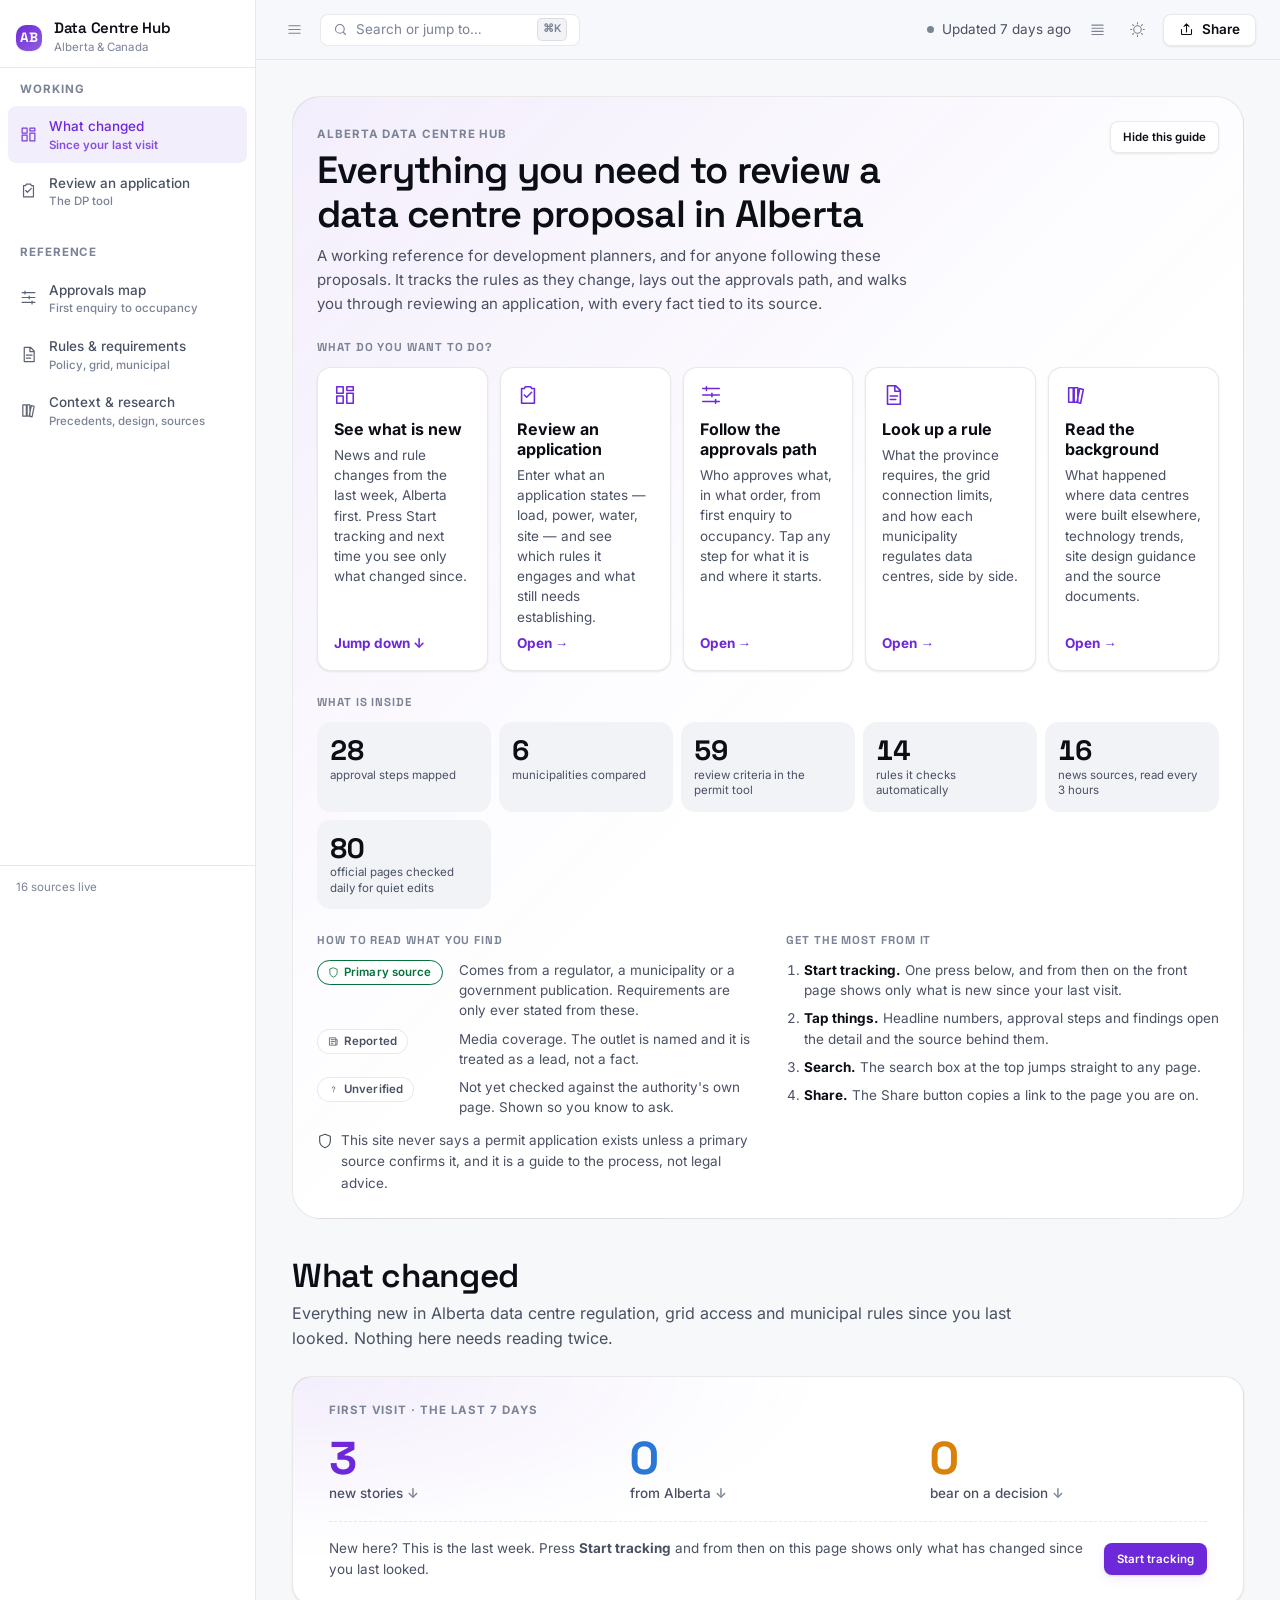
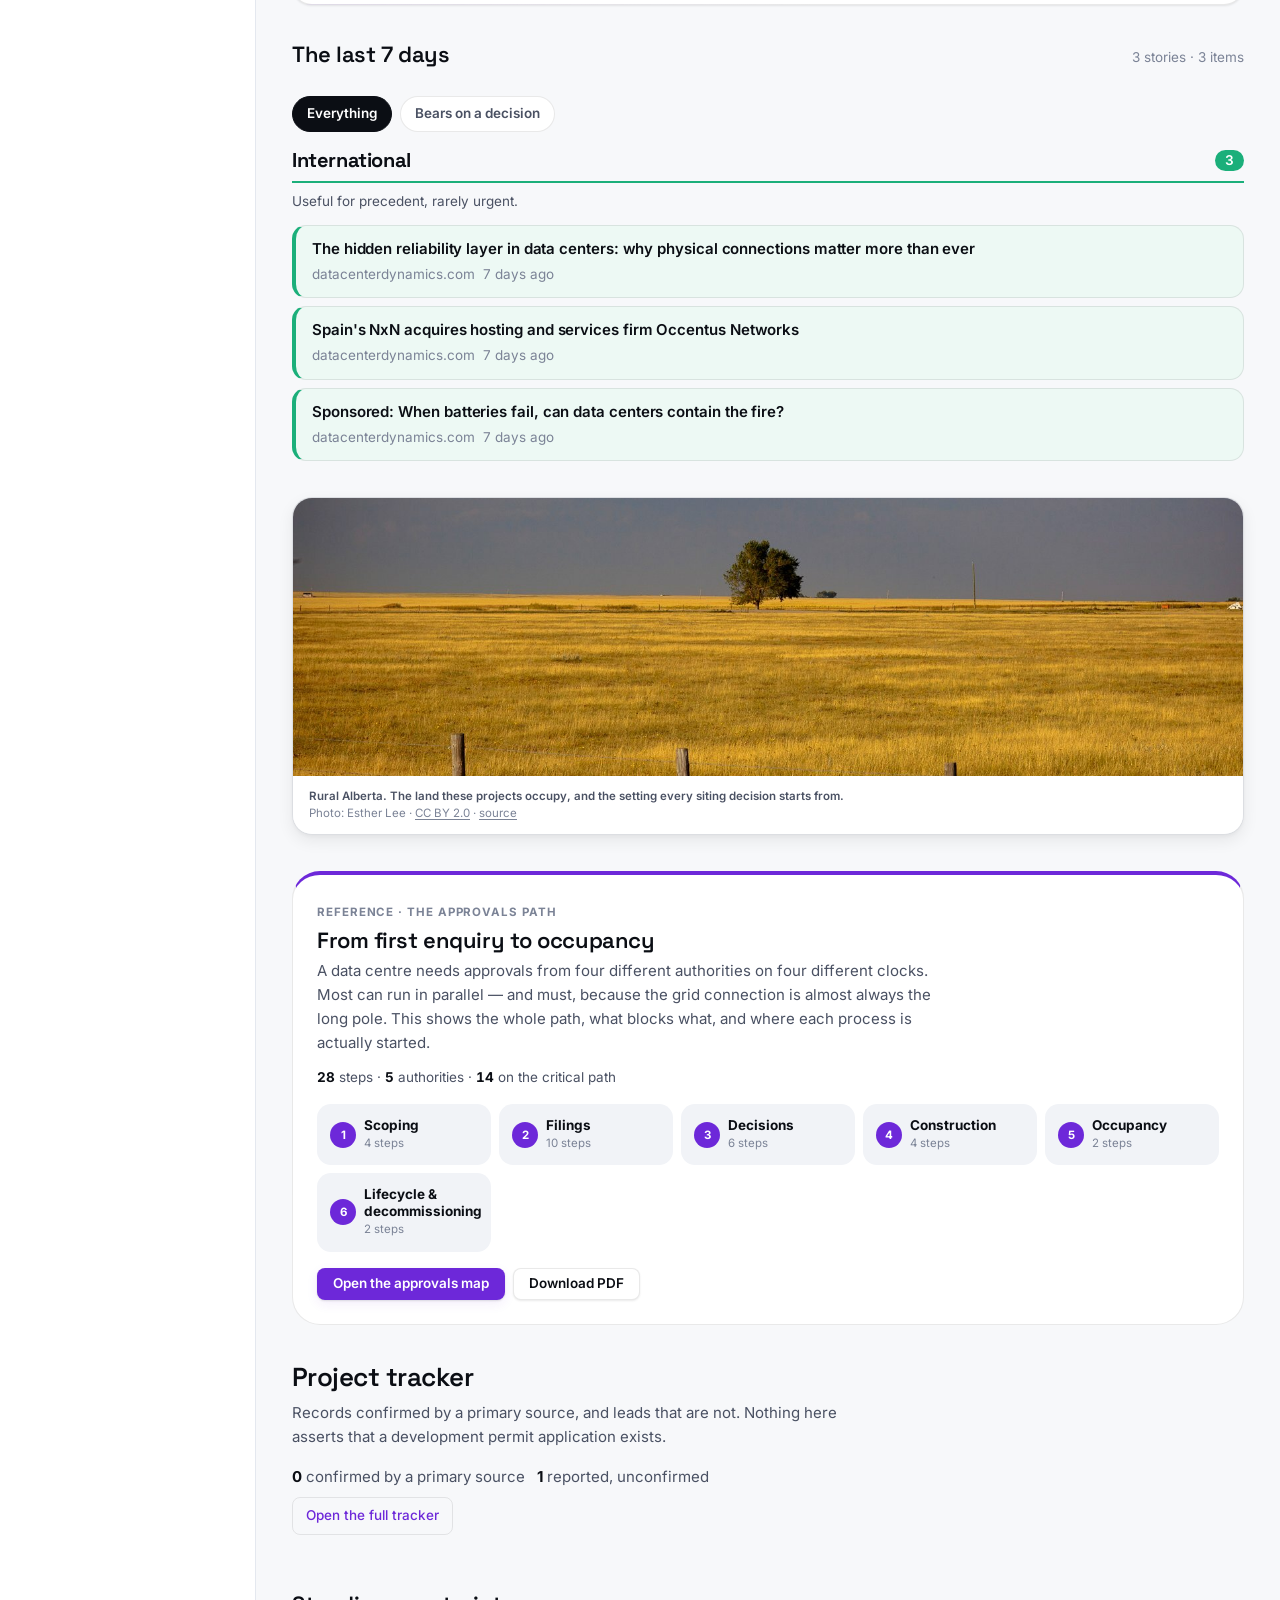
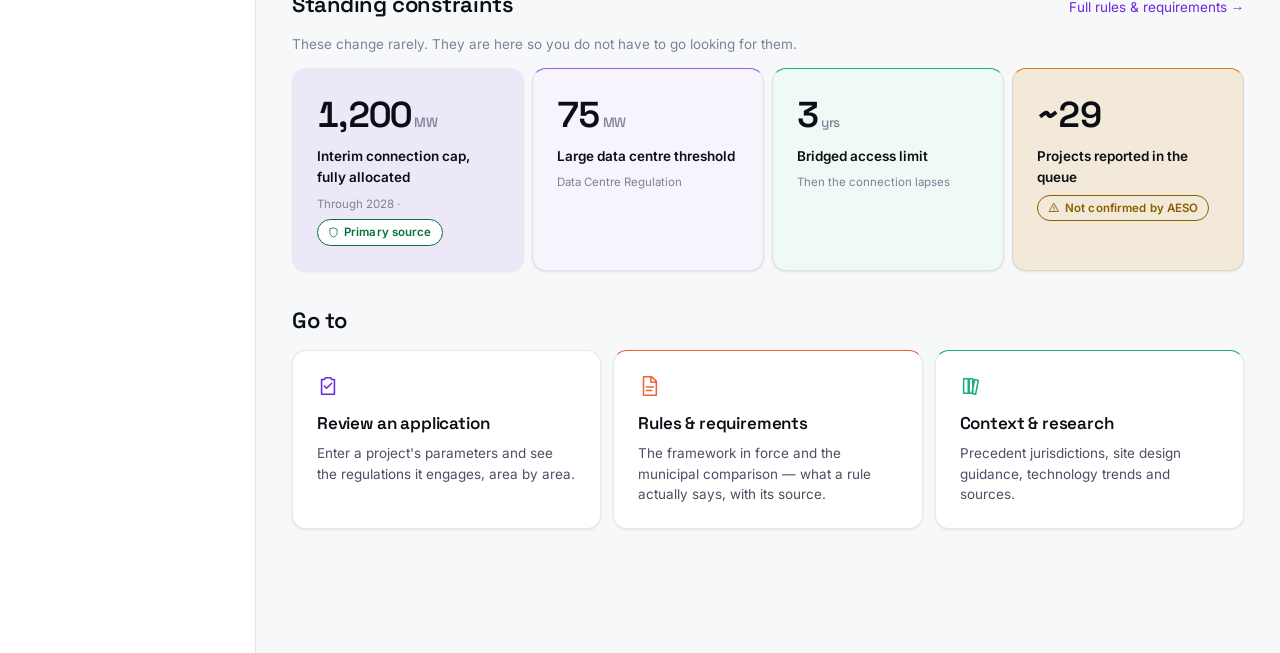
<file: site/index.html>
<!doctype html>
<html lang="en-CA">
<head>
<meta charset="utf-8">
<meta name="viewport" content="width=device-width, initial-scale=1">
<title>Alberta Data Centre Hub — rules, approvals and permit review</title>
<meta name="description" content="A working reference for reviewing data centre proposals in Alberta: what changed in the rules, the approvals path from first enquiry to occupancy, and a development permit review tool. Every fact tied to its source.">
<link rel="stylesheet" href="assets/fonts.css">
<link rel="stylesheet" href="assets/tokens.css">
<link rel="stylesheet" href="assets/style.css">
<link rel="icon" href="data:image/svg+xml,<svg xmlns='http://www.w3.org/2000/svg' viewBox='0 0 100 100'><rect width='100' height='100' rx='18' fill='%232a78d6'/><text y='70' x='50' text-anchor='middle' font-size='54' font-family='system-ui' font-weight='700' fill='white'>AB</text></svg>">
</head>
<body data-page="dashboard">
<a class="skip-link" href="#main">Skip to content</a>
<div class="app">
  <aside class="sidebar" id="sidebar"></aside>
  <div class="main">
    <header class="topbar" id="topbar"></header>
    <main class="content" id="main">

      <!-- What the site is, who it is for and how to use it. Open on a first
           visit, one line afterwards. Rendered by welcome.js. -->
      <section class="section" id="welcome-slot"></section>

      <div class="page-head" id="whats-new">
        <h2 class="page-title">What changed</h2>
        <p class="page-purpose">Everything new in Alberta data centre regulation, grid access and
           municipal rules since you last looked. Nothing here needs reading twice.</p>
      </div>

      <!-- Headline figures answer the page's question before anything else.
           Each figure links to the list it counts. -->
      <section class="section" id="digest-slot"></section>

      <!-- Anything that needs a decision or a look -->
      <section class="section" id="attention-slot"></section>

      <!-- The new items themselves. Nothing that is not news sits above this:
           the page is called "What changed", and on a phone the approvals map
           used to put six screens between that title and the first change. -->
      <section class="section" id="feed-slot"></section>

      <!-- The land at stake. Verified by eye; attribution rendered by photos.js. -->
      <div class="section" data-photo="hero" data-photo-hero></div>

      <!-- The approvals path as a summary card. The map itself is reference,
           not news, and lives on approvals.html. -->
      <section class="section" id="approvals-slot" data-ap-mode="compact"></section>

      <!-- Project tracker. projects.html redirects here. -->
      <section class="section subsection" id="tracker">
        <div class="subsection-head"><h2>Project tracker</h2></div>
        <p class="subsection-purpose">Records confirmed by a primary source, and leads that are
           not. Nothing here asserts that a development permit application exists.</p>
        <div id="tracker-summary"></div>
        <details class="tracker-details">
          <summary class="tracker-summary-toggle">Open the full tracker</summary>
<div class="notice">
        <strong>This page never asserts that a permit application exists.</strong> Only records confirmed
        against a primary source appear in the table below. Projects that exist only in media coverage are
        not restated as fact here — read them in the
        list of new items above, where the outlet is named and the item is badged as reported.
      </div>

      <div class="filterbar">
        <input class="search-input" id="q" type="search" placeholder="Search projects…" aria-label="Search projects">
        <span class="spacer"></span>
        <span class="small muted" id="count"></span>
      </div>

      <div class="table-wrap section">
        <table class="data responsive-cards" id="proj">
          <thead>
            <tr>
              <th class="sortable">Name</th>
              <th class="sortable">Record type</th>
              <th class="sortable">Municipality</th>
              <th class="sortable num">Capacity (MW)</th>
              <th class="sortable">Stage</th>
              <th>Source</th>
            </tr>
          </thead>
          <tbody id="proj-body"></tbody>
        </table>
      </div>

      <section class="section" id="detail-section">
        <div class="section-head"><h3>Record detail</h3></div>
        <div class="grid grid-2" id="projects-detail-slot"></div>
      </section>

      <section class="section">
        <div class="section-head">
          <h3>Reported — unconfirmed</h3>
          <span class="section-note">Kept visually separate, and never mixed into the table above</span>
        </div>
        <div class="card"><div id="reported-slot"></div></div>
      </section>

      <section class="section">
        <div class="section-head">
          <h3>Latest project coverage</h3>
          <span class="section-note">Auto-filtered from the live feed — treat as leads, not confirmations</span>
        </div>
        <div class="card"><div id="projects-live-slot"><div class="empty-state">Loading…</div></div></div>
      </section>
        </details>
      </section>

      <!-- Standing facts that do not change often, kept small on purpose -->
      <section class="section" id="standing-slot"></section>

      <!-- Where to go next -->
      <section class="section" id="next-slot"></section>

    </main>
  </div>
</div>

<div class="sq-scrim" id="ap-scrim" hidden></div>
<aside class="sq-drawer" id="ap-drawer" role="dialog" aria-modal="true"
       aria-labelledby="ap-drawer-title" hidden></aside>

<script src="assets/app.js"></script>
<script src="assets/charts.js"></script>
<script src="assets/figures.js"></script>
<script src="assets/photos.js"></script>
<script src="assets/approvals.js"></script>
<script src="assets/welcome.js"></script>
<script src="assets/whatchanged.js"></script>
<script src="assets/page-projects.js"></script>
</body>
</html>
</file>
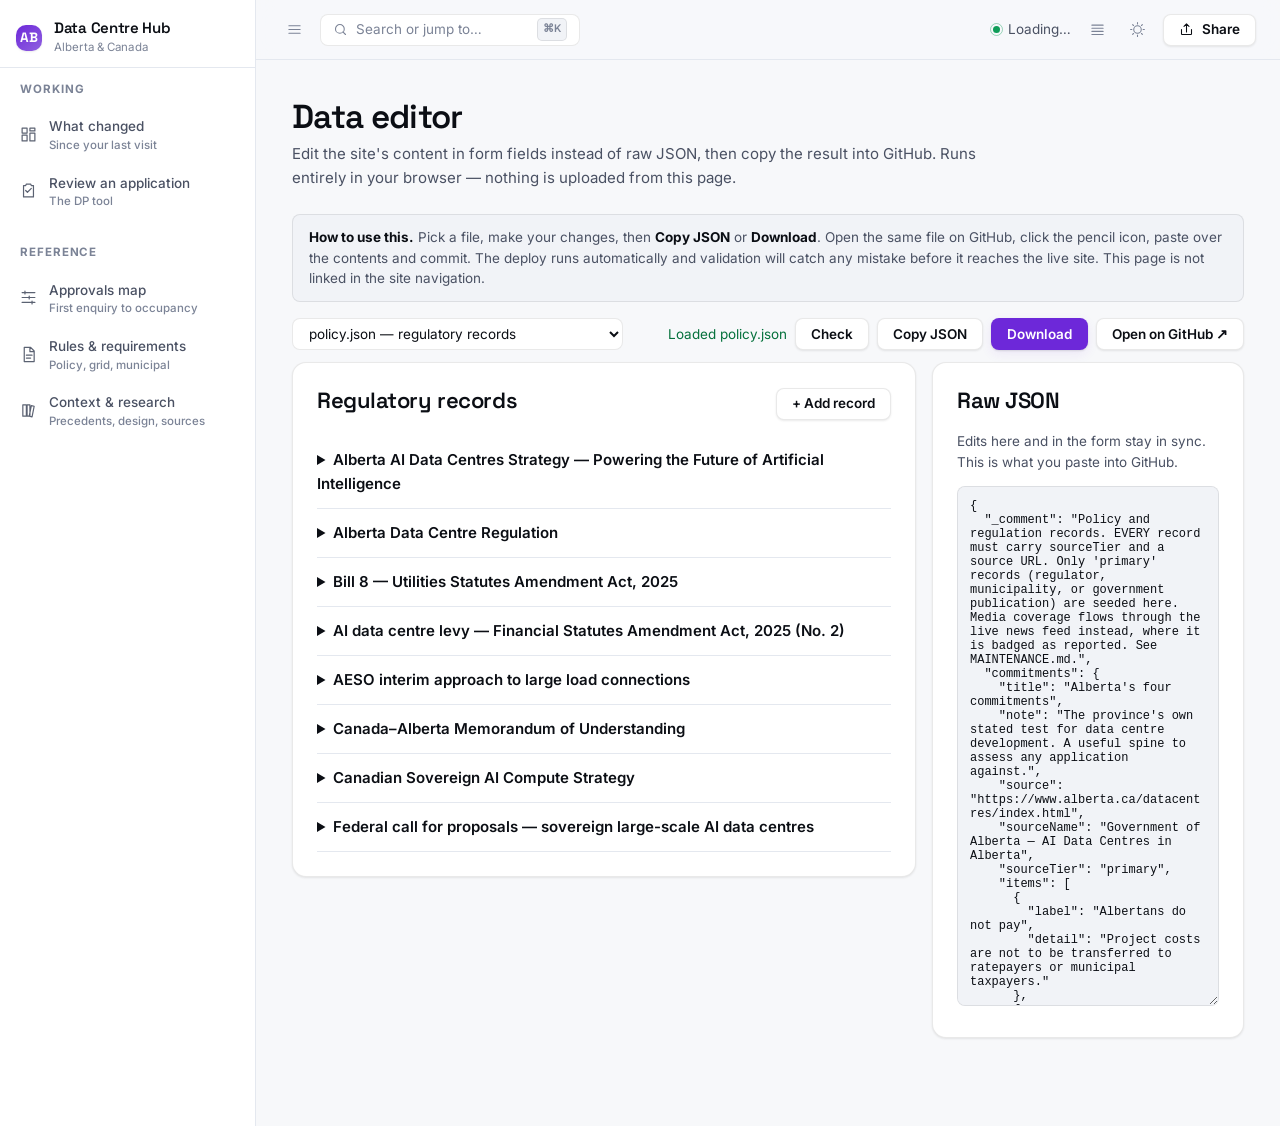
<file: site/admin.html>
<!doctype html>
<html lang="en-CA">
<head>
<meta charset="utf-8">
<meta name="viewport" content="width=device-width, initial-scale=1">
<meta name="robots" content="noindex">
<title>Data editor — Alberta Data Centre Hub</title>
<link rel="stylesheet" href="assets/fonts.css">
<link rel="stylesheet" href="assets/tokens.css">
<link rel="stylesheet" href="assets/style.css">
<link rel="icon" href="data:image/svg+xml,<svg xmlns='http://www.w3.org/2000/svg' viewBox='0 0 100 100'><rect width='100' height='100' rx='18' fill='%232a78d6'/><text y='70' x='50' text-anchor='middle' font-size='54' font-family='system-ui' font-weight='700' fill='white'>AB</text></svg>">
</head>
<body data-page="admin">
<a class="skip-link" href="#main">Skip to content</a>
<div class="app">
  <aside class="sidebar" id="sidebar"></aside>
  <div class="main">
    <header class="topbar" id="topbar"></header>
    <main class="content" id="main">

      <div class="page-head">
        <h1>Data editor</h1>
        <p>Edit the site's content in form fields instead of raw JSON, then copy the result into GitHub.
           Runs entirely in your browser — nothing is uploaded from this page.</p>
      </div>

      <div class="notice">
        <strong>How to use this.</strong> Pick a file, make your changes, then
        <strong>Copy JSON</strong> or <strong>Download</strong>. Open the same file on GitHub, click the
        pencil icon, paste over the contents and commit. The deploy runs automatically and validation will
        catch any mistake before it reaches the live site.
        This page is not linked in the site navigation.
      </div>

      <div class="filterbar">
        <select class="select-input" id="file-select" aria-label="Choose a data file">
          <option value="policy">policy.json — regulatory records</option>
          <option value="municipalities">municipalities.json — municipal matrix</option>
          <option value="projects">projects.json — project tracker</option>
          <option value="sources">sources.json — feeds and watched pages</option>
          <option value="library">library.json — reference links</option>
          <option value="grid">grid.json — dashboard figures</option>
          <option value="tech">tech.json — technology trends</option>
          <option value="precedents">precedents.json — precedents and research</option>
          <option value="checklist">checklist.json — DP review criteria</option>
        </select>
        <span class="spacer"></span>
        <span class="small" id="status"></span>
        <button class="btn" id="validate">Check</button>
        <button class="btn" id="copy">Copy JSON</button>
        <button class="btn btn-primary" id="download">Download</button>
        <a class="btn" id="gh-link" target="_blank" rel="noopener">Open on GitHub ↗</a>
      </div>

      <div class="grid grid-main-aside">
        <div class="card">
          <div class="card-head"><h2 id="editor-title">Records</h2>
            <div class="card-action"><button class="btn" id="add-record">+ Add record</button></div></div>
          <div id="form-slot"></div>
        </div>
        <div class="card">
          <div class="card-head"><h2>Raw JSON</h2></div>
          <p class="small secondary">Edits here and in the form stay in sync. This is what you paste
             into GitHub.</p>
          <textarea id="raw" spellcheck="false"
                    style="width:100%;min-height:520px;font-family:ui-monospace,monospace;font-size:12px;
                           padding:var(--s-3);border:1px solid var(--border);border-radius:var(--r-chip);
                           background:var(--surface-sunken);color:var(--ink);resize:vertical"></textarea>
        </div>
      </div>

    </main>
  </div>
</div>

<script src="assets/app.js"></script>
<script src="assets/admin.js"></script>
</body>
</html>
</file>
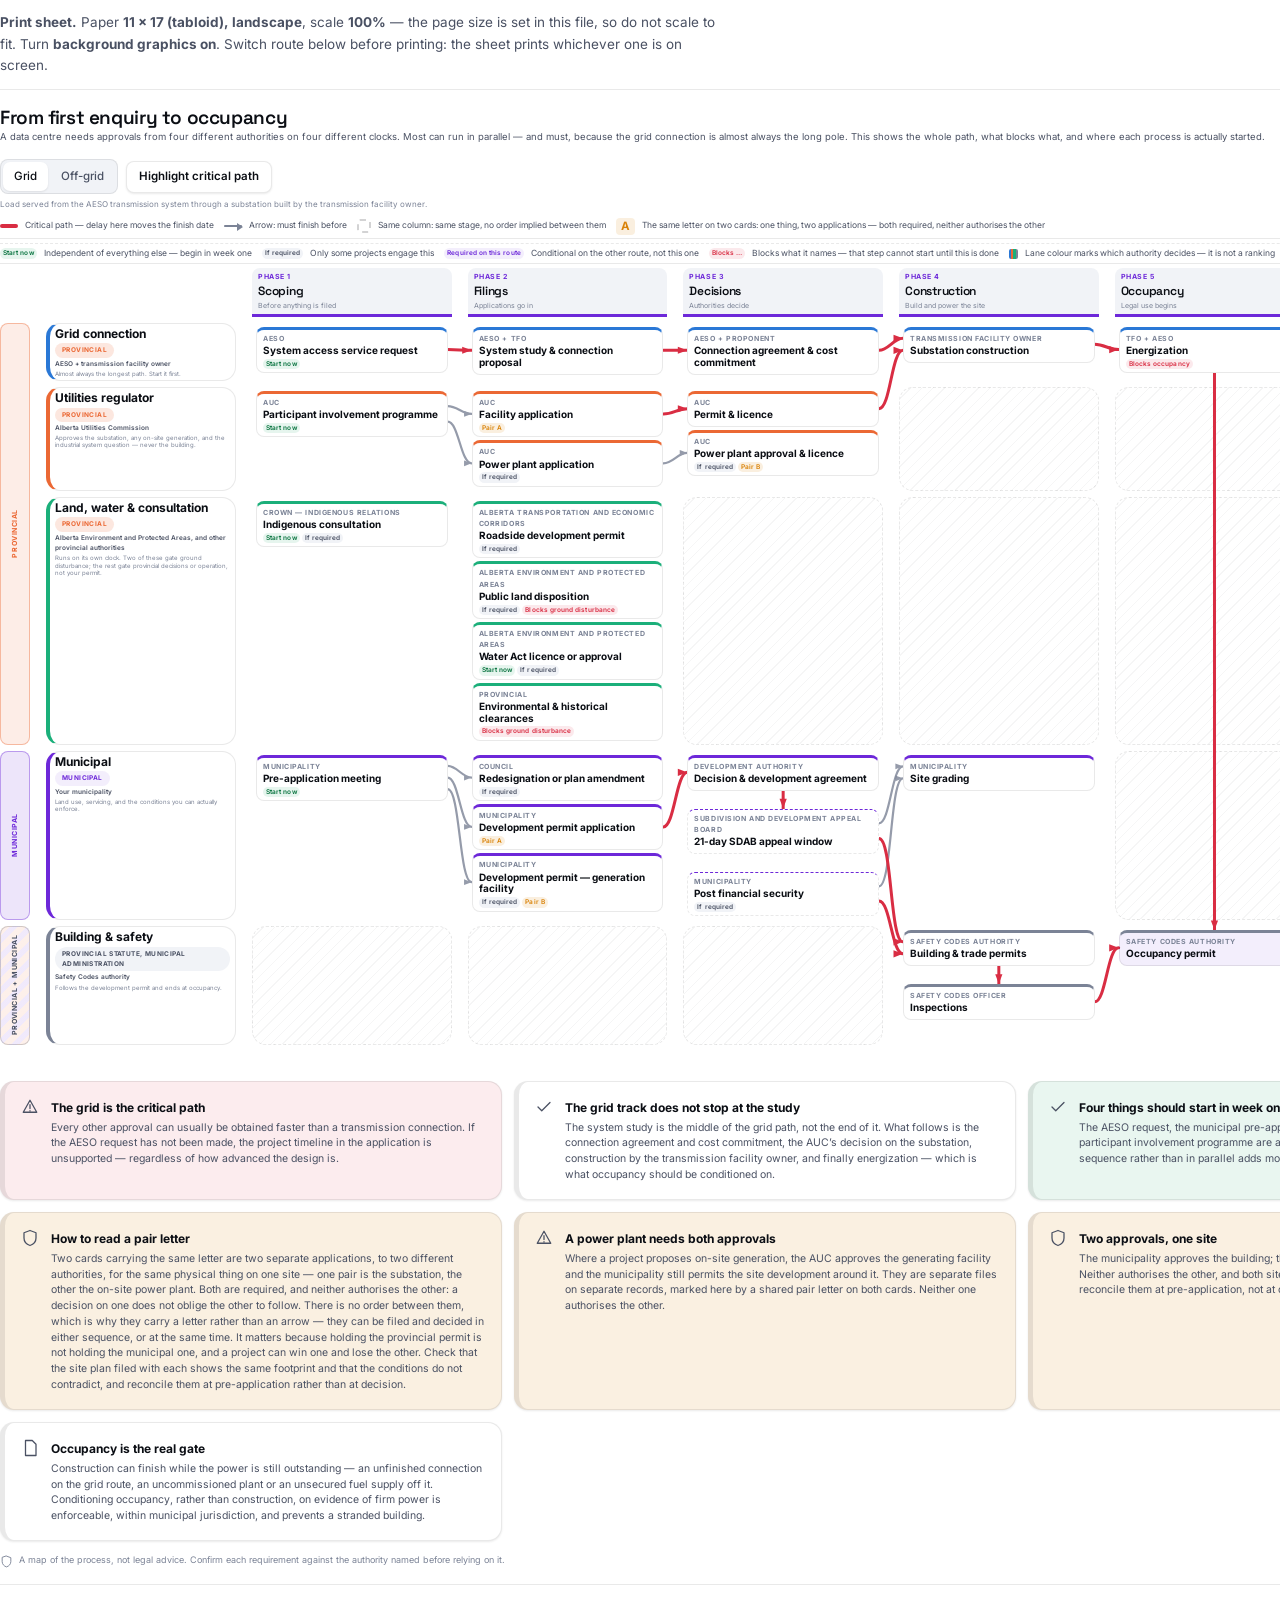
<file: site/approvals-print.html>
<!doctype html>
<html lang="en-CA">
<head>
<meta charset="utf-8">
<meta name="viewport" content="width=device-width, initial-scale=1">
<title>Approvals path — print sheet</title>
<meta name="description" content="The Alberta data centre approvals path, laid out to print on 11×17 (tabloid) paper.">
<meta name="robots" content="noindex">
<link rel="stylesheet" href="assets/fonts.css">
<link rel="stylesheet" href="assets/tokens.css">
<link rel="stylesheet" href="assets/style.css">
<link rel="icon" href="data:image/svg+xml,<svg xmlns='http://www.w3.org/2000/svg' viewBox='0 0 100 100'><rect width='100' height='100' rx='18' fill='%232a78d6'/><text y='70' x='50' text-anchor='middle' font-size='54' font-family='system-ui' font-weight='700' fill='white'>AB</text></svg>">
<style>
/* =============================================================================
   A FIXED ARTBOARD, NOT A RESPONSIVE PAGE.

   The connectors are computed from where the browser actually put the cards.
   That is what makes them true — and it is also why this page must not reflow
   between the screen and the paper. The first version of this sheet shrank the
   type inside `@media print`; the grid re-laid out, the arrows did not, and the
   PDF came out with arrowheads pointing into empty cells.

   So the sheet is sized once, in pixels, to the printable area of the paper,
   and `@media print` changes nothing that has a size. What you see is what
   prints, because it is the same layout.

   1530px maps onto the 16.2in printable width of 17x11in at 10mm margins, so
   1px on screen is 0.76pt on paper: an 11px card title prints at about 8.4pt.
   ========================================================================== */

@page { size: 17in 11in; margin: 10mm; }   /* tabloid, landscape */

:root { --sheet-w: 1530px; }

.sheet-wrap { overflow-x: auto; }          /* only the viewport scrolls */
.sheet {
  width: var(--sheet-w);
  margin: 0 auto;
  padding: 0 0 var(--s-4);
  background: var(--surface);
}
.sheet-bar {
  display: flex; align-items: center; justify-content: space-between;
  gap: var(--s-3); flex-wrap: wrap;
  margin-bottom: var(--s-4); padding: var(--s-3) 0;
  border-bottom: 1px solid var(--border);
}
.sheet-bar p { margin: 0; color: var(--ink-secondary); font-size: var(--t-small); max-width: 80ch; }
.sheet-foot {
  margin-top: var(--s-4); padding-top: var(--s-3);
  border-top: 1px solid var(--border);
  color: var(--ink-muted); font-size: 9px;
  display: flex; justify-content: space-between; gap: var(--s-3);
}

/* A printed sheet is a fixed artefact, so it commits to the light palette in
   both themes rather than handing someone a black rectangle. The attribute is
   set after load, because the shared theme toggle reads localStorage on init. */
body { background: var(--page); }

/* Already on the print sheet — the link would only reopen it. */
#ap-print, #ap-download { display: none; }
.sheet-actions { display: flex; gap: var(--s-2); align-items: center; }

/* --- the artboard scale, applied on screen and on paper alike -------------- */
.sheet .ap-scroll { overflow: visible; }
.sheet .ap-grid { min-width: 0; gap: 6px 16px; }

.sheet .ap-head { margin-bottom: 4px; }
.sheet .ap-title { font-size: 19px; margin-bottom: 1px; }
.sheet .ap-intro { font-size: 9.5px; line-height: 1.35; max-width: 1300px; }
.sheet .ap-route-note { font-size: 8px; margin: 1px 0 4px; max-width: 1300px; }
.sheet .ap-legend { font-size: 8.5px; gap: 10px; margin: 0 0 4px; padding: 3px 0; }

.sheet .ap-phase { padding: 3px 6px; }
.sheet .ap-phase-label { font-size: 7px; }
.sheet .ap-phase-name { font-size: 12px; }
.sheet .ap-phase-sub { font-size: 7px; }

.sheet .ap-lane-head { padding: 3px 5px; gap: 0; }
.sheet .ap-lane-label { font-size: 12px; }
.sheet .ap-lane-level, .sheet .ap-lane-body { font-size: 6.5px; }
.sheet .ap-lane-note { font-size: 6px; line-height: 1.2; margin-top: 1px; }
.sheet .ap-level-text { font-size: 7px; }

.sheet .ap-cell { padding: 3px; gap: 3px; }
/* A cell whose two cards have a dependency between them needs room for the
   arrow; at 6px it printed as a stub with a head wider than the line. */
.sheet .ap-cell.is-linked { gap: 18px; }
.sheet .ap-node { padding: 3px 6px; gap: 1px; box-shadow: none; }
.sheet .ap-node:hover { transform: none; box-shadow: none; }
.sheet .ap-node-authority { font-size: 7px; }
.sheet .ap-node-title { font-size: 10px; line-height: 1.18; }
.sheet .ap-tag { font-size: 6.5px; padding: 0 3px; }
.sheet .ap-node-badges { gap: 2px; margin-top: 1px; }

/* Thicker than on screen: a 1.6px hairline survives a screen and disappears
   into a laser printer's dithering. */
.sheet .ap-wire { stroke-width: 2.2; opacity: .8; }
.sheet .ap-wire.is-critical { stroke-width: 3; opacity: 1; }
.sheet .ap-pair { stroke-width: 2; }

.sheet .ap-insights { grid-template-columns: repeat(3, 1fr); gap: var(--s-3); }
/* On screen a 13% tint reads; on paper it disappears. The notes are the second
   sheet, so nothing here can disturb the connector geometry on the first. */
.sheet .ap-insight { border-left-width: 5px; }
.sheet .ap-insight-critical { background: color-mix(in srgb, var(--status-critical) 9%, #fff); }
.sheet .ap-insight-good     { background: color-mix(in srgb, var(--status-good) 9%, #fff); }
.sheet .ap-insight-warning  { background: color-mix(in srgb, var(--status-warning) 12%, #fff); }
.sheet .ap-insight-text { font-size: 10.5px; line-height: 1.5; }
.sheet .ap-insight-title { font-size: 12px; }
.sheet .ap-caution { font-size: 9px; margin-top: var(--s-3); }

/* --- print: hide the toolbar and break the page. Nothing that has a size. --- */
@media print {
  .sheet-bar, .no-print { display: none !important; }
  .sheet-wrap { overflow: visible; }
  /* Sheet two: the notes the boxes cannot carry. */
  .ap-insights { break-before: page; }
  .ap-insight, .ap-caution, .sheet-foot { break-inside: avoid; }
}
</style>
</head>
<body data-page="print">
<div class="sheet-wrap">
<div class="sheet">

  <div class="sheet-bar">
    <p><strong>Print sheet.</strong> Paper <strong>11&nbsp;×&nbsp;17 (tabloid), landscape</strong>,
       scale <strong>100%</strong> — the page size is set in this file, so do not scale to fit.
       Turn <strong>background graphics on</strong>. Switch route below before printing:
       the sheet prints whichever one is on screen.</p>
    <span class="sheet-actions">
      <a class="btn btn-small" id="sheet-pdf" download>Download PDF</a>
      <button class="btn btn-primary" id="do-print">Print</button>
    </span>
  </div>

  <section id="approvals-slot"></section>

  <div class="sheet-foot">
    <span>Alberta Data Centre Hub — approvals path</span>
    <span id="printed-on"></span>
  </div>

</div>
</div>

<div class="sq-scrim" id="ap-scrim" hidden></div>
<aside class="sq-drawer" id="ap-drawer" role="dialog" aria-modal="true"
       aria-labelledby="ap-drawer-title" hidden></aside>

<script src="assets/app.js"></script>
<script src="assets/approvals.js"></script>
<script>
document.addEventListener('DOMContentLoaded', () => {
  document.documentElement.setAttribute('data-theme', 'light');
});
document.getElementById('do-print').addEventListener('click', () => window.print());
document.getElementById('printed-on').textContent =
  'Printed ' + new Date().toISOString().slice(0, 10);
// The pre-rendered file for whichever route this sheet is showing.
{
  const route = new URLSearchParams(location.search).get('route') === 'offgrid'
    ? 'off-grid' : 'grid-connected';
  document.getElementById('sheet-pdf').href =
    `downloads/alberta-data-centre-approvals-${route}.pdf`;
}
</script>
</body>
</html>
</file>
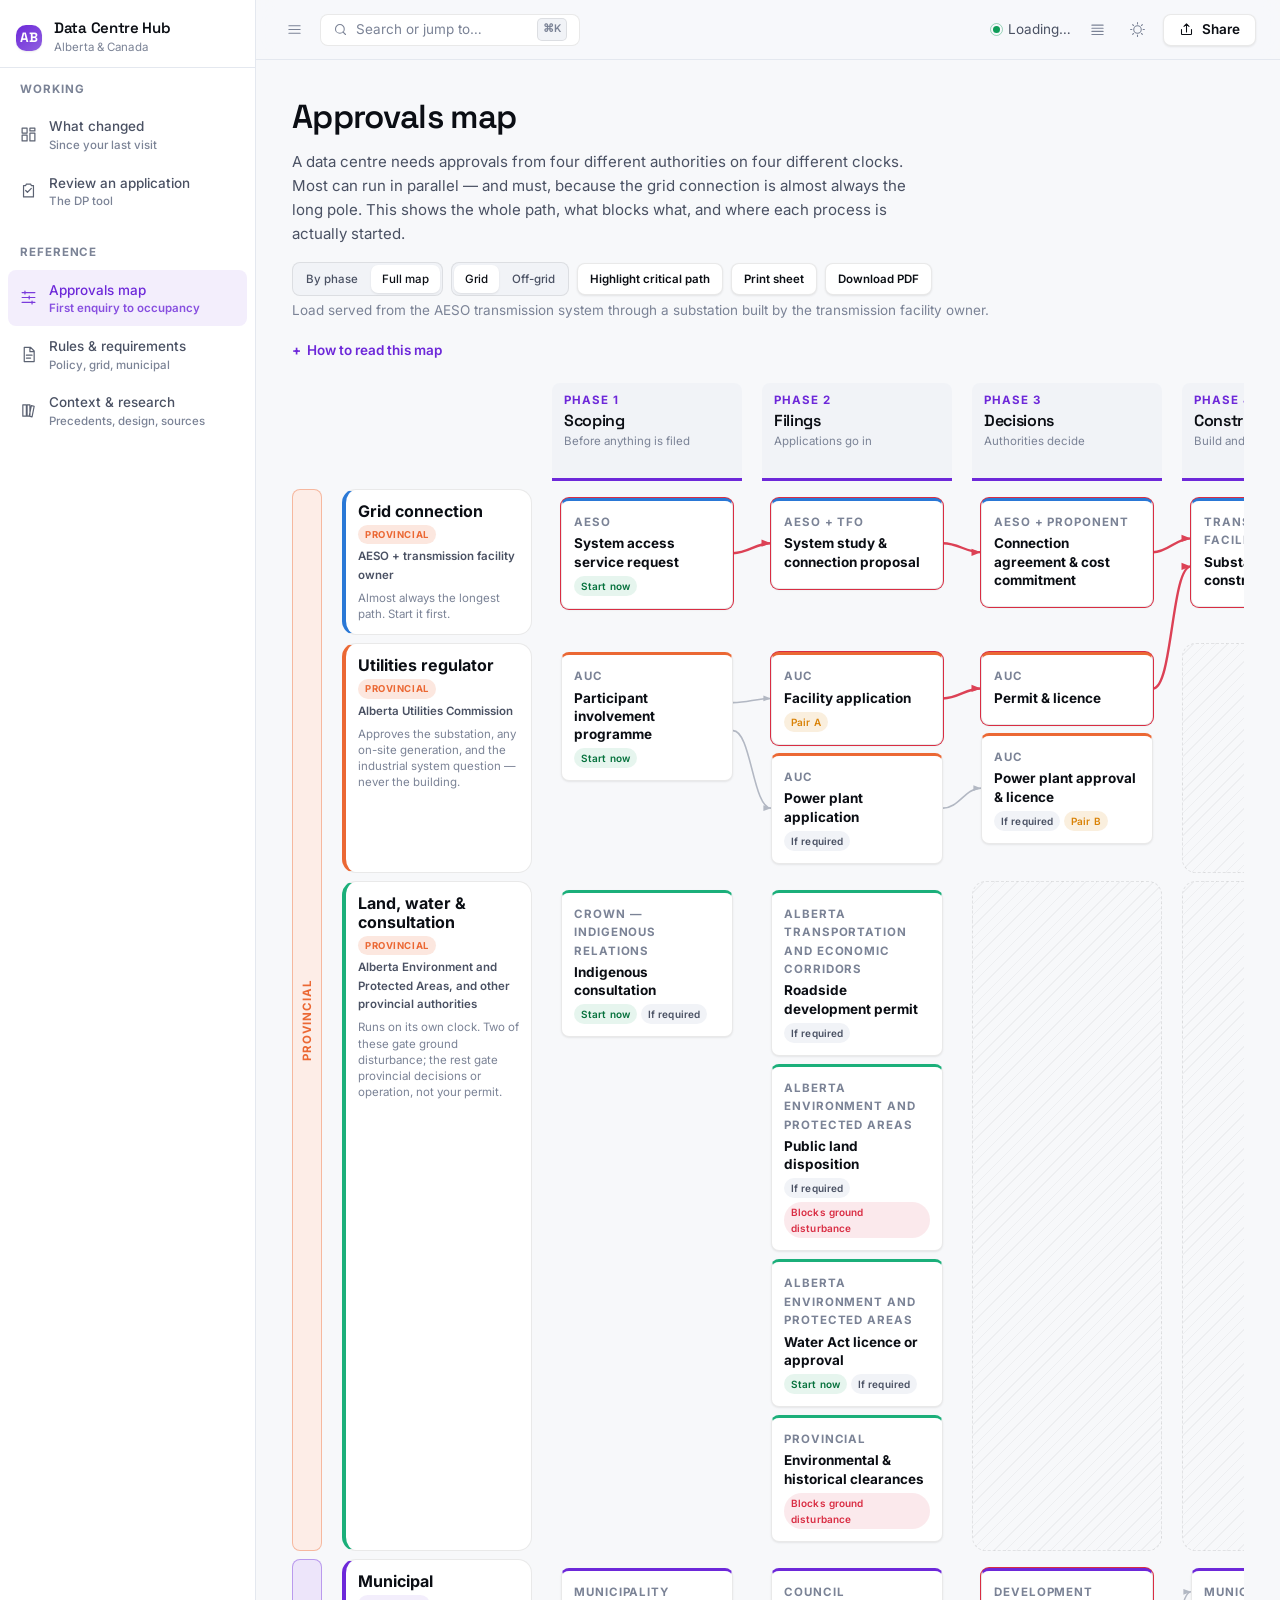
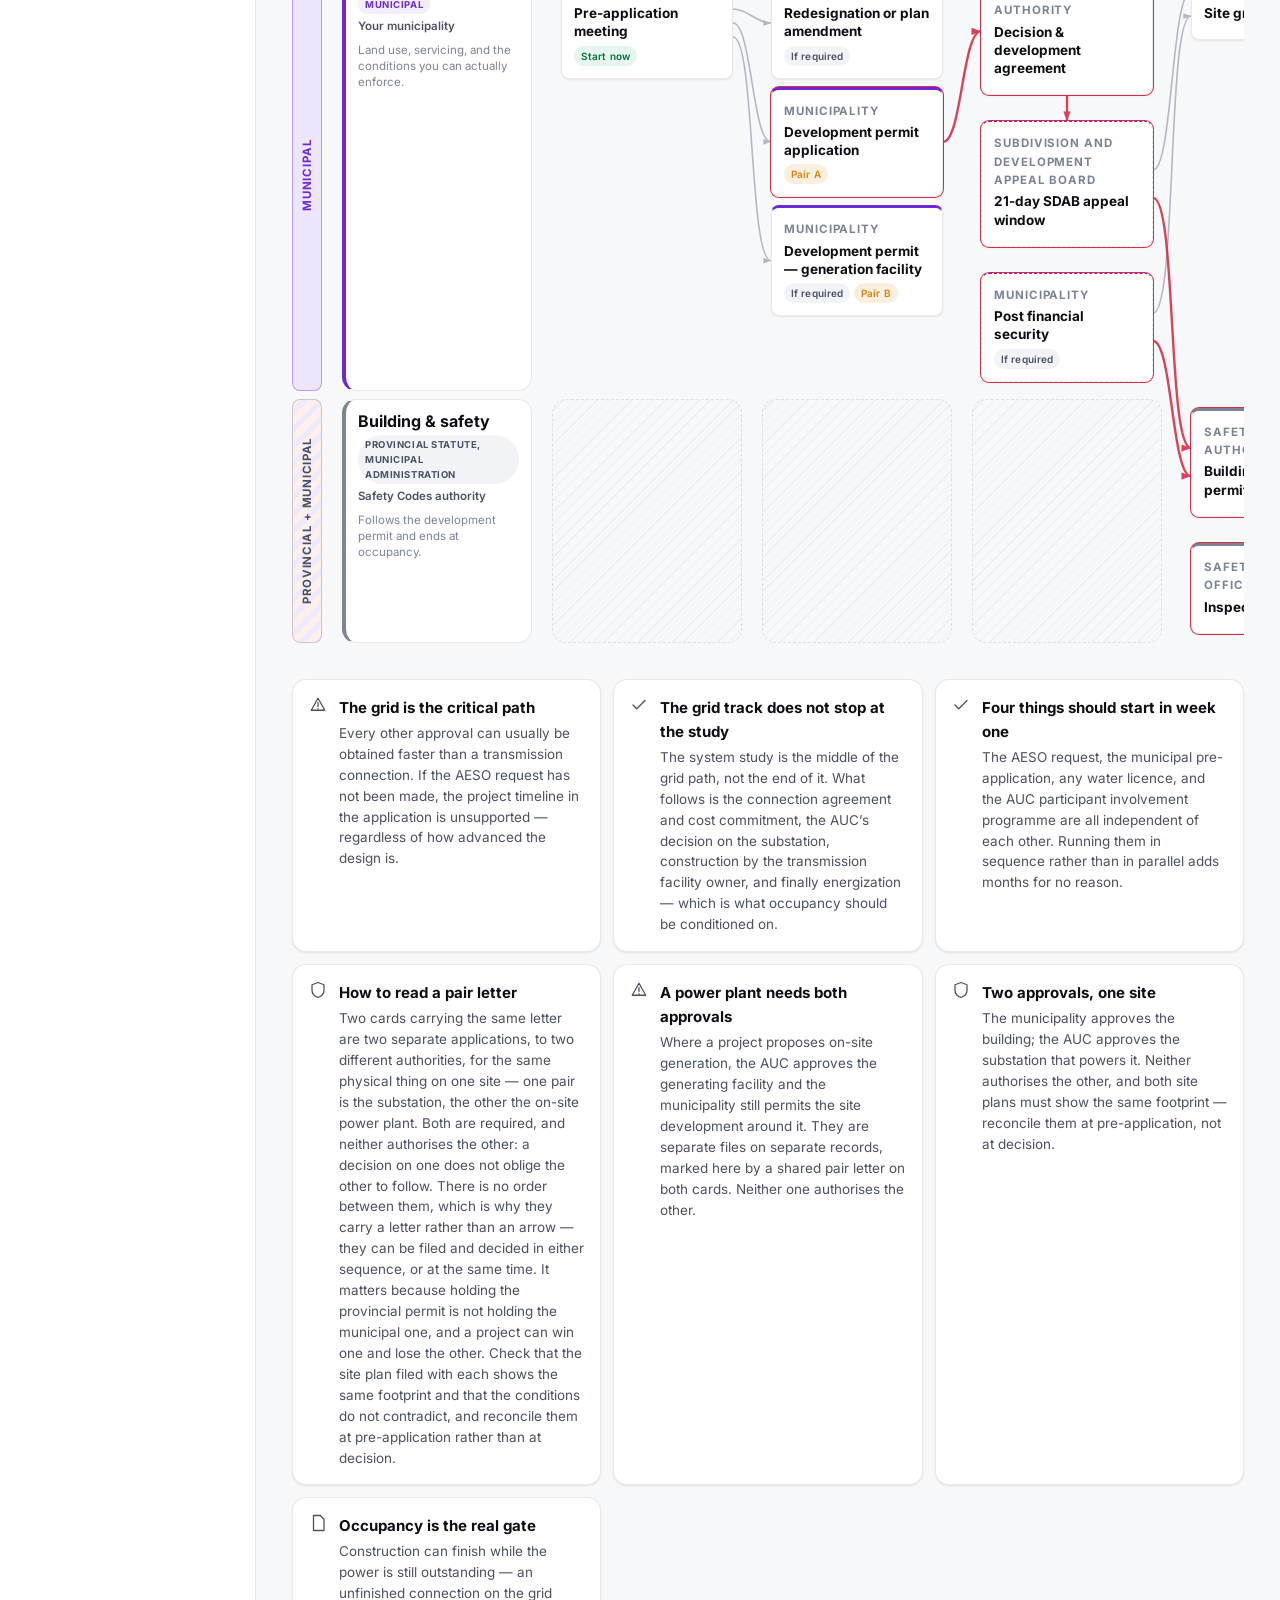
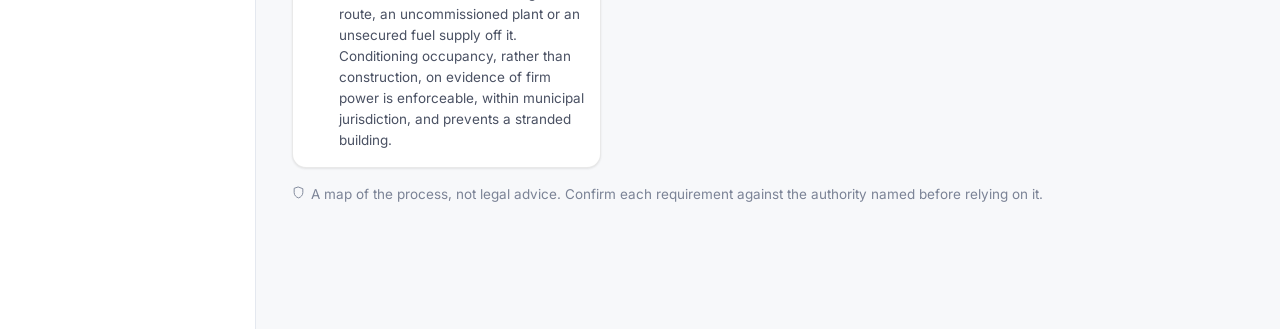
<file: site/approvals.html>
<!doctype html>
<html lang="en-CA">
<head>
<meta charset="utf-8">
<meta name="viewport" content="width=device-width, initial-scale=1">
<title>Approvals map — Alberta Data Centre Hub</title>
<meta name="description" content="Every approval an Alberta data centre needs, from first enquiry to occupancy: who decides, what runs in parallel, and what blocks what.">
<link rel="stylesheet" href="assets/fonts.css">
<link rel="stylesheet" href="assets/tokens.css">
<link rel="stylesheet" href="assets/style.css">
<link rel="icon" href="data:image/svg+xml,<svg xmlns='http://www.w3.org/2000/svg' viewBox='0 0 100 100'><rect width='100' height='100' rx='18' fill='%232a78d6'/><text y='70' x='50' text-anchor='middle' font-size='54' font-family='system-ui' font-weight='700' fill='white'>AB</text></svg>">
</head>
<body data-page="approvals">
<a class="skip-link" href="#main">Skip to content</a>
<div class="app">
  <aside class="sidebar" id="sidebar"></aside>
  <div class="main">
    <header class="topbar" id="topbar"></header>
    <main class="content" id="main">

      <div class="page-head">
        <h1>Approvals map</h1>
      </div>

      <!-- Drawn by approvals.js from data/approvals.json. Narrow screens open
           phase by phase; the full matrix is one tap away. -->
      <section class="section" id="approvals-slot"></section>

    </main>
  </div>
</div>

<div class="sq-scrim" id="ap-scrim" hidden></div>
<aside class="sq-drawer" id="ap-drawer" role="dialog" aria-modal="true"
       aria-labelledby="ap-drawer-title" hidden></aside>

<script src="assets/app.js"></script>
<script src="assets/approvals.js"></script>
</body>
</html>
</file>
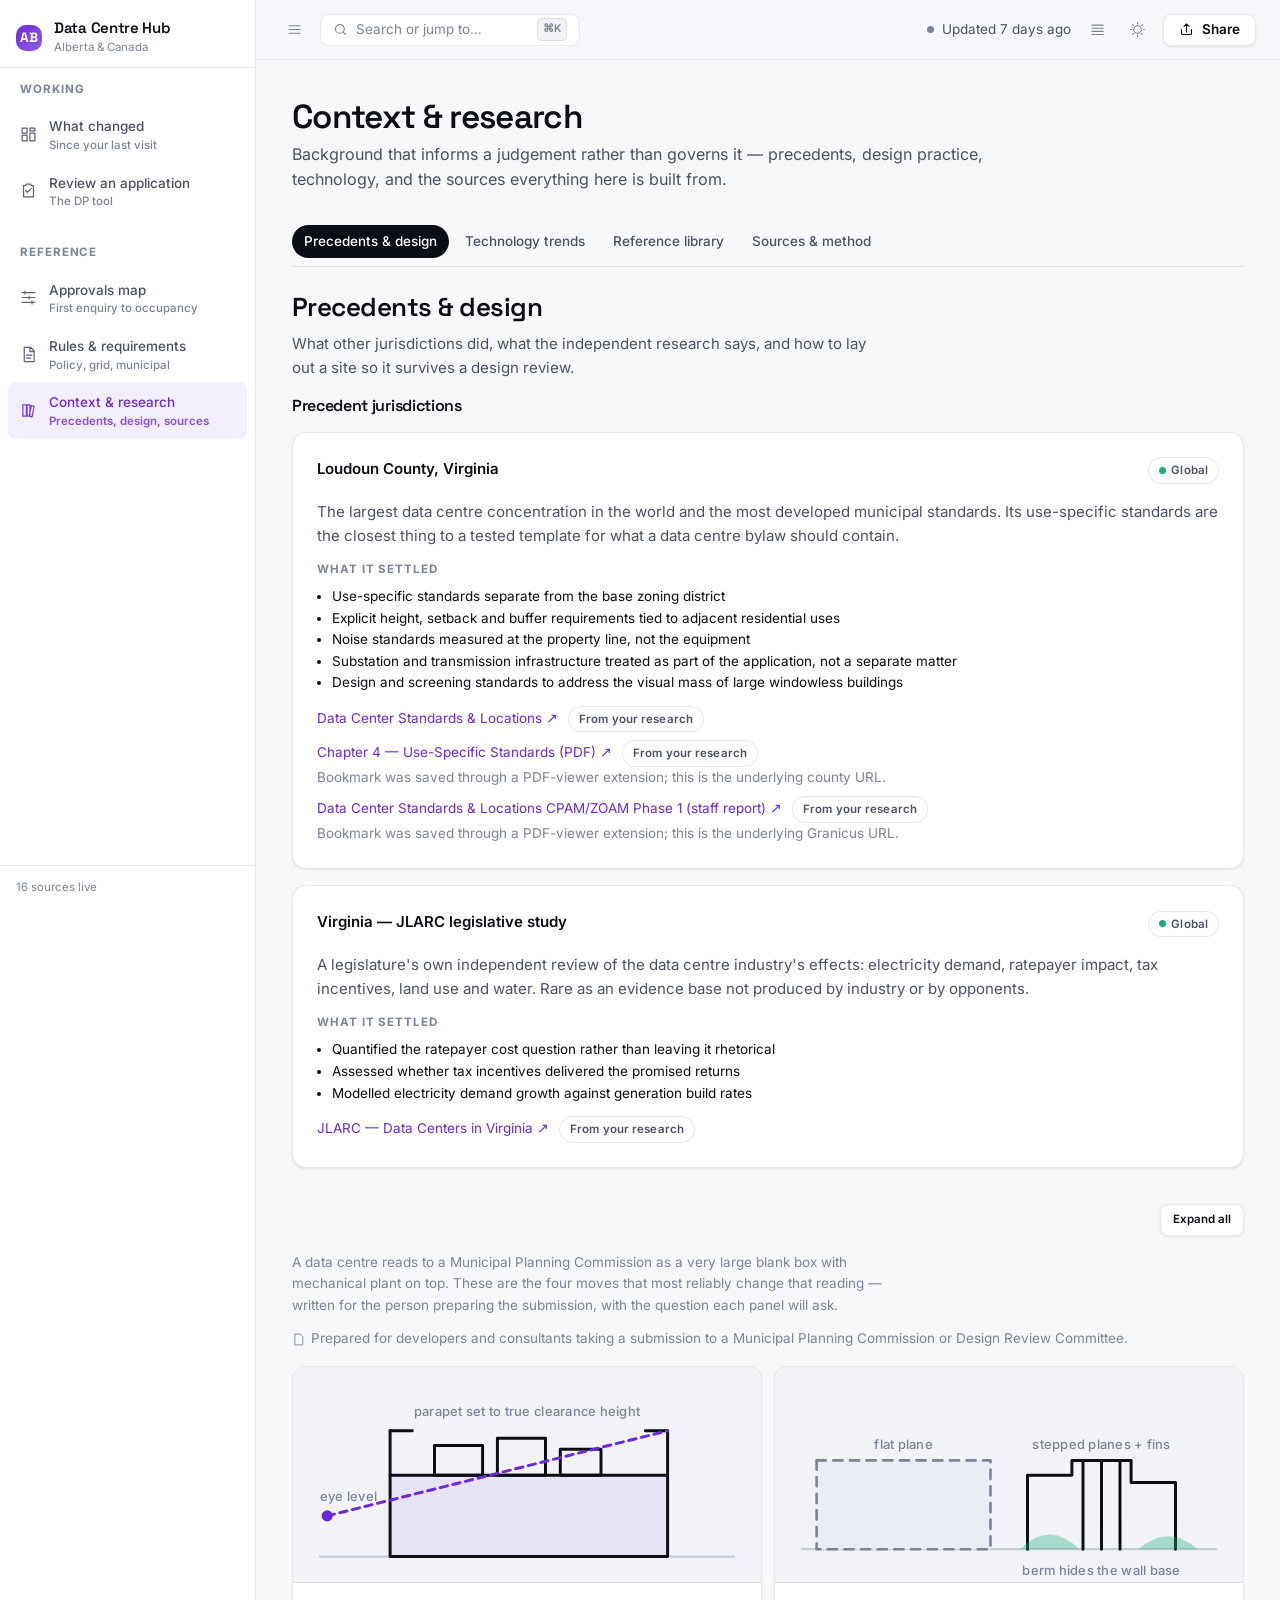
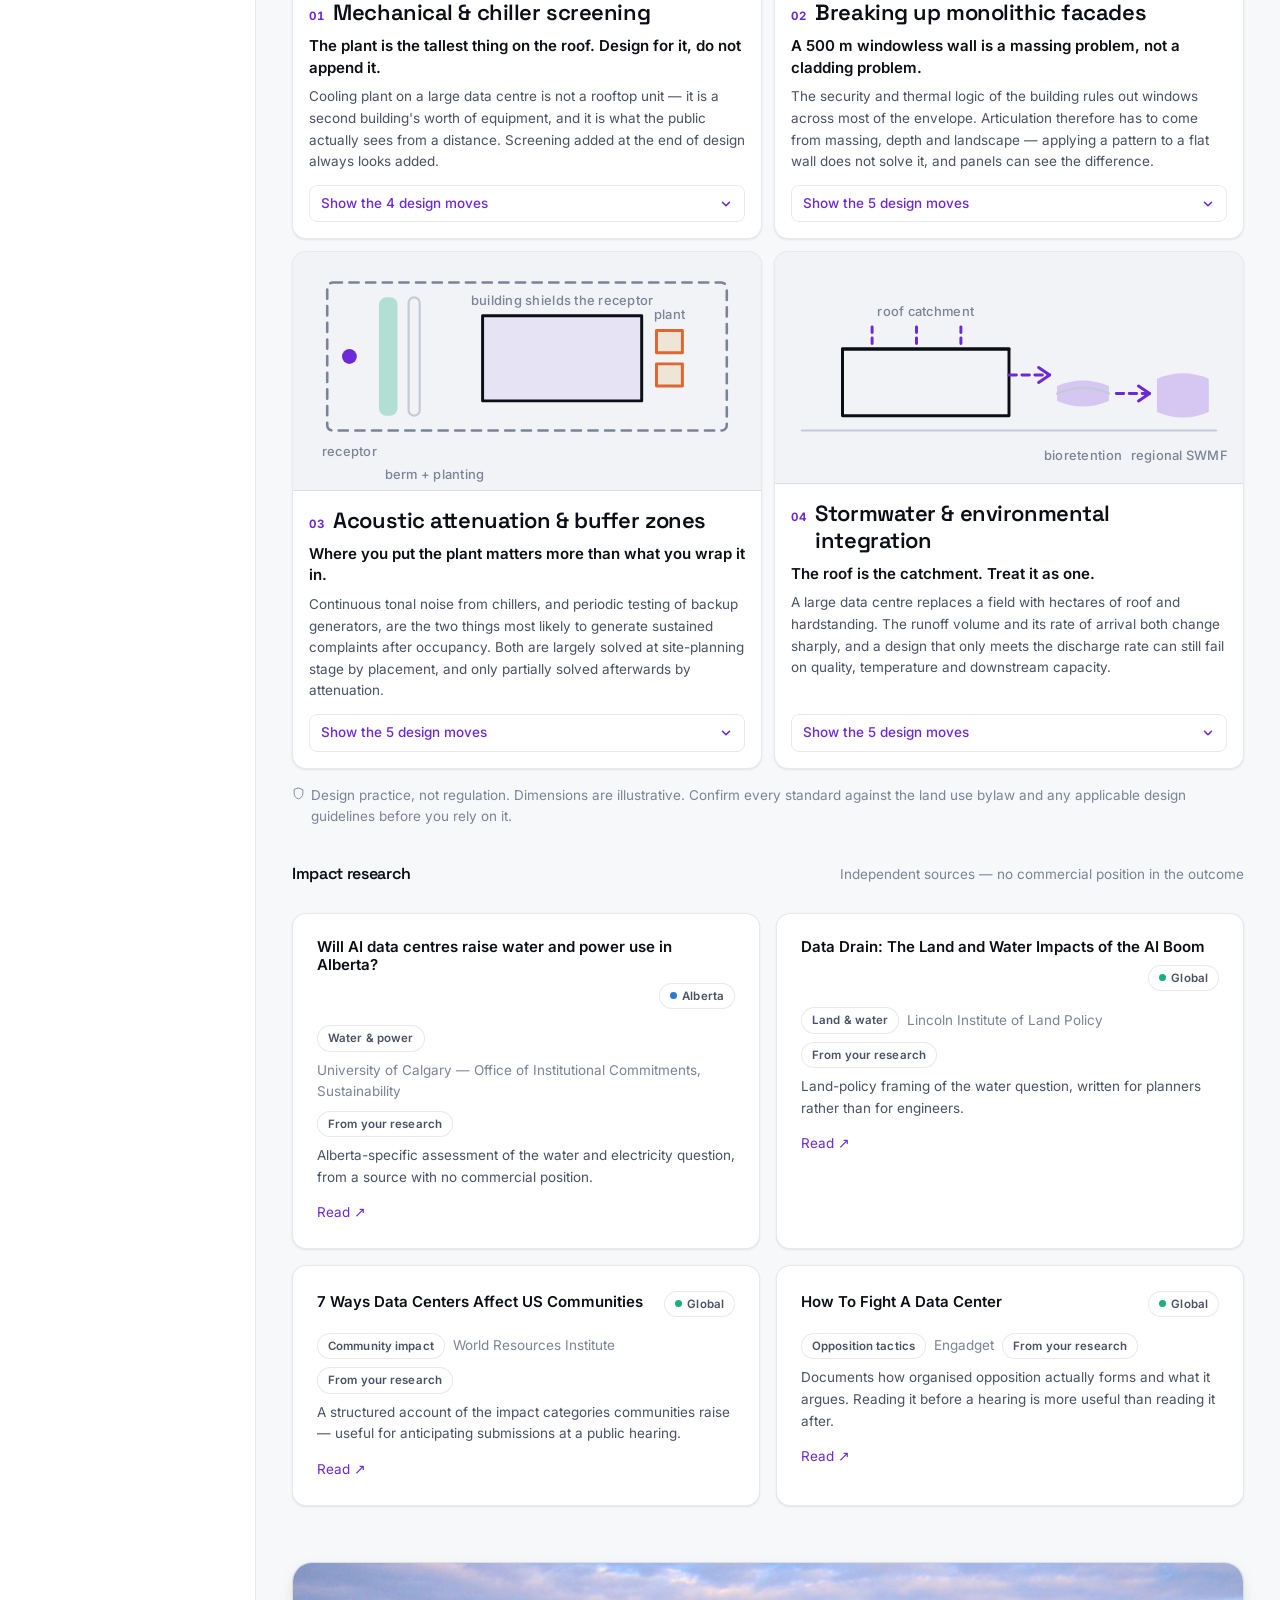
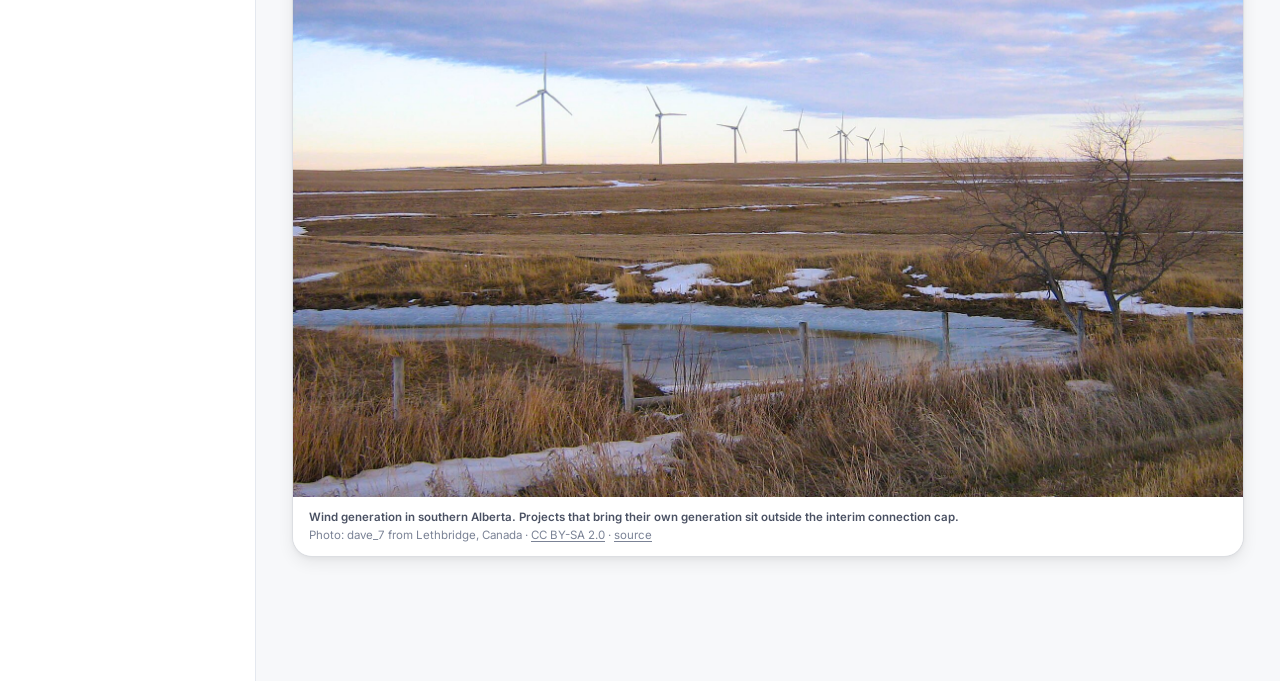
<file: site/context.html>
<!doctype html>
<html lang="en-CA">
<head>
<meta charset="utf-8">
<meta name="viewport" content="width=device-width, initial-scale=1">
<title>Context &amp; research — Alberta Data Centre Hub</title>
<meta name="description" content="Precedent jurisdictions, site design guidance, technology trends, reference sources and ingestion method for Alberta data centre development.">
<link rel="stylesheet" href="assets/fonts.css">
<link rel="stylesheet" href="assets/tokens.css">
<link rel="stylesheet" href="assets/style.css">
<link rel="icon" href="data:image/svg+xml,<svg xmlns='http://www.w3.org/2000/svg' viewBox='0 0 100 100'><rect width='100' height='100' rx='18' fill='%232a78d6'/><text y='70' x='50' text-anchor='middle' font-size='54' font-family='system-ui' font-weight='700' fill='white'>AB</text></svg>">
</head>
<body data-page="context">
<a class="skip-link" href="#main">Skip to content</a>
<div class="app">
  <aside class="sidebar" id="sidebar"></aside>
  <div class="main">
    <header class="topbar" id="topbar"></header>
    <main class="content" id="main">

      <div class="page-head">
        <h1>Context &amp; research</h1>
        <p class="page-purpose">Background that informs a judgement rather than governs it &mdash; precedents, design practice, technology, and the sources everything here is built from.</p>
      </div>

      <nav class="page-toc" aria-label="On this page">
        <a href="#precedents">Precedents &amp; design</a>
        <a href="#tech">Technology trends</a>
        <a href="#library">Reference library</a>
        <a href="#sources">Sources &amp; method</a>
      </nav>

      <section class="section subsection" id="precedents">
        <div class="subsection-head"><h2>Precedents &amp; design</h2></div>
        <p class="subsection-purpose">What other jurisdictions did, what the independent research says, and how to lay out a site so it survives a design review.</p>
<section class="section">
        <div class="section-head"><h3>Precedent jurisdictions</h3></div>
        <div class="grid" id="juris-slot"></div>
      </section>

      <!-- Site layout & urban design guidance. Rendered by sitedesign.js from
           site/data/site-design.json. Design practice, not regulation. -->
      <section class="section" id="sitedesign-slot"></section>

      <section class="section">
        <div class="section-head">
          <h3>Impact research</h3>
          <span class="section-note">Independent sources — no commercial position in the outcome</span>
        </div>
        <div class="grid grid-2" id="research-slot"></div>
      </section>
      </section>

      <div class="section" data-photo="generation"></div>

      <section class="section subsection" id="tech">
        <div class="subsection-head"><h2>Technology trends</h2></div>
        <p class="subsection-purpose">The technical shifts that change what an application is actually proposing &mdash; rack density, liquid cooling, and what they do to load and water.</p>
<div class="filterbar">
        <input class="search-input" id="q" type="search" placeholder="Search trends…" aria-label="Search trends">
        <span id="topic-chips"></span>
        <span class="spacer"></span>
        <span class="small muted" id="count"></span>
      </div>

      <div class="grid grid-2 section" id="trend-slot"></div>

      <section class="section">
        <div class="section-head">
          <h3>Latest technology coverage</h3>
          <span class="section-note">Auto-filtered from the live feed</span>
        </div>
        <div class="card"><div id="tech-live-slot"><div class="empty-state">Loading…</div></div></div>
      </section>
      </section>

      <section class="section subsection" id="library">
        <div class="subsection-head"><h2>Reference library</h2></div>
        <p class="subsection-purpose">The source documents themselves. Every link is tiered so you can see at a glance whether it is the rule or somebody&rsquo;s reading of it.</p>
<div class="filterbar">
        <input class="search-input" id="q" type="search" placeholder="Search the library…" aria-label="Search the library">
        <button class="filter-chip" id="only-primary" aria-pressed="false">Primary sources only</button>
        <button class="filter-chip" id="only-bookmarks" aria-pressed="false">From your research</button>
        <span class="spacer"></span>
        <span class="small muted" id="count"></span>
      </div>

      <div id="groups-slot"></div>
      </section>

      <section class="section subsection" id="sources">
        <div class="subsection-head"><h2>Sources &amp; method</h2></div>
        <p class="subsection-purpose">Which feeds are live and when each last responded. Check here
           first if something on the site looks stale. Automation writes only the news, alerts and
           discovery files; every curated record is edited by a person.</p>
        <div class="card">
          <div class="card-head"><h3 style="margin:0;font-size:var(--t-h3)">Source health</h3></div>
          <div id="health-slot"><div class="empty-state">Loading…</div></div>
        </div>
      </section>
      </section>


    </main>
  </div>
</div>


<script src="assets/app.js"></script>
<script src="assets/charts.js"></script>
<script src="assets/photos.js"></script>
<script src="assets/figures.js"></script>
<script src="assets/page-precedents.js"></script>
<script src="assets/sitedesign.js"></script>
<script src="assets/page-tech.js"></script>
<script src="assets/page-library.js"></script>
<script src="assets/page-news.js"></script>
<script src="assets/toc.js"></script>
</body>
</html>
</file>
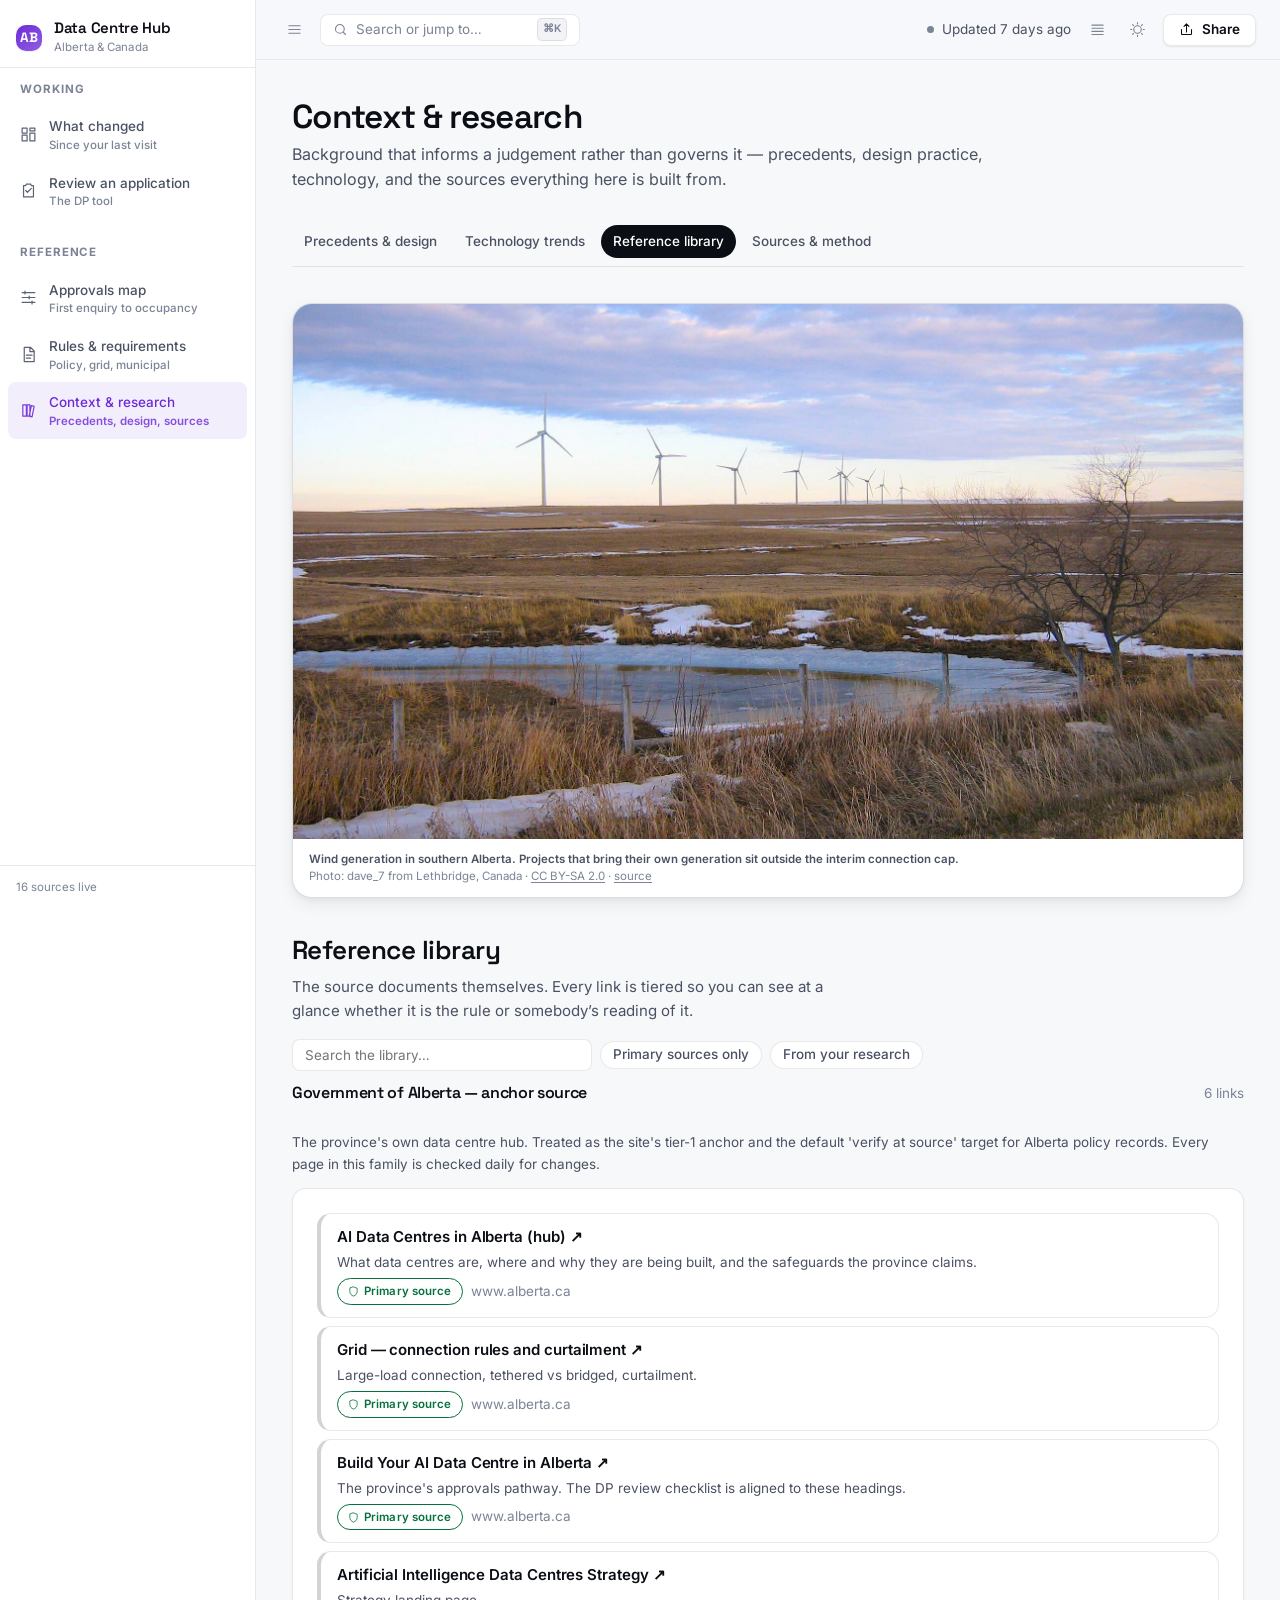
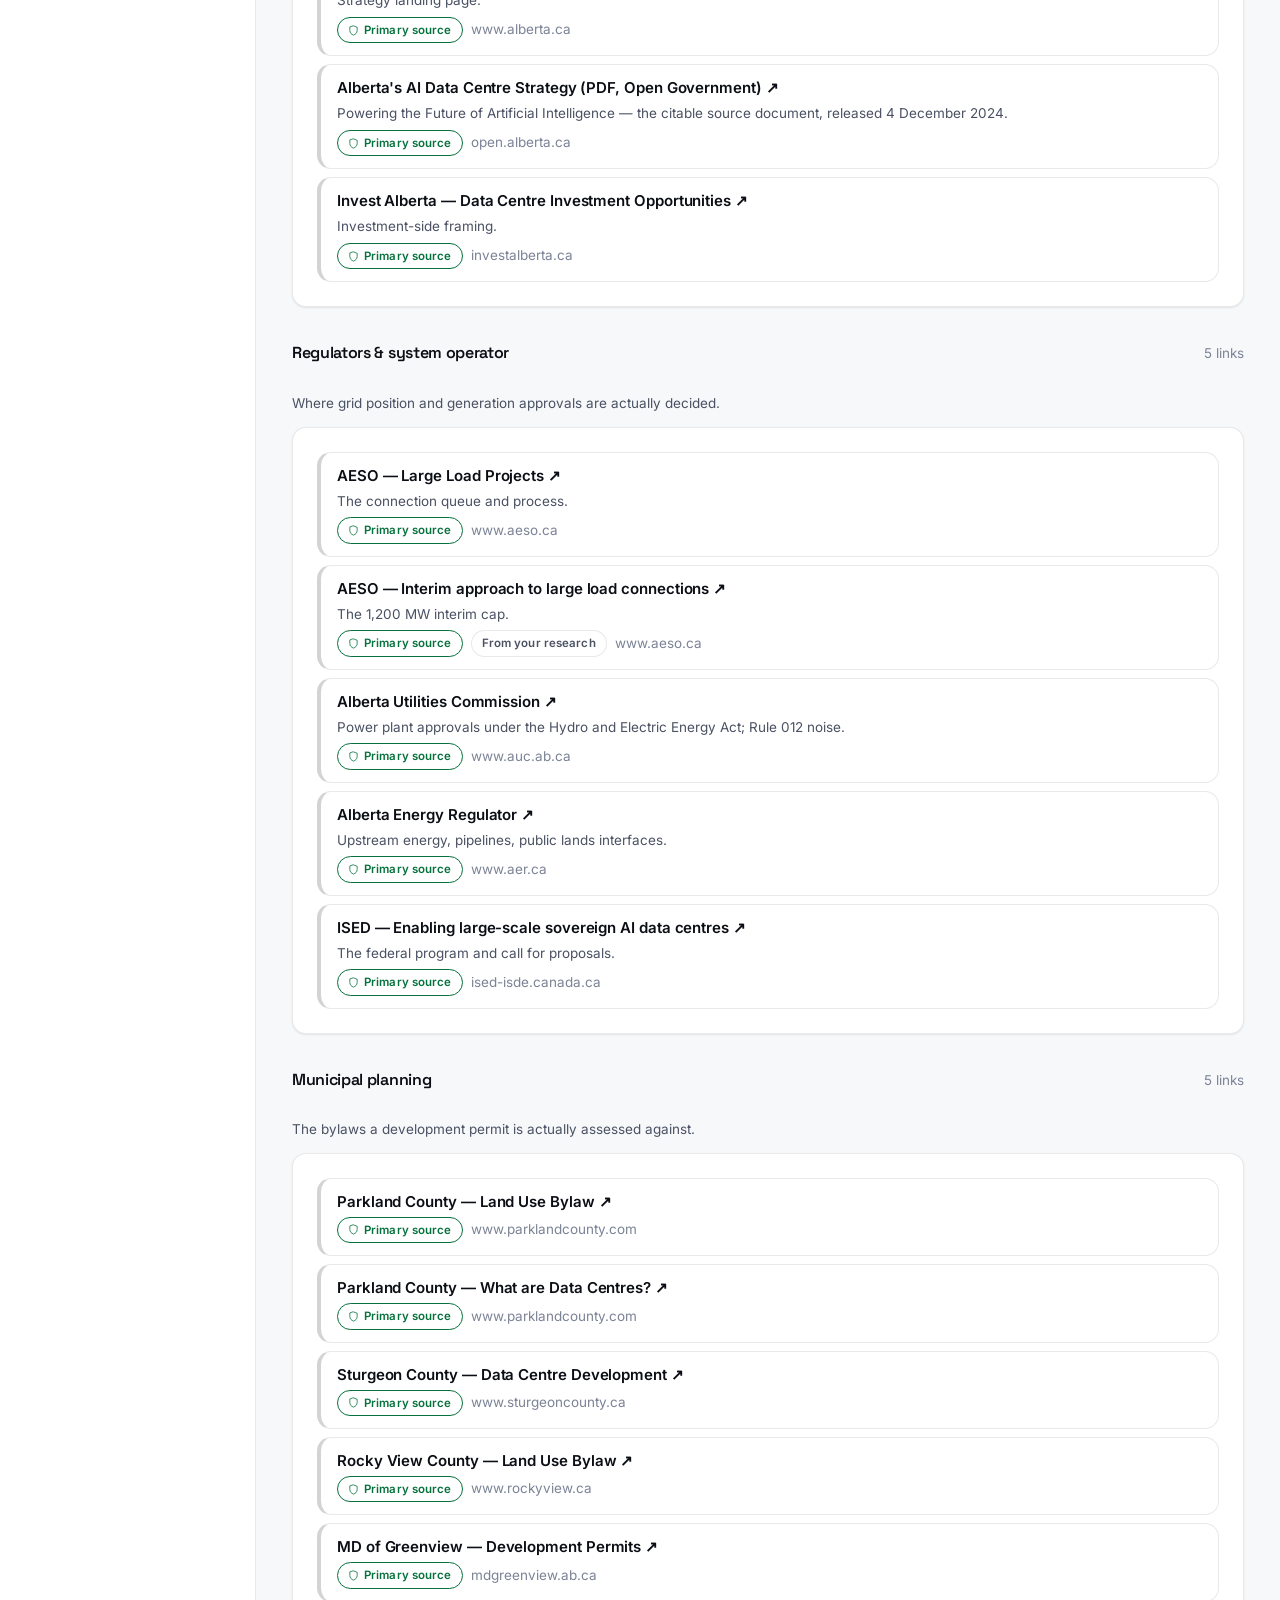
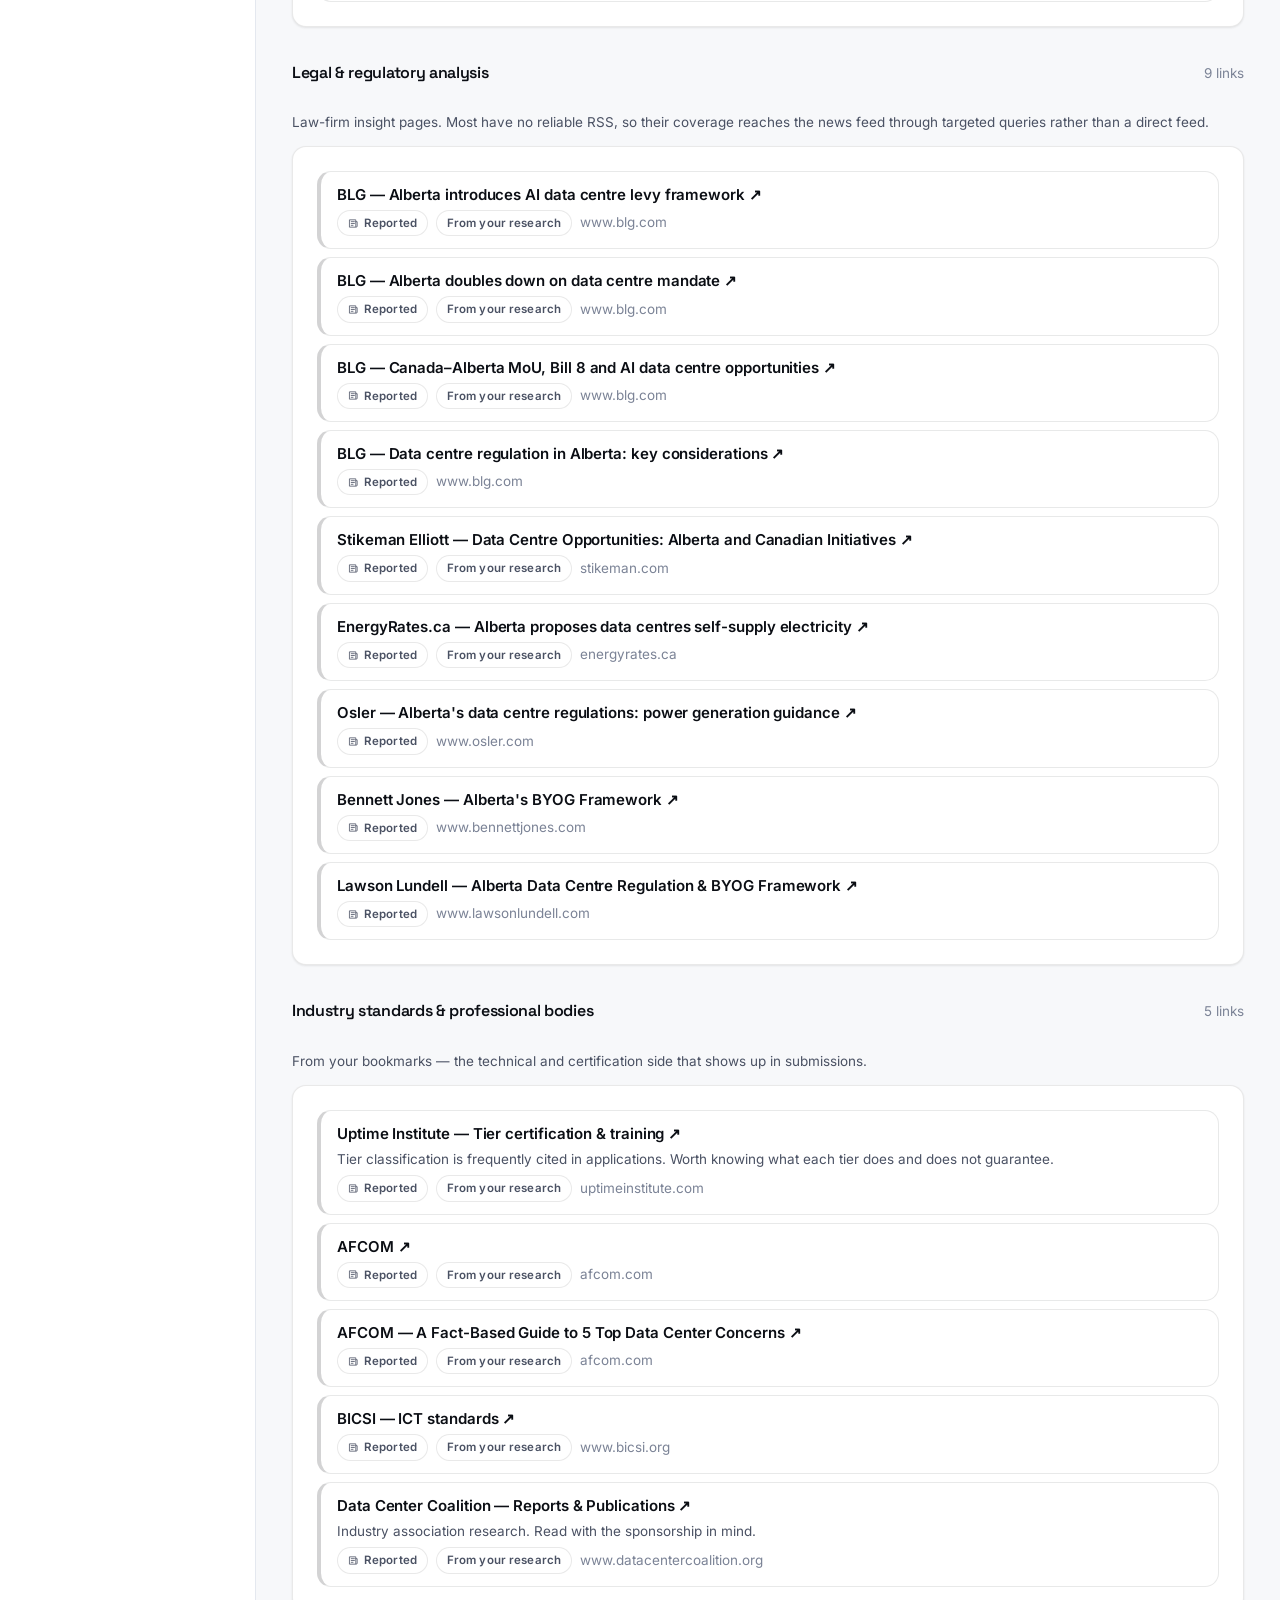
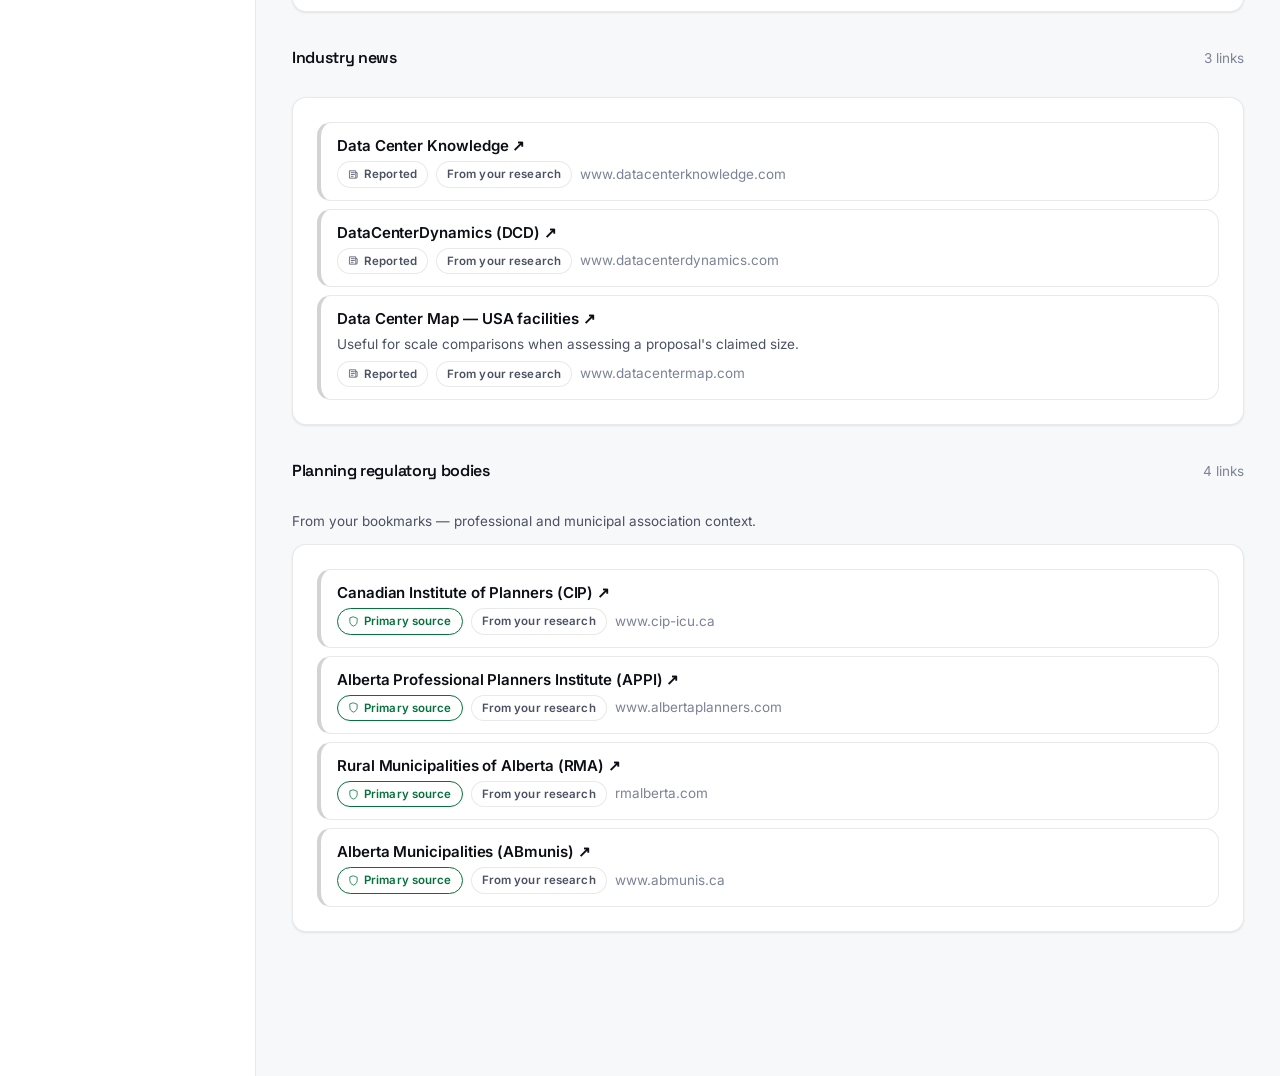
<file: site/library.html>
<!doctype html>
<html lang="en-CA">
<head>
<meta charset="utf-8">
<meta http-equiv="refresh" content="0; url=context.html#library">
<link rel="canonical" href="context.html#library">
<title>Moved — Alberta Data Centre Hub</title>
<meta name="robots" content="noindex">
<link rel="stylesheet" href="assets/fonts.css">
<link rel="stylesheet" href="assets/tokens.css">
<link rel="stylesheet" href="assets/style.css">
</head>
<body>
<main style="max-width:44ch;margin:18vh auto;padding:0 var(--s-4);font-family:var(--font);color:var(--ink)">
  <h1 style="font-size:var(--t-h2)">This page moved</h1>
  <p style="color:var(--ink-secondary);line-height:1.6">
    The site was reorganised into four sections. This content now lives under
    <strong>Context & research</strong>.
  </p>
  <p><a href="context.html#library">Continue to Context & research →</a></p>
</main>
<script>location.replace('context.html#library');</script>
</body>
</html>
</file>
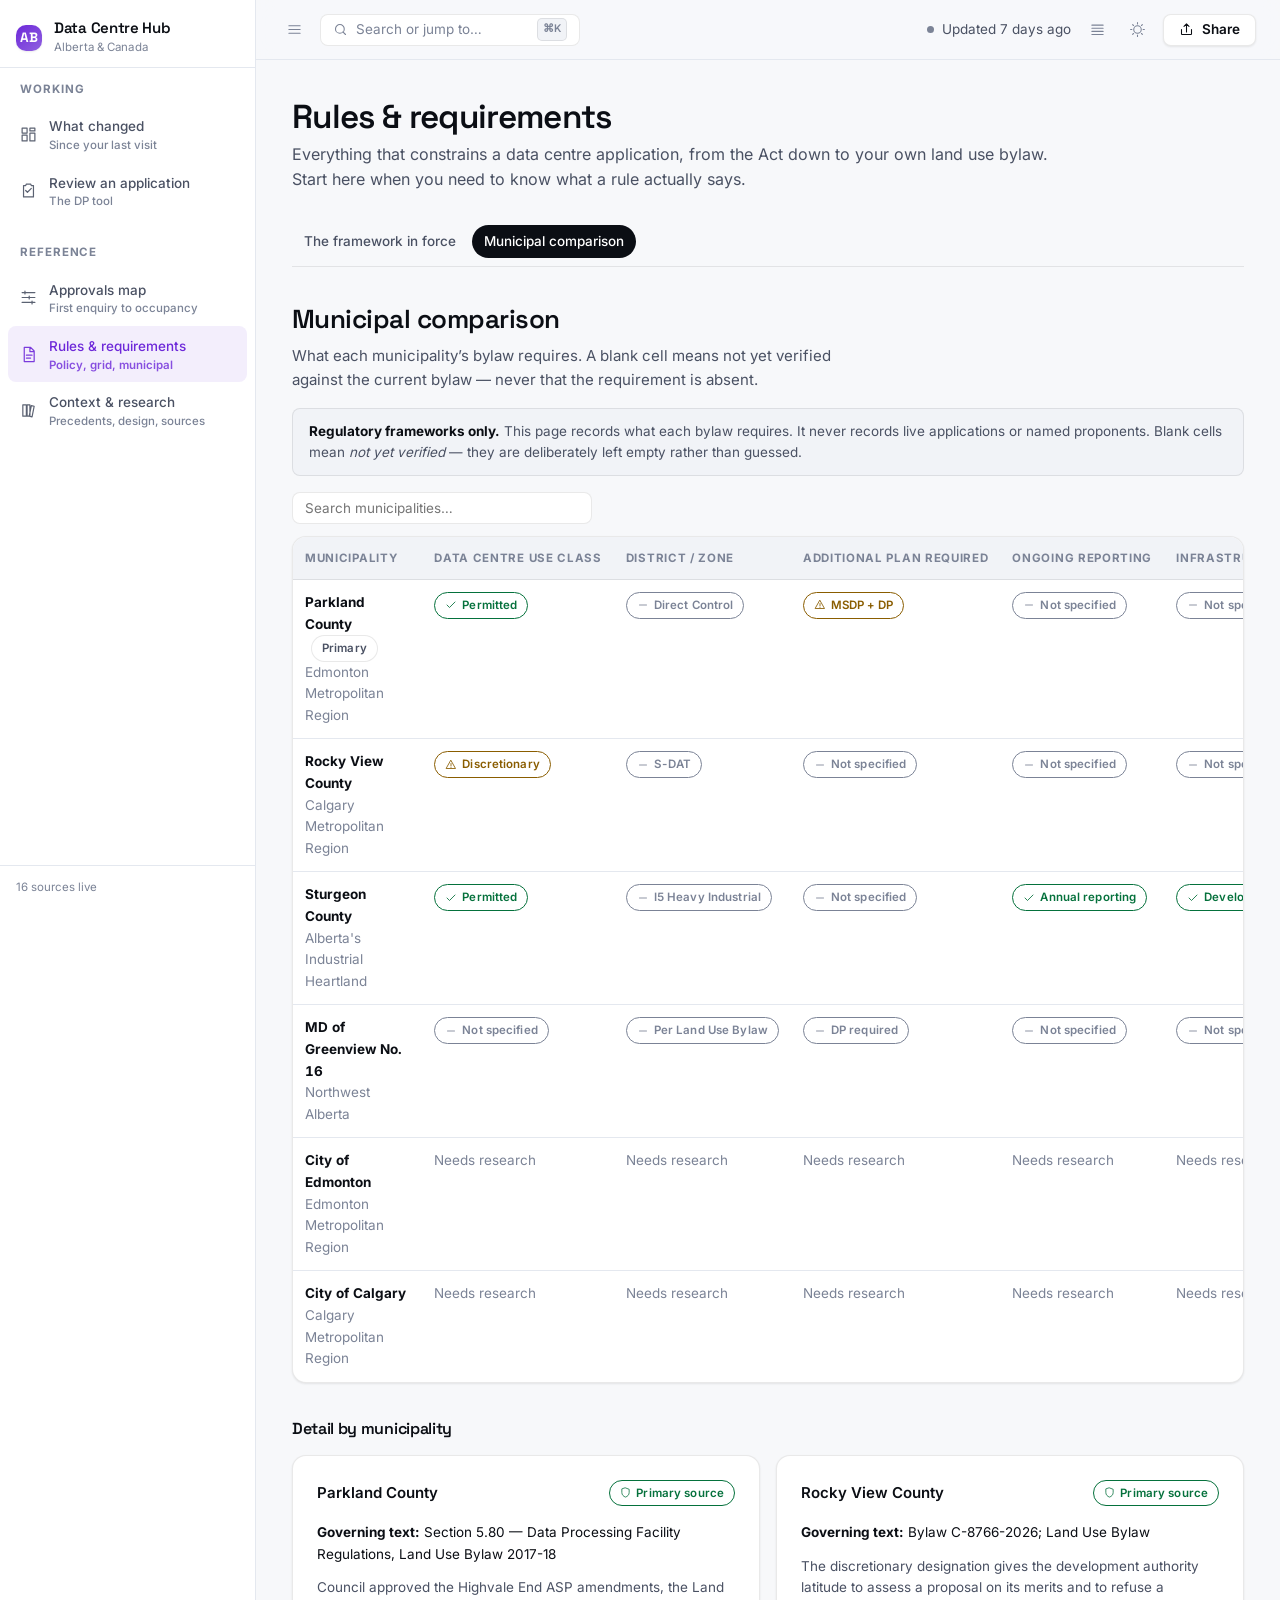
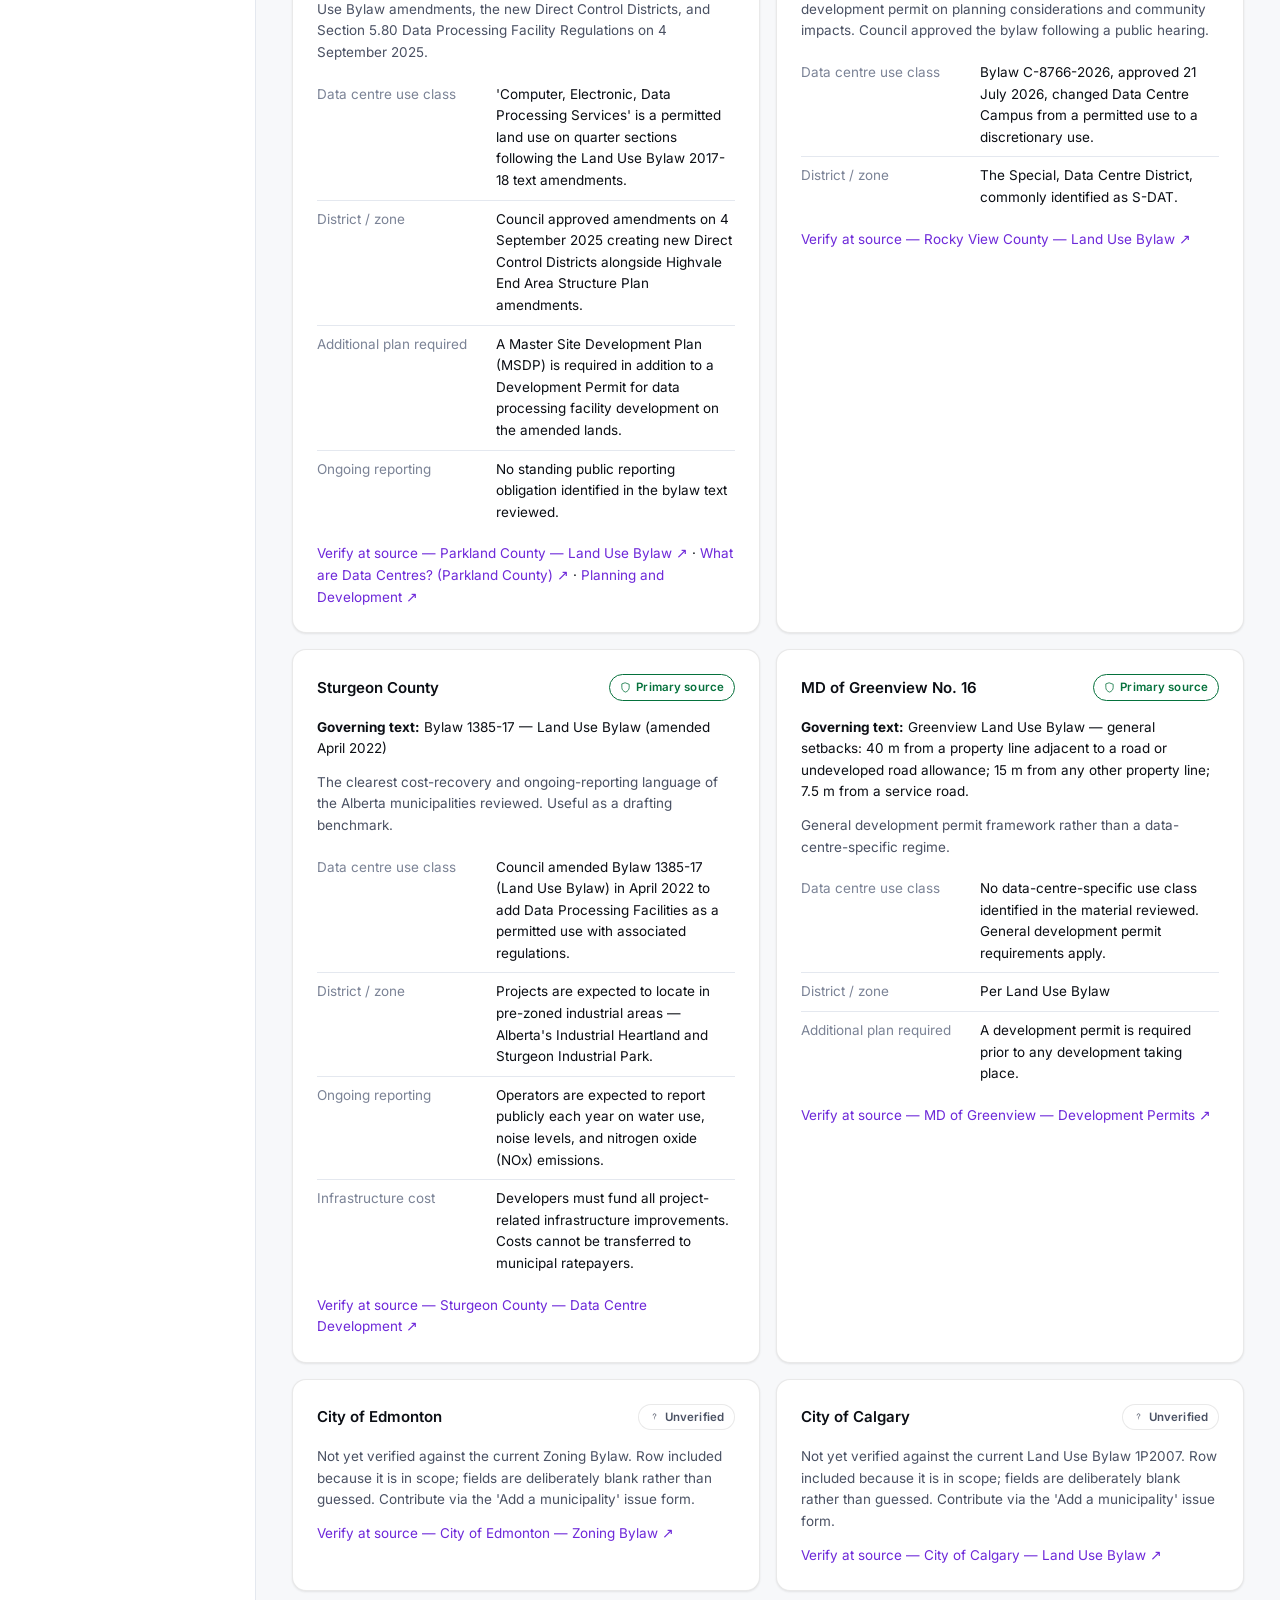
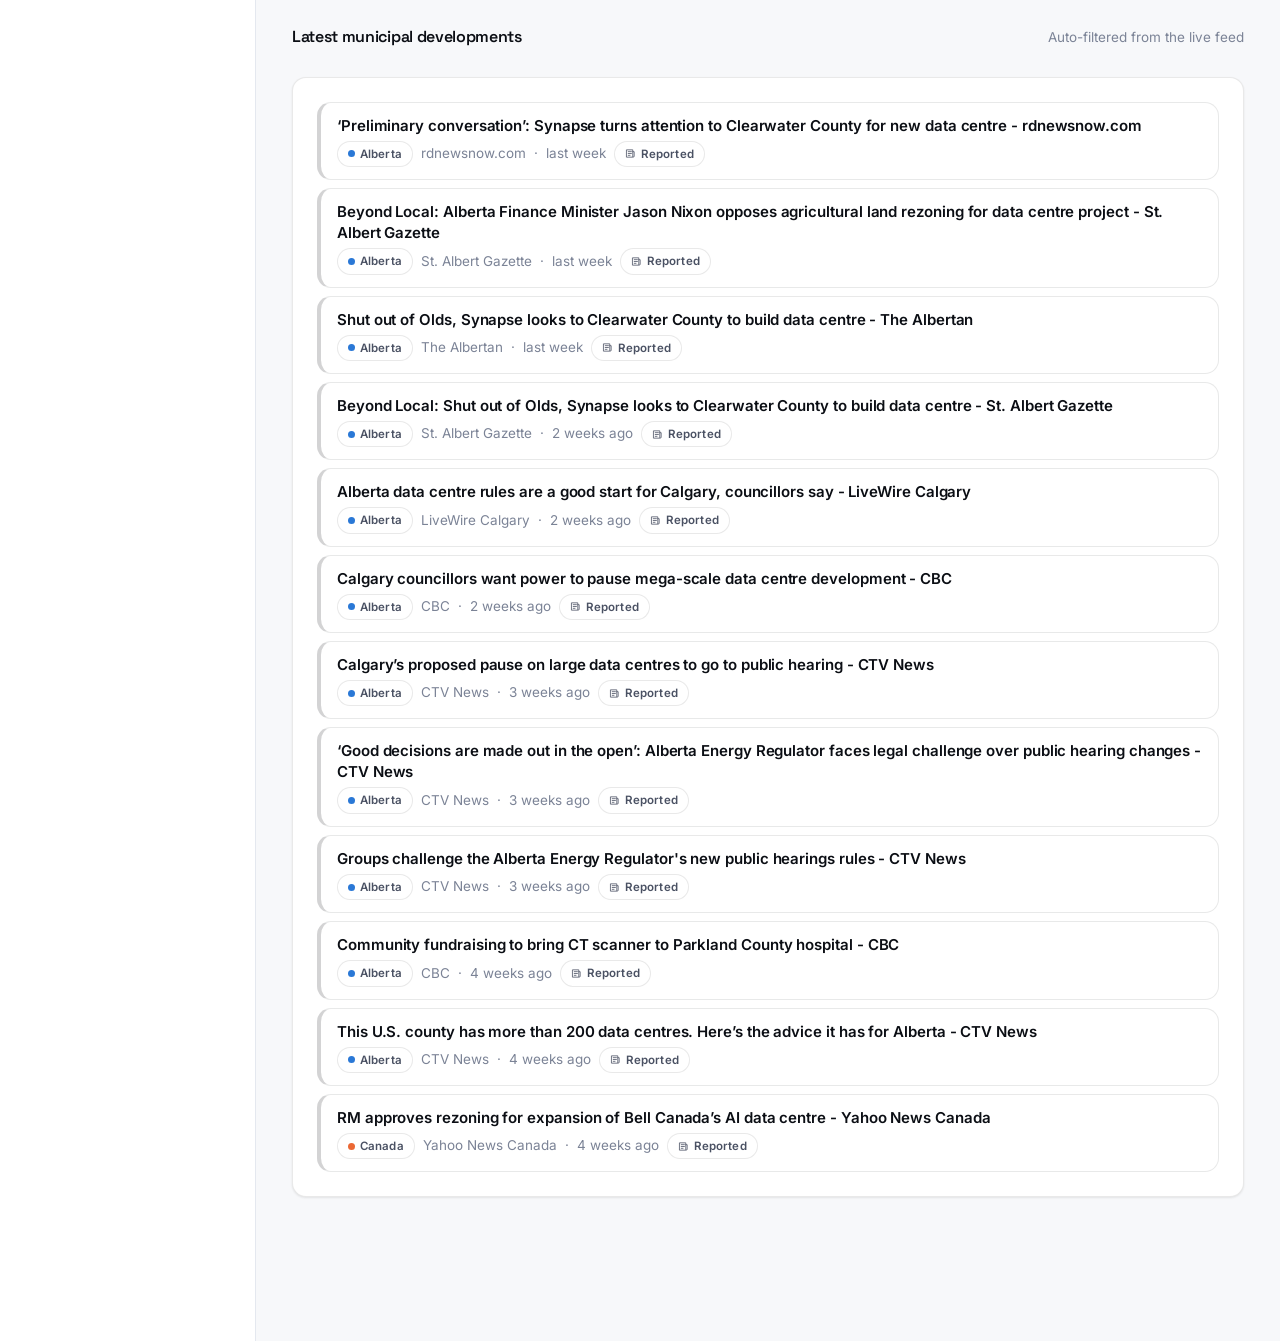
<file: site/municipal.html>
<!doctype html>
<html lang="en-CA">
<head>
<meta charset="utf-8">
<meta http-equiv="refresh" content="0; url=rules.html#municipal">
<link rel="canonical" href="rules.html#municipal">
<title>Moved — Alberta Data Centre Hub</title>
<meta name="robots" content="noindex">
<link rel="stylesheet" href="assets/fonts.css">
<link rel="stylesheet" href="assets/tokens.css">
<link rel="stylesheet" href="assets/style.css">
</head>
<body>
<main style="max-width:44ch;margin:18vh auto;padding:0 var(--s-4);font-family:var(--font);color:var(--ink)">
  <h1 style="font-size:var(--t-h2)">This page moved</h1>
  <p style="color:var(--ink-secondary);line-height:1.6">
    The site was reorganised into four sections. This content now lives under
    <strong>Rules & requirements</strong>.
  </p>
  <p><a href="rules.html#municipal">Continue to Rules & requirements →</a></p>
</main>
<script>location.replace('rules.html#municipal');</script>
</body>
</html>
</file>
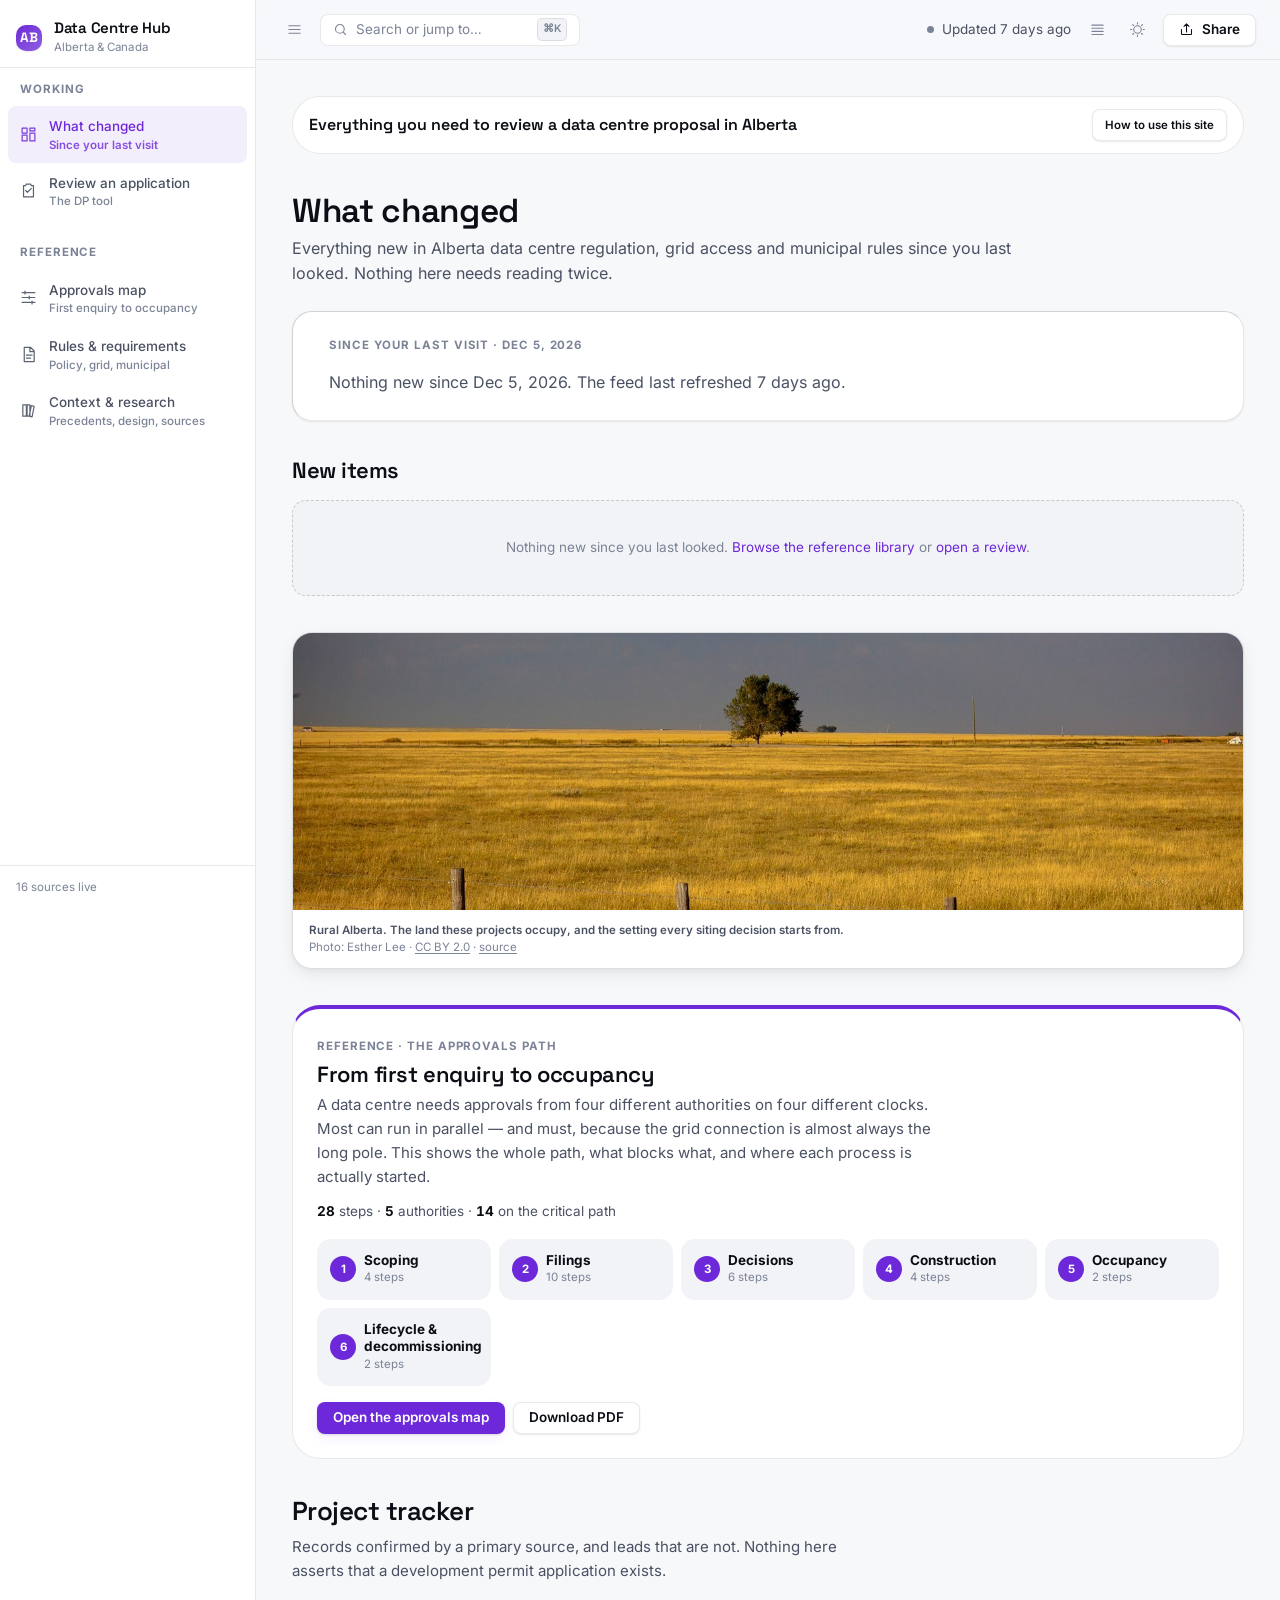
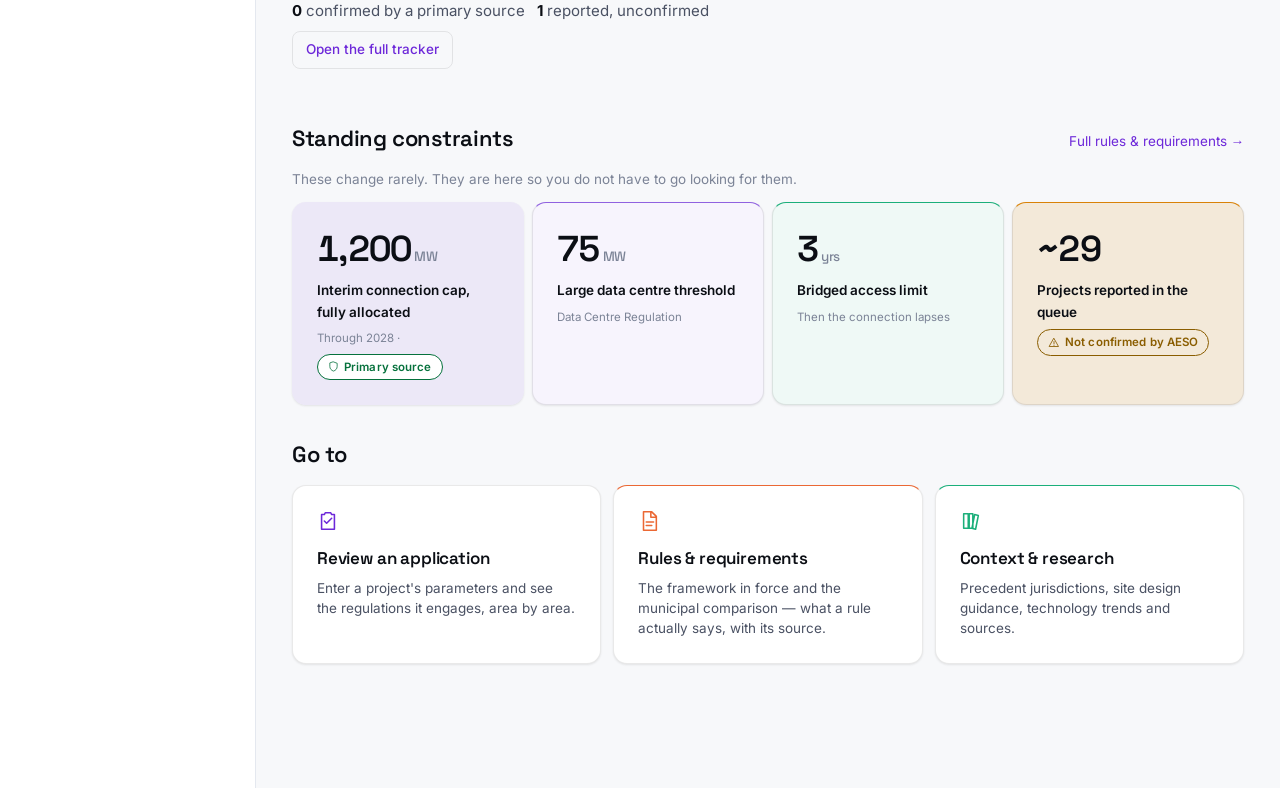
<file: site/news.html>
<!doctype html>
<html lang="en-CA">
<head>
<meta charset="utf-8">
<meta http-equiv="refresh" content="0; url=index.html">
<link rel="canonical" href="index.html">
<title>Moved — Alberta Data Centre Hub</title>
<meta name="robots" content="noindex">
<link rel="stylesheet" href="assets/fonts.css">
<link rel="stylesheet" href="assets/tokens.css">
<link rel="stylesheet" href="assets/style.css">
</head>
<body>
<main style="max-width:44ch;margin:18vh auto;padding:0 var(--s-4);font-family:var(--font);color:var(--ink)">
  <h1 style="font-size:var(--t-h2)">This page moved</h1>
  <p style="color:var(--ink-secondary);line-height:1.6">
    The site was reorganised into four sections. This content now lives under
    <strong>What changed</strong>.
  </p>
  <p><a href="index.html">Continue to What changed →</a></p>
</main>
<script>location.replace('index.html');</script>
</body>
</html>
</file>
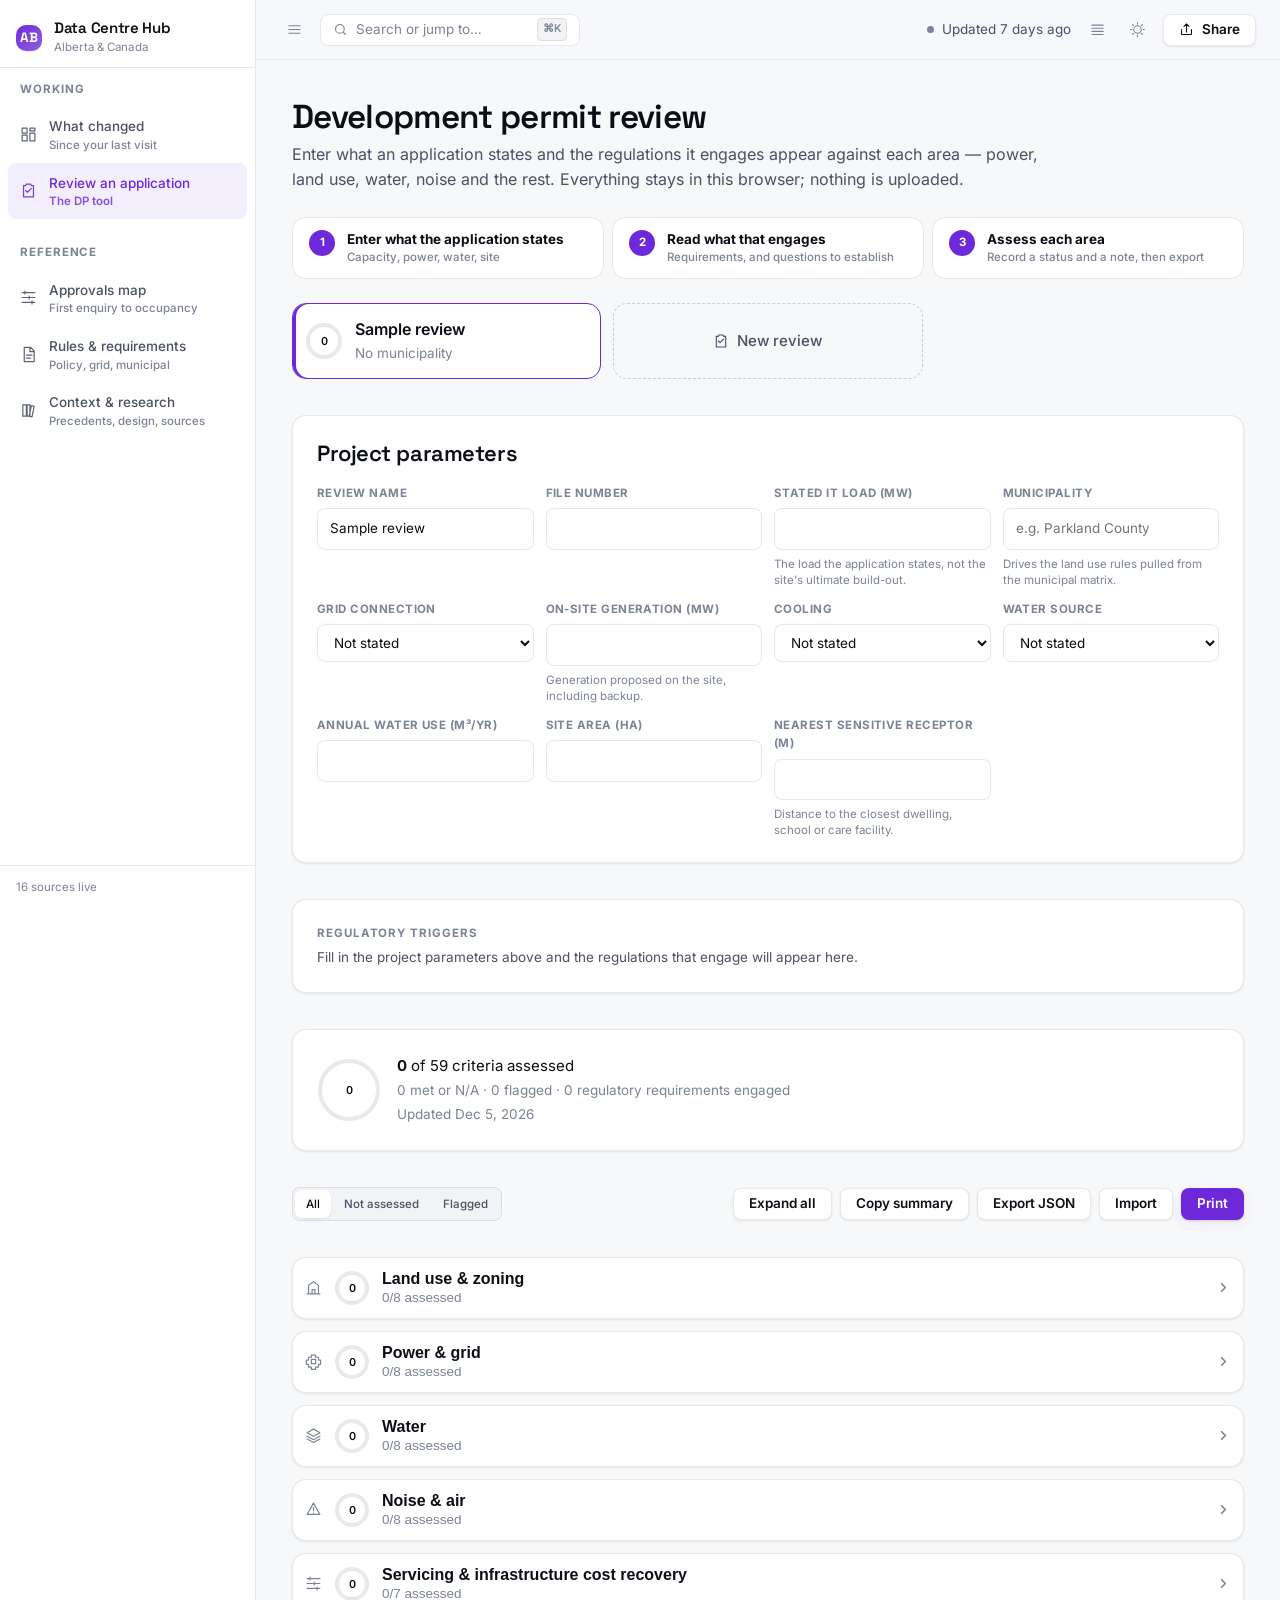
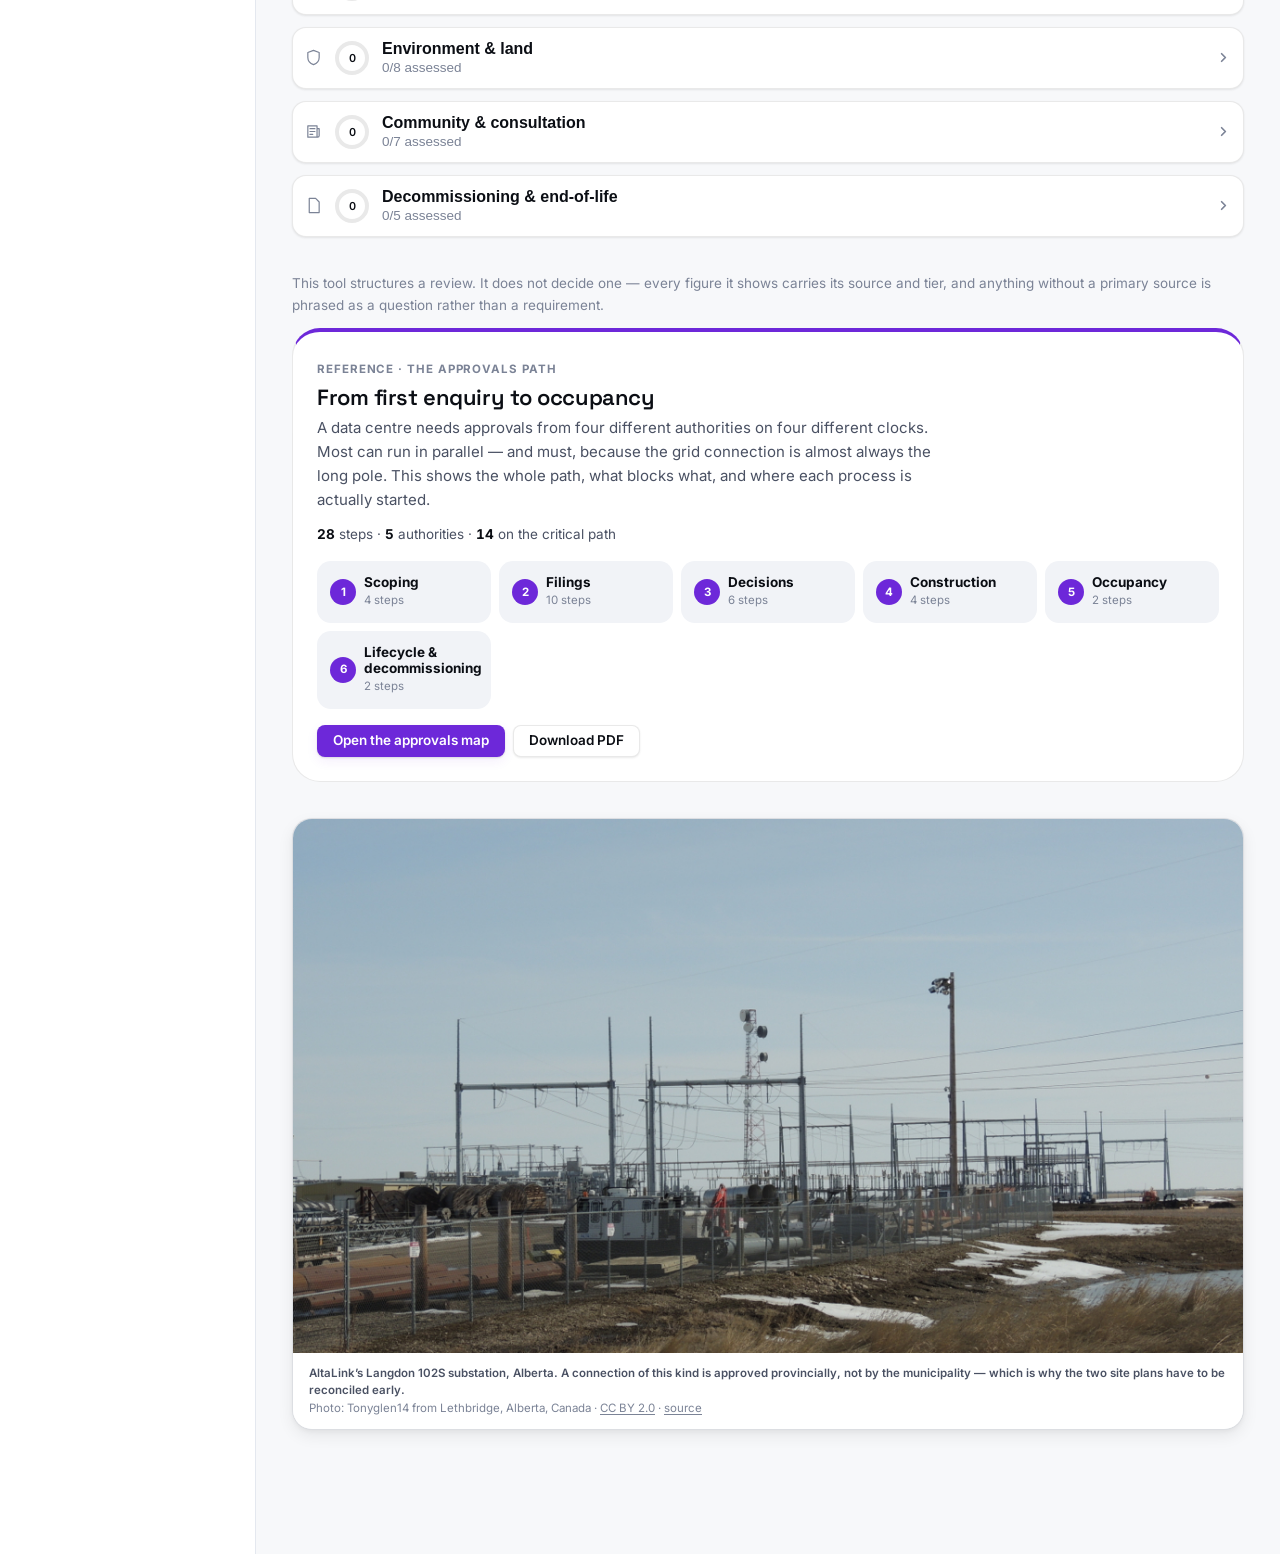
<file: site/permits.html>
<!doctype html>
<html lang="en-CA">
<head>
<meta charset="utf-8">
<meta name="viewport" content="width=device-width, initial-scale=1">
<title>DP review tool — Alberta Data Centre Hub</title>
<meta name="description" content="Assess a data centre development permit application against Alberta's regulations, area by area. Notes stay in your browser.">
<link rel="stylesheet" href="assets/fonts.css">
<link rel="stylesheet" href="assets/tokens.css">
<link rel="stylesheet" href="assets/style.css">
<link rel="icon" href="data:image/svg+xml,<svg xmlns='http://www.w3.org/2000/svg' viewBox='0 0 100 100'><rect width='100' height='100' rx='18' fill='%232a78d6'/><text y='70' x='50' text-anchor='middle' font-size='54' font-family='system-ui' font-weight='700' fill='white'>AB</text></svg>">
</head>
<body data-page="permits">
<a class="skip-link" href="#main">Skip to content</a>
<div class="app">
  <aside class="sidebar" id="sidebar"></aside>
  <div class="main">
    <header class="topbar" id="topbar"></header>
    <main class="content" id="main">

      <div class="page-head">
        <h1>Development permit review</h1>
        <p class="page-purpose">Enter what an application states and the regulations it engages
           appear against each area — power, land use, water, noise and the rest. Everything stays
           in this browser; nothing is uploaded.</p>
      </div>

      <!-- The three things this page asks of you, in order. Each is a link to
           where it happens, so the strip doubles as the page's contents. -->
      <nav class="steps-strip" aria-label="How a review works">
        <a class="steps-strip-item" href="#params">
          <span class="steps-strip-n">1</span>
          <span><strong>Enter what the application states</strong>
            <span class="steps-strip-sub">Capacity, power, water, site</span></span>
        </a>
        <a class="steps-strip-item" href="#findings">
          <span class="steps-strip-n">2</span>
          <span><strong>Read what that engages</strong>
            <span class="steps-strip-sub">Requirements, and questions to establish</span></span>
        </a>
        <a class="steps-strip-item" href="#areas">
          <span class="steps-strip-n">3</span>
          <span><strong>Assess each area</strong>
            <span class="steps-strip-sub">Record a status and a note, then export</span></span>
        </a>
      </nav>

      <!-- Projects -->
      <section class="section" id="projects-slot"></section>

      <div id="no-review" hidden>
        <div class="empty-state">No review open. Start one above.</div>
      </div>

      <div id="review-pane">

        <!-- Parameters -->
        <section class="section" id="params">
          <div class="card">
            <div class="card-head">
              <h2>Project parameters</h2>
              <div class="card-action"><span class="save-state" id="save-state">Saved</span></div>
            </div>
            <div id="params-slot"></div>
          </div>
        </section>

        <!-- Figures: the two numbers that are hard to feel from a form field -->
        <section class="section" id="figures-slot"></section>

        <!-- What the parameters trigger -->
        <section class="section" id="findings">
          <div class="card card-accent" id="findings-slot"></div>
        </section>

        <!-- Progress -->
        <section class="section">
          <div class="card" id="summary-slot"></div>
        </section>

        <!-- Toolbar -->
        <section class="section">
          <div class="toolbar">
            <div class="seg" id="filter-slot" role="group" aria-label="Filter criteria">
              <button class="seg-btn is-on" data-filter="all">All</button>
              <button class="seg-btn" data-filter="open">Not assessed</button>
              <button class="seg-btn" data-filter="flagged">Flagged</button>
            </div>
            <div class="toolbar-right">
              <button class="btn" id="btn-expand">Collapse all</button>
              <button class="btn" id="btn-copy">Copy summary</button>
              <button class="btn" id="btn-export">Export JSON</button>
              <label class="btn" for="file-import">Import<input id="file-import" type="file"
                     accept="application/json" hidden></label>
              <button class="btn btn-primary" id="btn-print">Print</button>
            </div>
          </div>
        </section>

        <!-- Areas -->
        <div id="areas" class="anchor"></div>
        <section class="section" id="sections-slot"></section>

        <p class="small muted" style="margin-top:var(--s-5)">
          This tool structures a review. It does not decide one — every figure it shows carries its
          source and tier, and anything without a primary source is phrased as a question rather
          than a requirement.
        </p>
      </div>

      <!-- The approvals path as a summary card, below the tool rather than
           above it: the tool is what this page is for. The full map is on
           approvals.html. -->
      <section class="section" id="approvals-slot" data-ap-mode="compact"></section>

      <!-- What a provincial connection actually looks like on a site. -->
      <div class="section" data-photo="substation"></div>

    </main>
  </div>
</div>

<!-- Approvals drawer -->
<div class="sq-scrim" id="ap-scrim" hidden></div>
<aside class="sq-drawer" id="ap-drawer" role="dialog" aria-modal="true"
       aria-labelledby="ap-drawer-title" hidden></aside>

<!-- Undo bar for deletes -->
<div class="undo-bar" id="undo-bar" role="status" hidden>
  <span id="undo-msg"></span>
  <button class="btn btn-small" id="undo-btn">Undo</button>
  <button class="icon-btn" id="undo-close" aria-label="Dismiss">✕</button>
</div>

<script src="assets/app.js"></script>
<script src="assets/rules.js"></script>
<script src="assets/photos.js"></script>
<script src="assets/figures.js"></script>
<script src="assets/approvals.js"></script>
<script src="assets/checklist.js"></script>
</body>
</html>
</file>
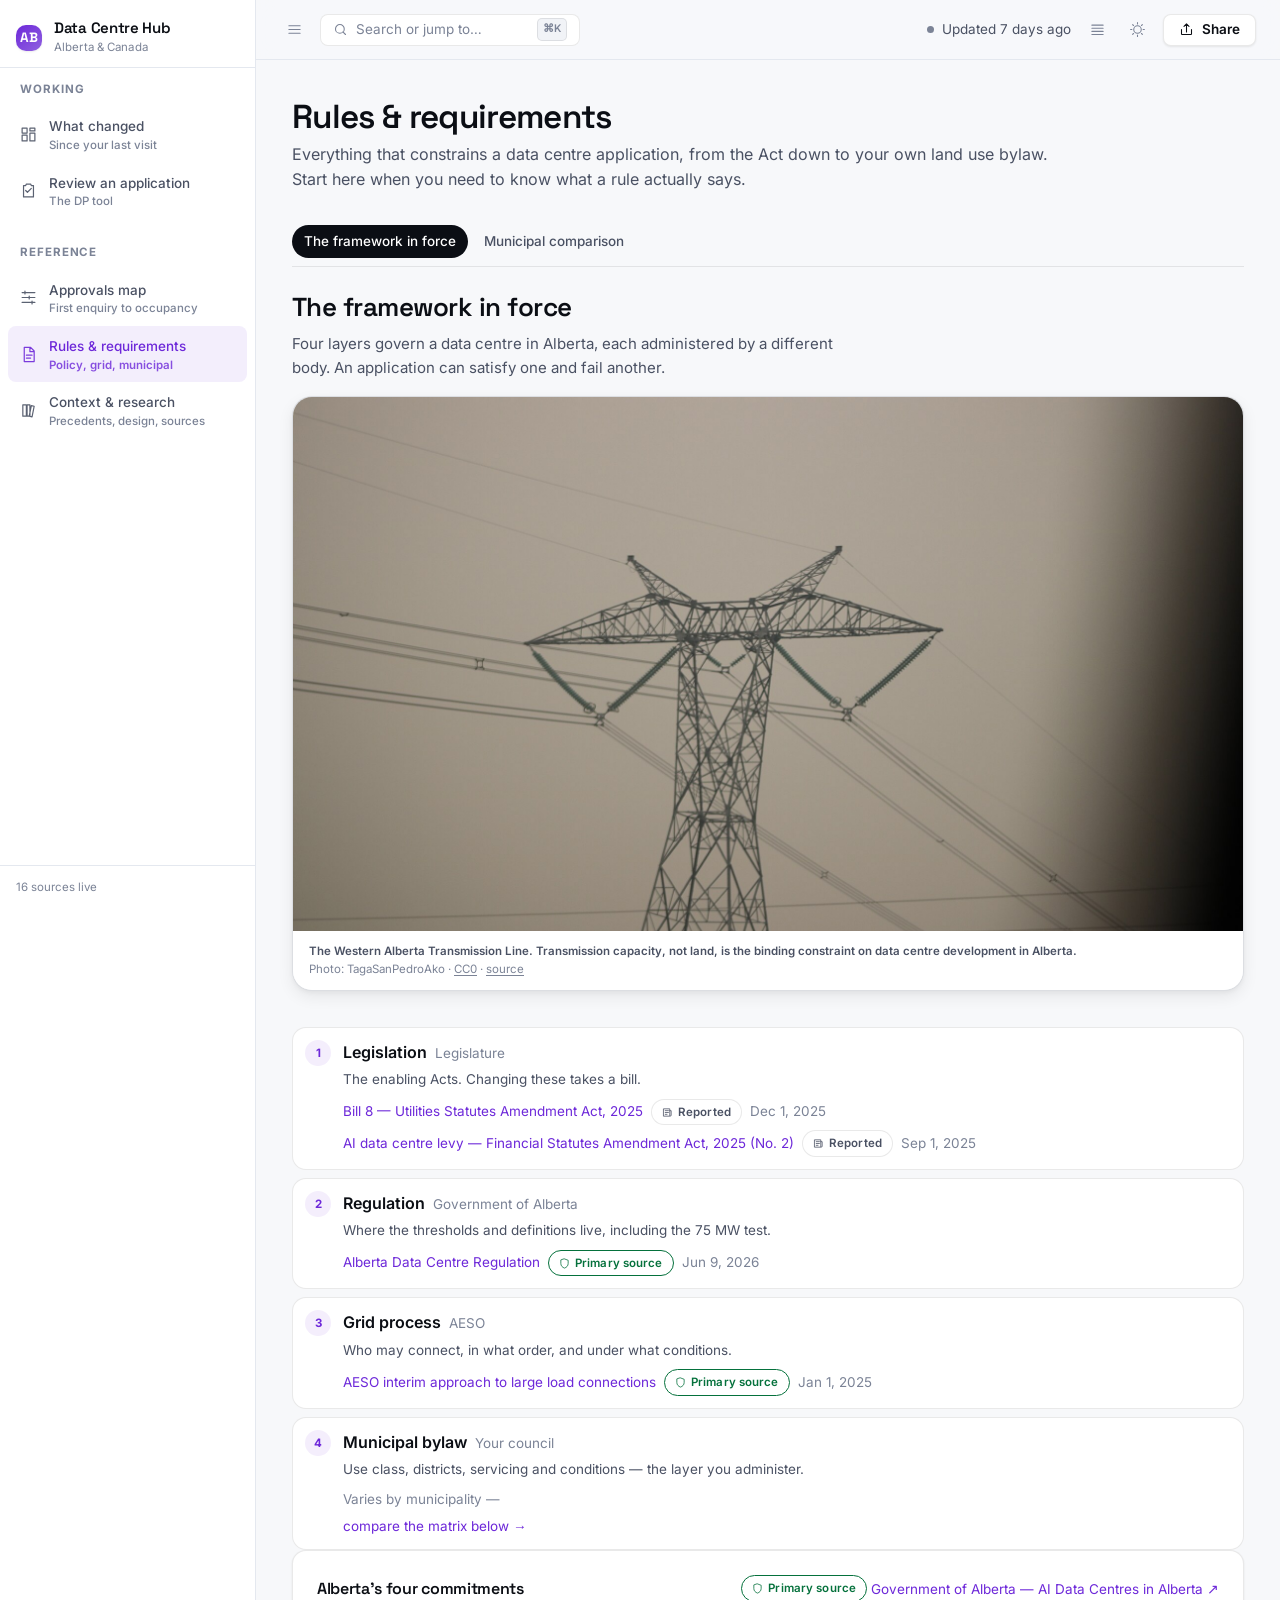
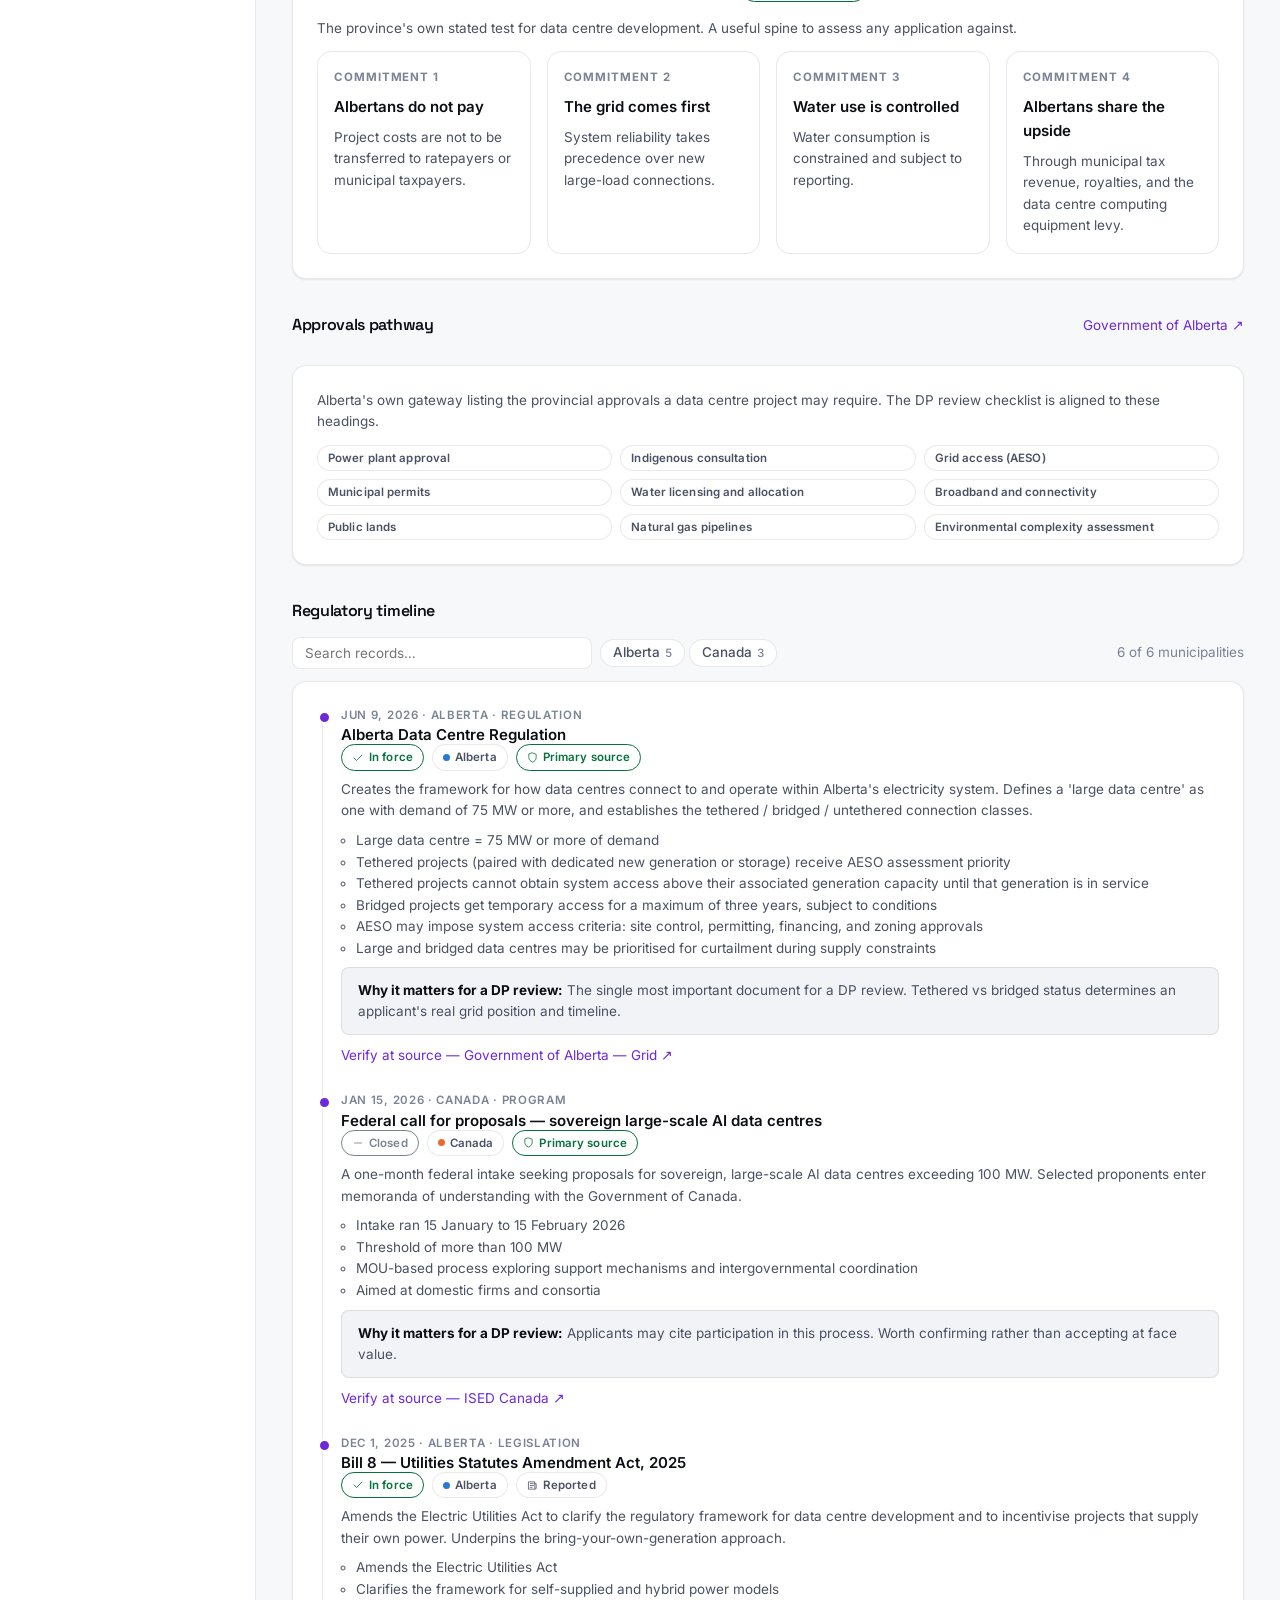
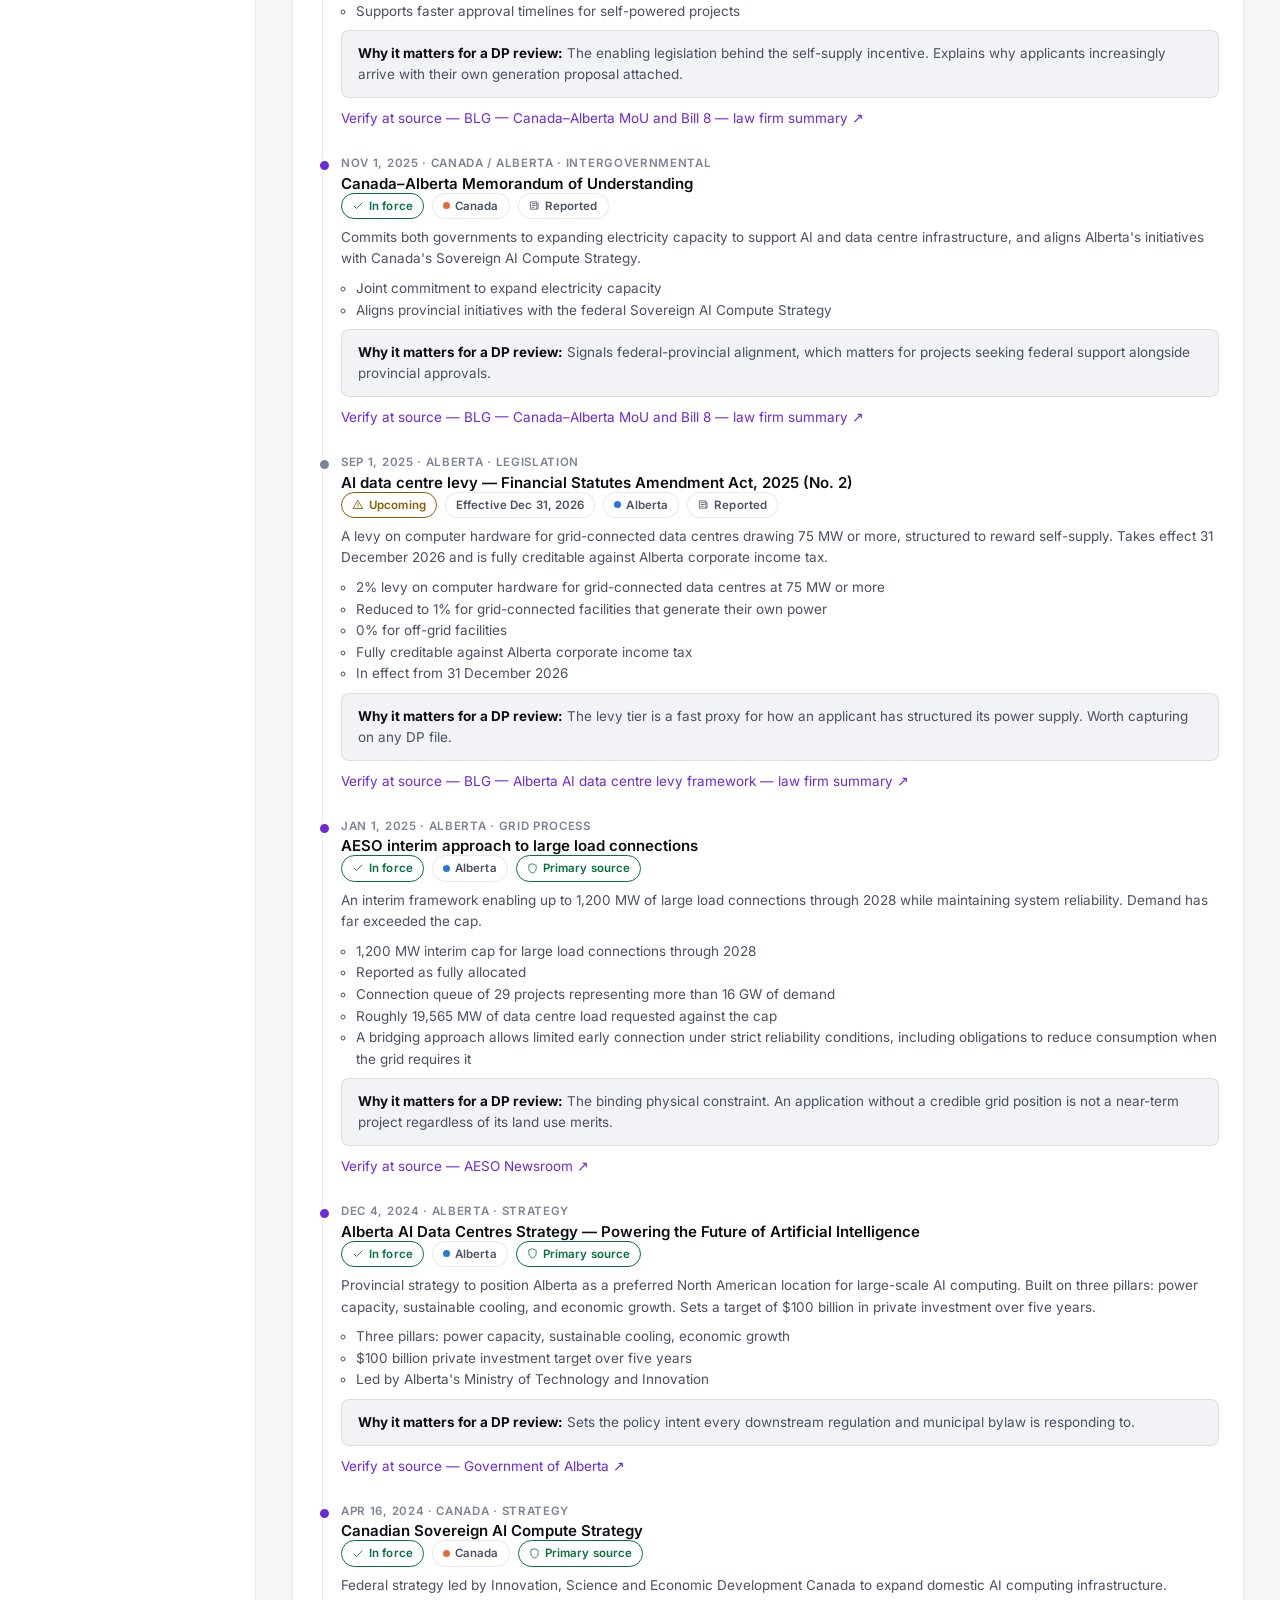
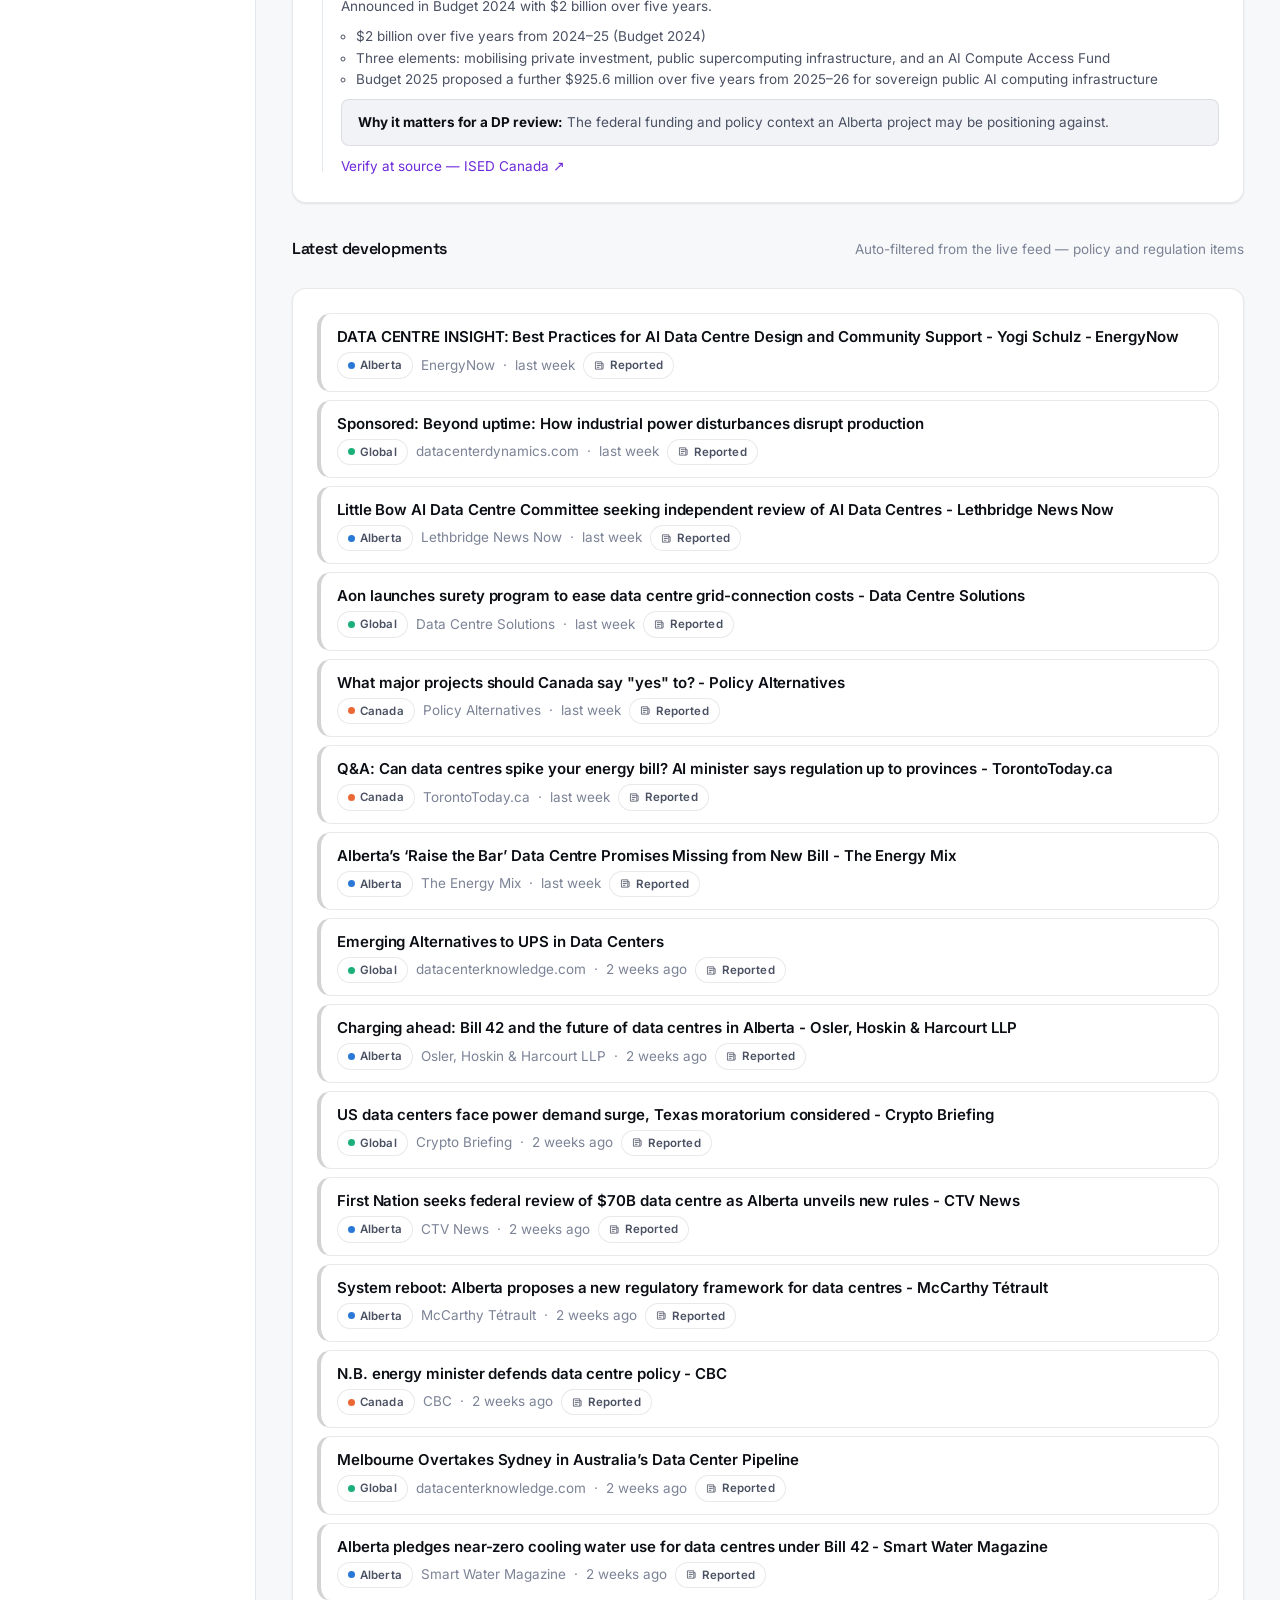
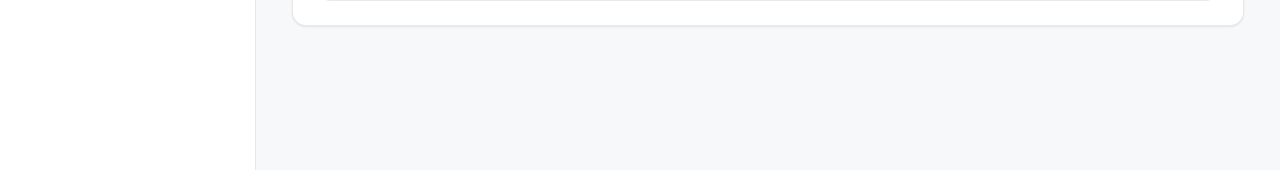
<file: site/policy.html>
<!doctype html>
<html lang="en-CA">
<head>
<meta charset="utf-8">
<meta http-equiv="refresh" content="0; url=rules.html#framework">
<link rel="canonical" href="rules.html#framework">
<title>Moved — Alberta Data Centre Hub</title>
<meta name="robots" content="noindex">
<link rel="stylesheet" href="assets/fonts.css">
<link rel="stylesheet" href="assets/tokens.css">
<link rel="stylesheet" href="assets/style.css">
</head>
<body>
<main style="max-width:44ch;margin:18vh auto;padding:0 var(--s-4);font-family:var(--font);color:var(--ink)">
  <h1 style="font-size:var(--t-h2)">This page moved</h1>
  <p style="color:var(--ink-secondary);line-height:1.6">
    The site was reorganised into four sections. This content now lives under
    <strong>Rules & requirements</strong>.
  </p>
  <p><a href="rules.html#framework">Continue to Rules & requirements →</a></p>
</main>
<script>location.replace('rules.html#framework');</script>
</body>
</html>
</file>
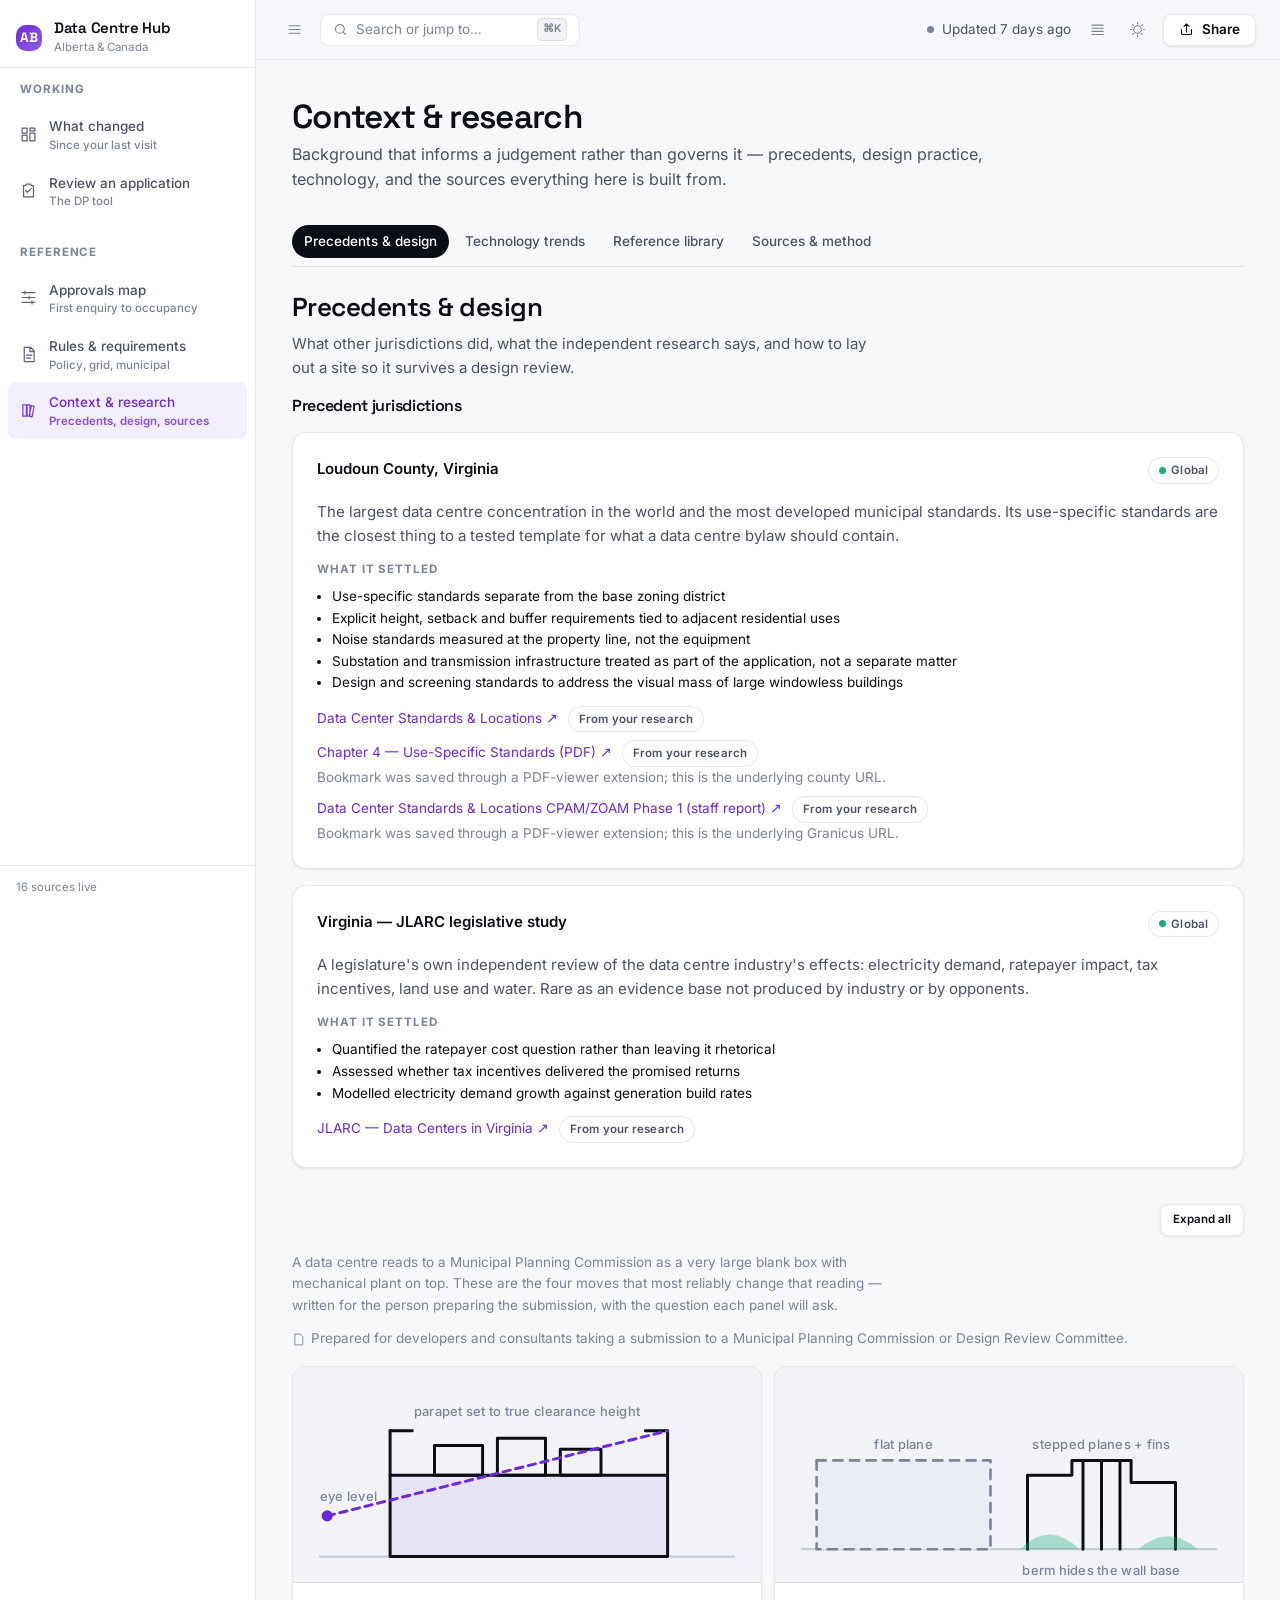
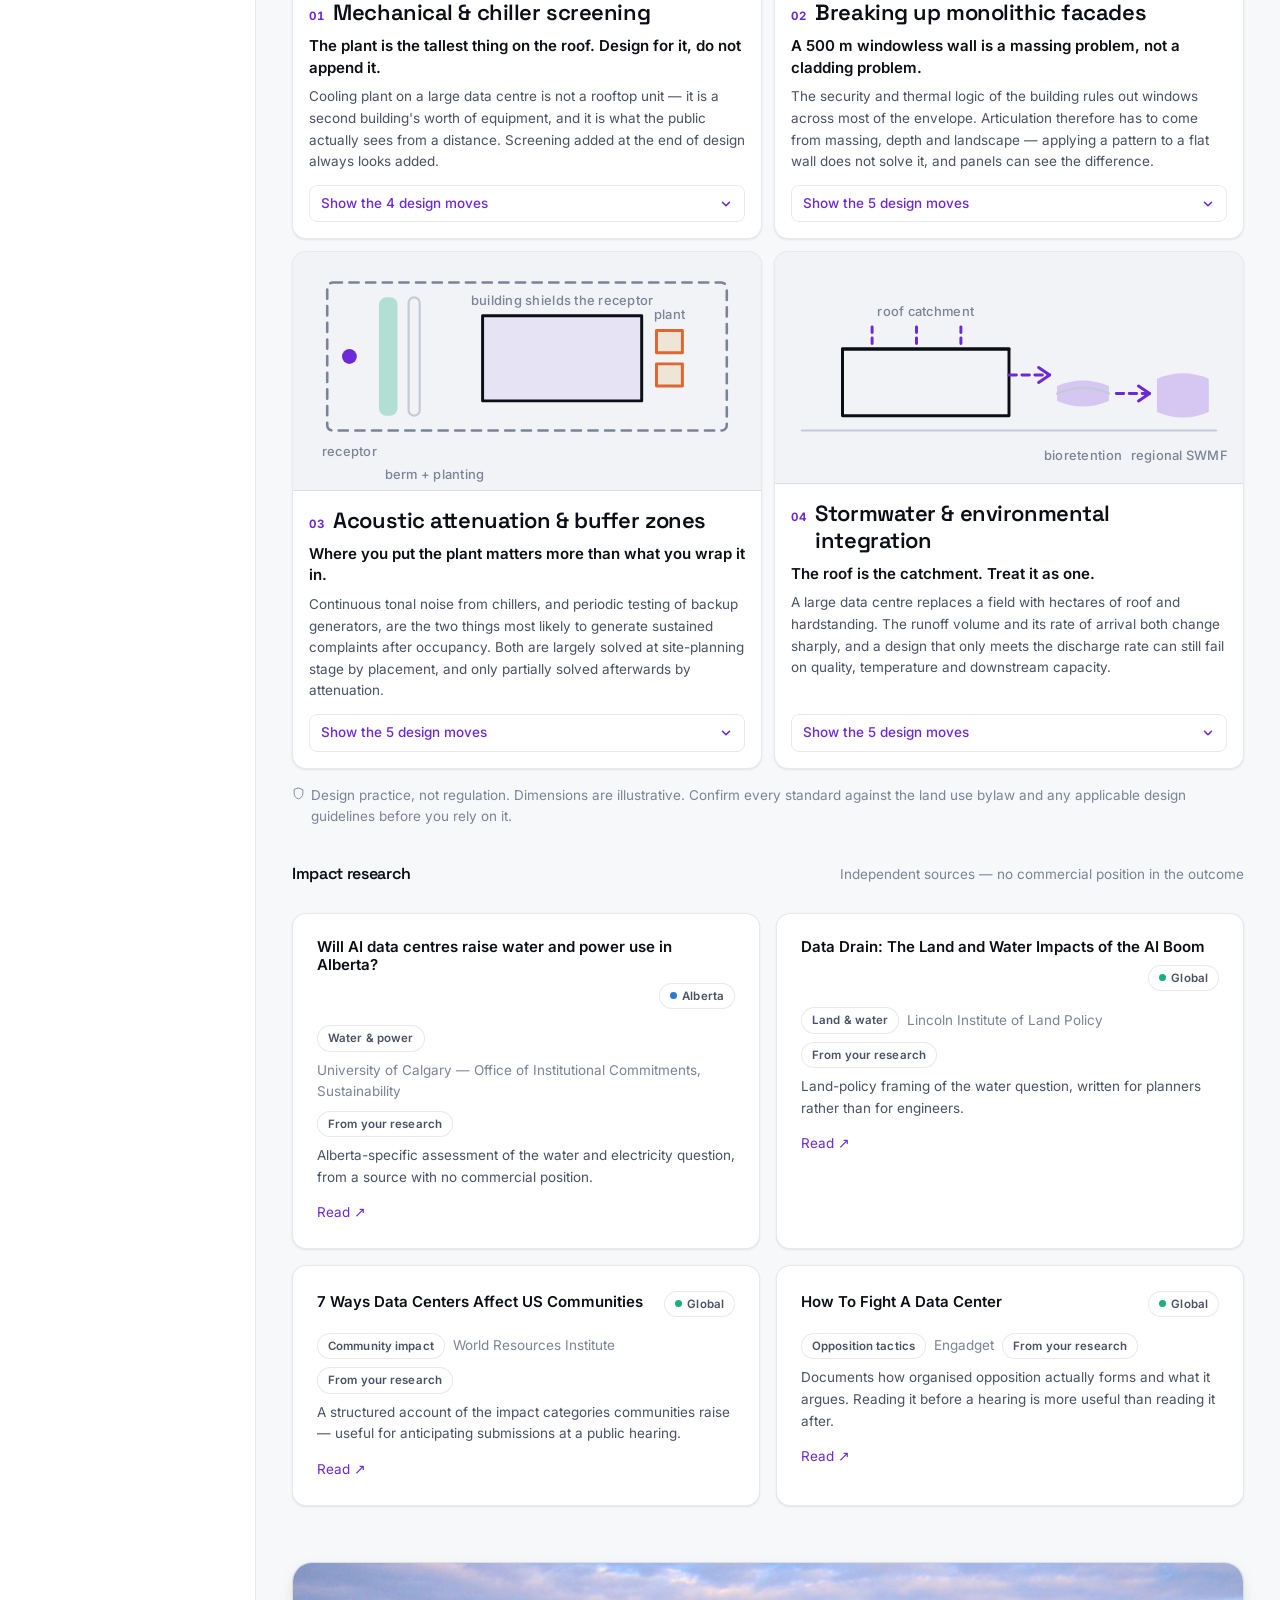
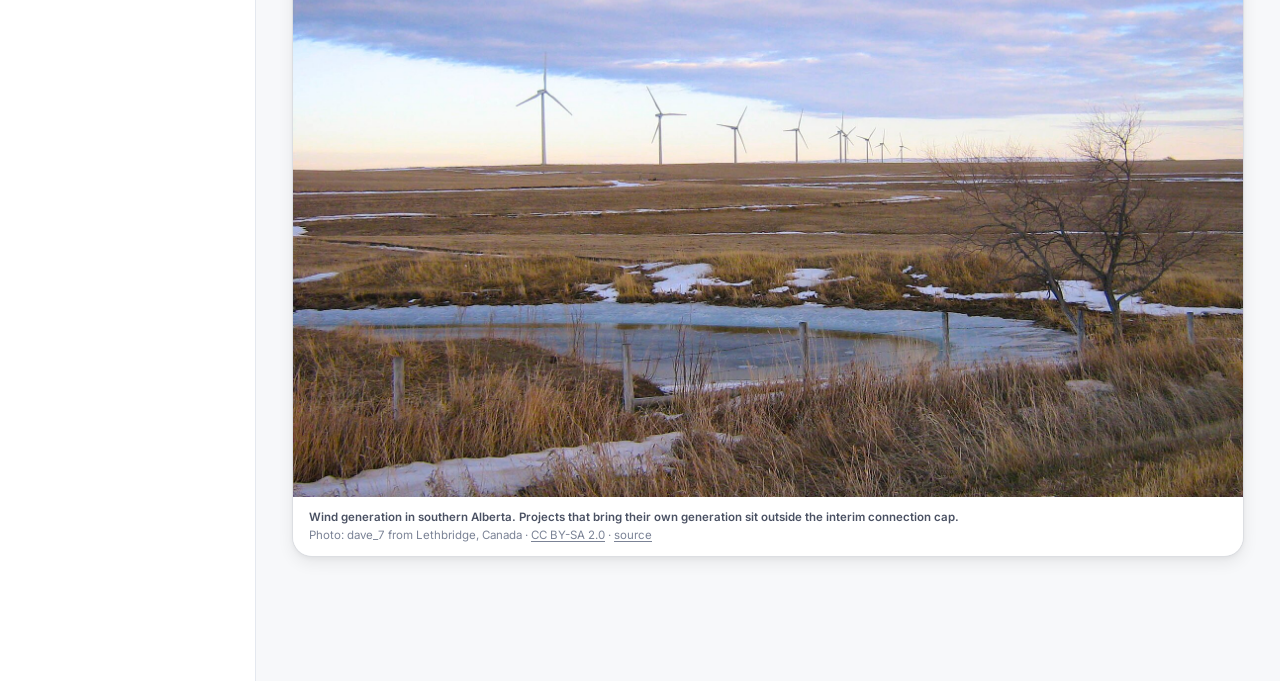
<file: site/precedents.html>
<!doctype html>
<html lang="en-CA">
<head>
<meta charset="utf-8">
<meta http-equiv="refresh" content="0; url=context.html#precedents">
<link rel="canonical" href="context.html#precedents">
<title>Moved — Alberta Data Centre Hub</title>
<meta name="robots" content="noindex">
<link rel="stylesheet" href="assets/fonts.css">
<link rel="stylesheet" href="assets/tokens.css">
<link rel="stylesheet" href="assets/style.css">
</head>
<body>
<main style="max-width:44ch;margin:18vh auto;padding:0 var(--s-4);font-family:var(--font);color:var(--ink)">
  <h1 style="font-size:var(--t-h2)">This page moved</h1>
  <p style="color:var(--ink-secondary);line-height:1.6">
    The site was reorganised into four sections. This content now lives under
    <strong>Context & research</strong>.
  </p>
  <p><a href="context.html#precedents">Continue to Context & research →</a></p>
</main>
<script>location.replace('context.html#precedents');</script>
</body>
</html>
</file>
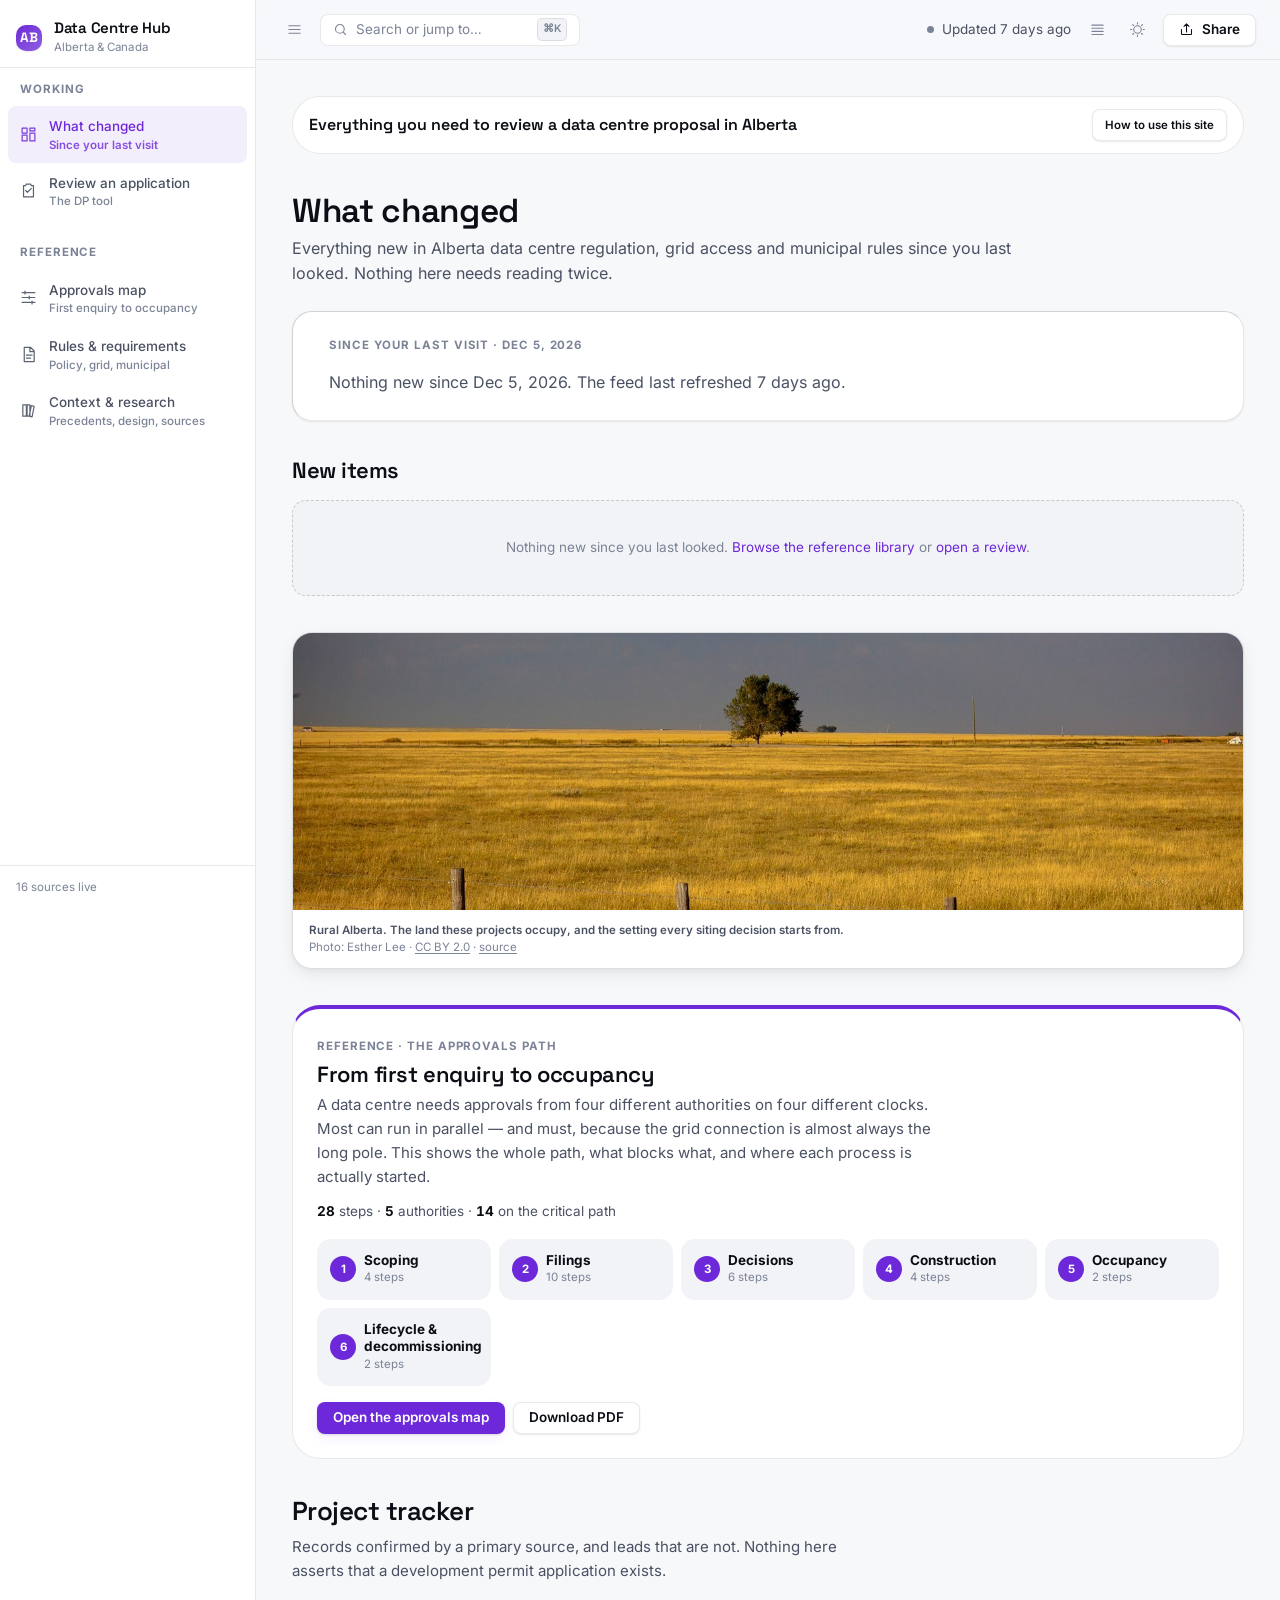
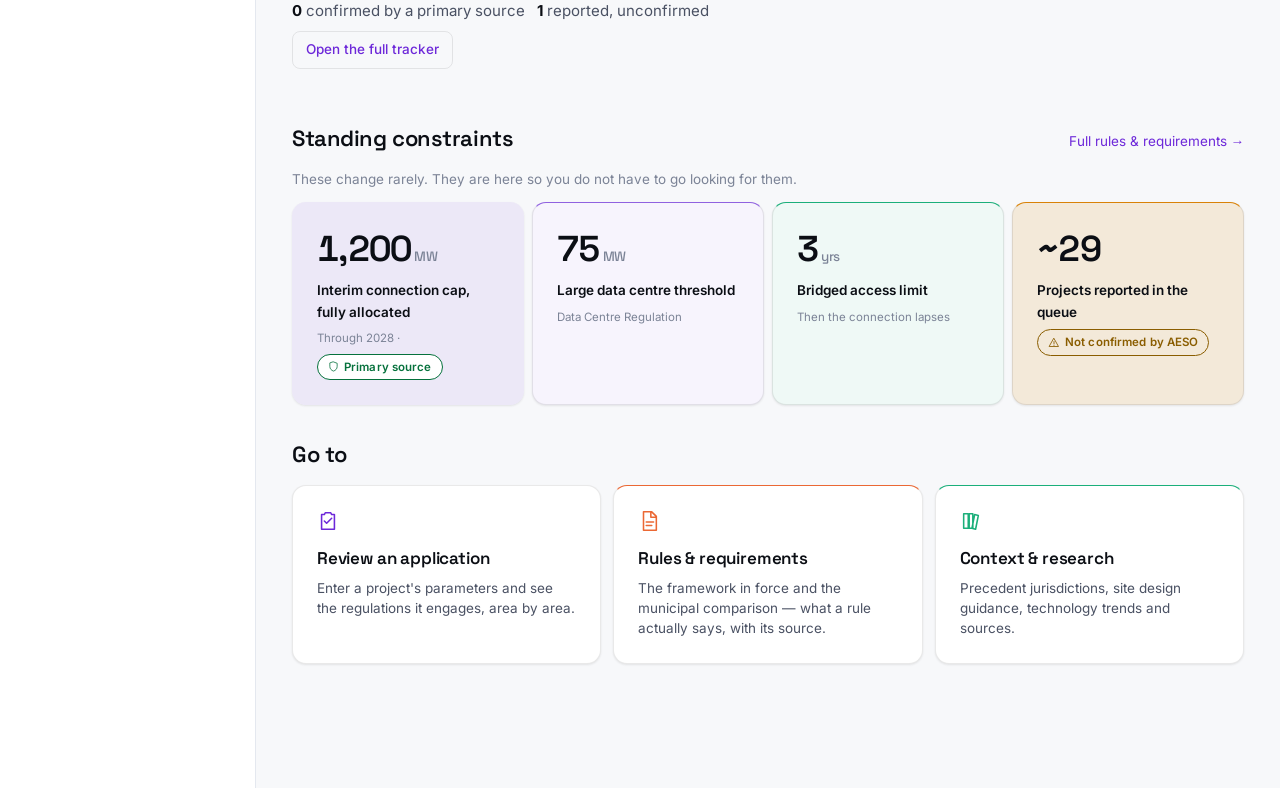
<file: site/projects.html>
<!doctype html>
<html lang="en-CA">
<head>
<meta charset="utf-8">
<meta http-equiv="refresh" content="0; url=index.html#tracker">
<link rel="canonical" href="index.html#tracker">
<title>Moved — Alberta Data Centre Hub</title>
<meta name="robots" content="noindex">
<link rel="stylesheet" href="assets/fonts.css">
<link rel="stylesheet" href="assets/tokens.css">
<link rel="stylesheet" href="assets/style.css">
</head>
<body>
<main style="max-width:44ch;margin:18vh auto;padding:0 var(--s-4);font-family:var(--font);color:var(--ink)">
  <h1 style="font-size:var(--t-h2)">This page moved</h1>
  <p style="color:var(--ink-secondary);line-height:1.6">
    The site was reorganised into four sections. This content now lives under
    <strong>What changed</strong>.
  </p>
  <p><a href="index.html#tracker">Continue to What changed →</a></p>
</main>
<script>location.replace('index.html#tracker');</script>
</body>
</html>
</file>
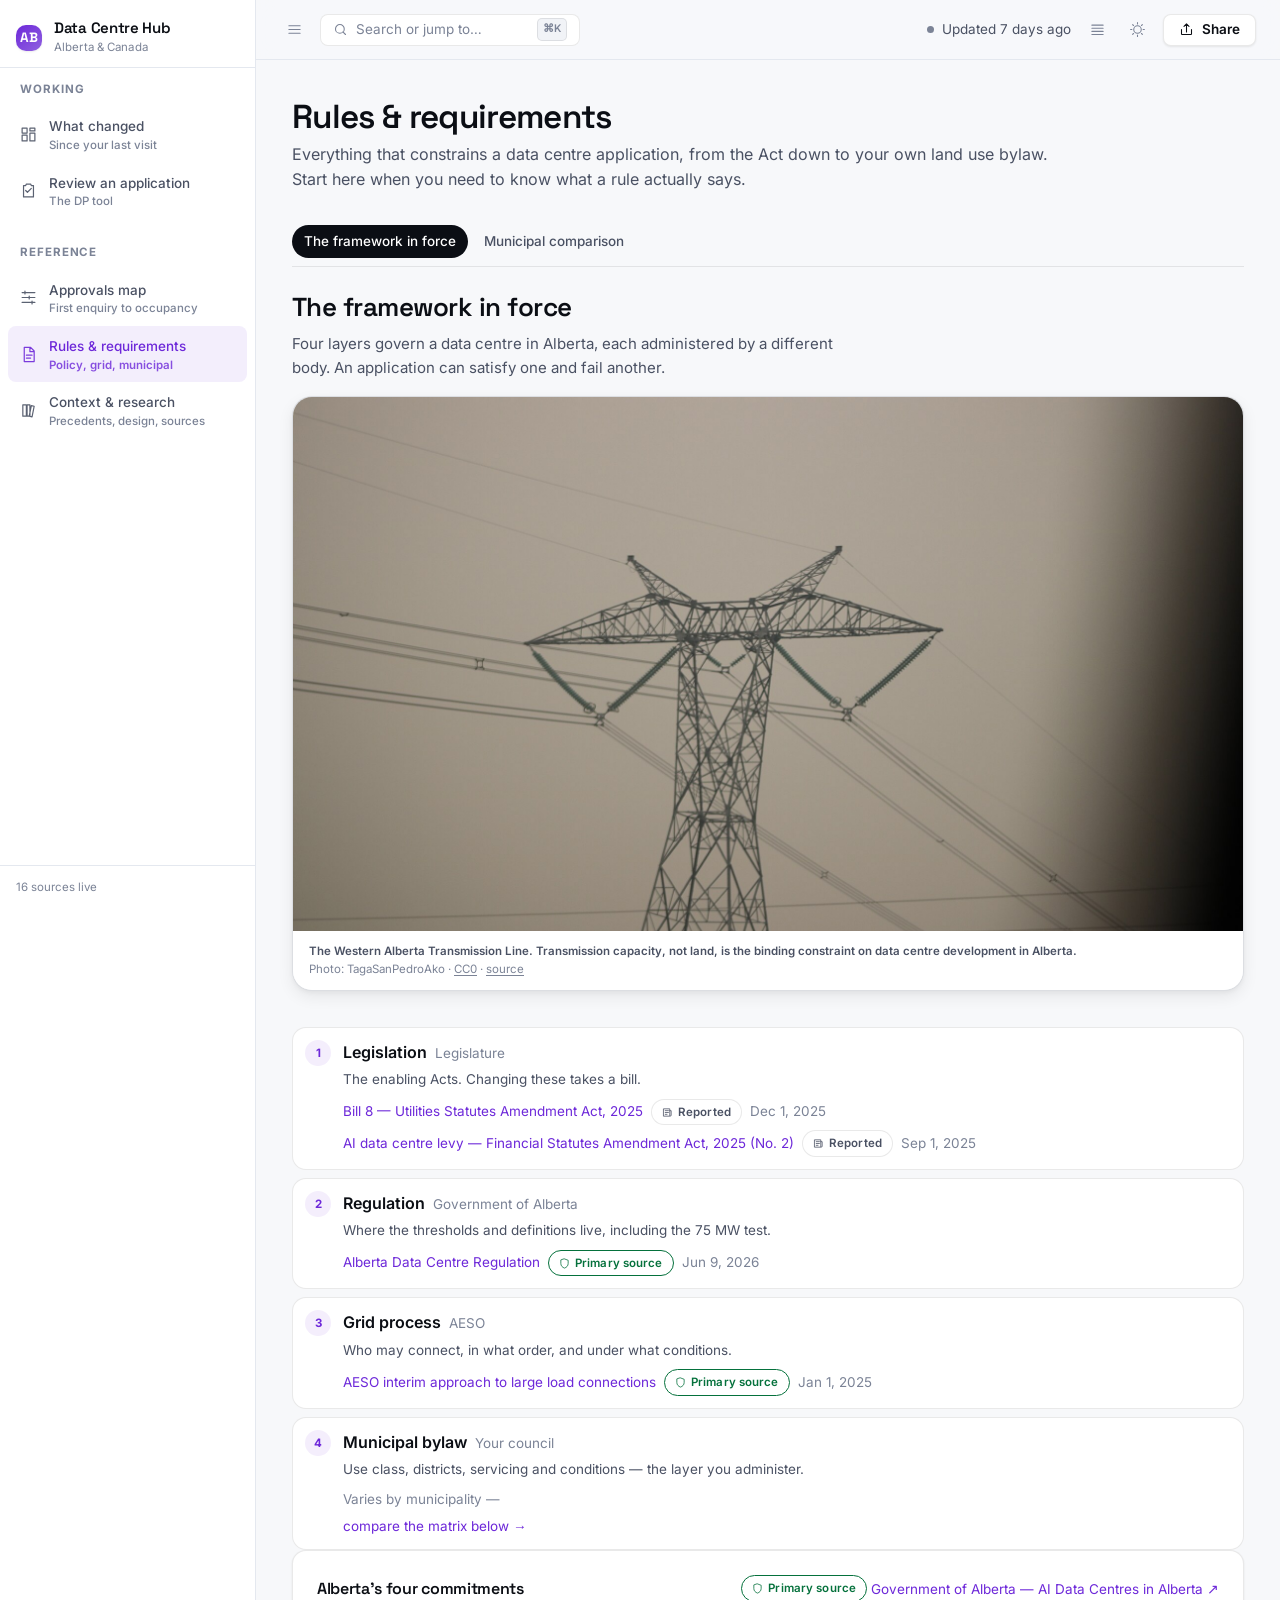
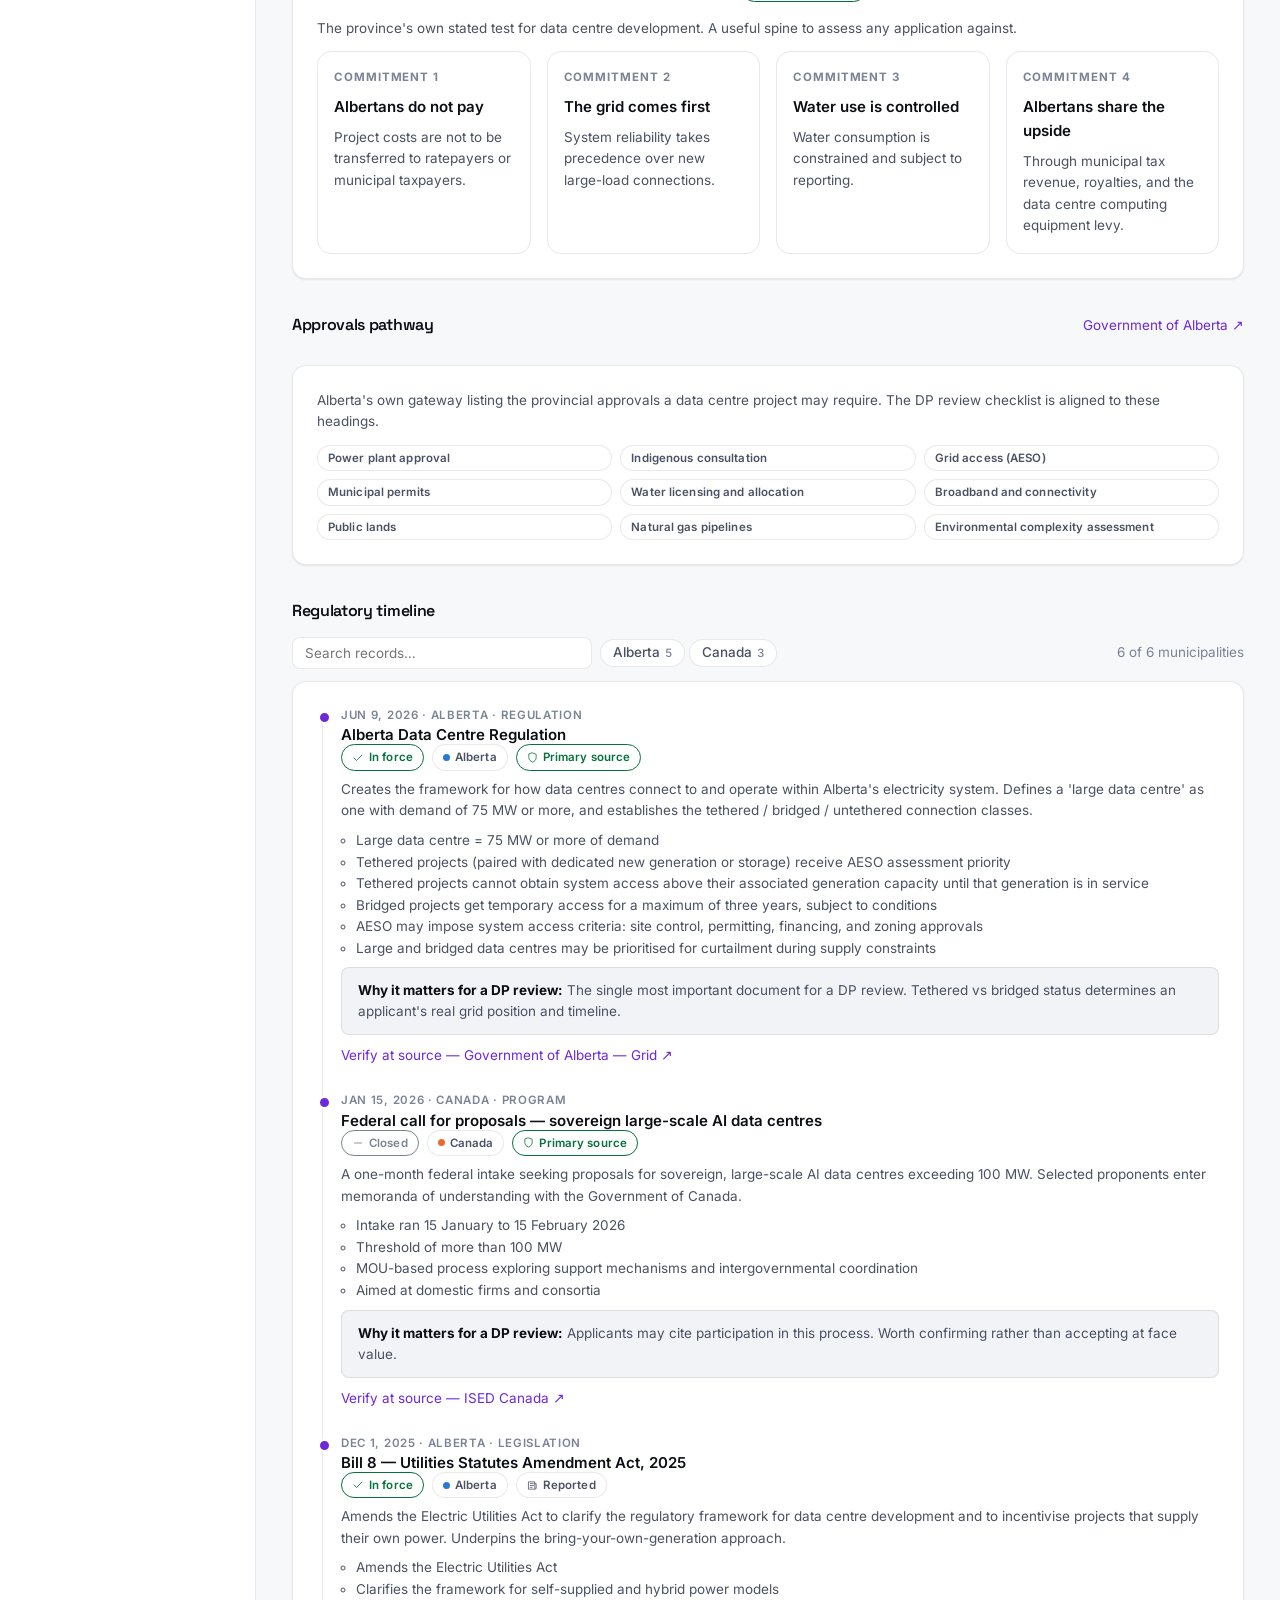
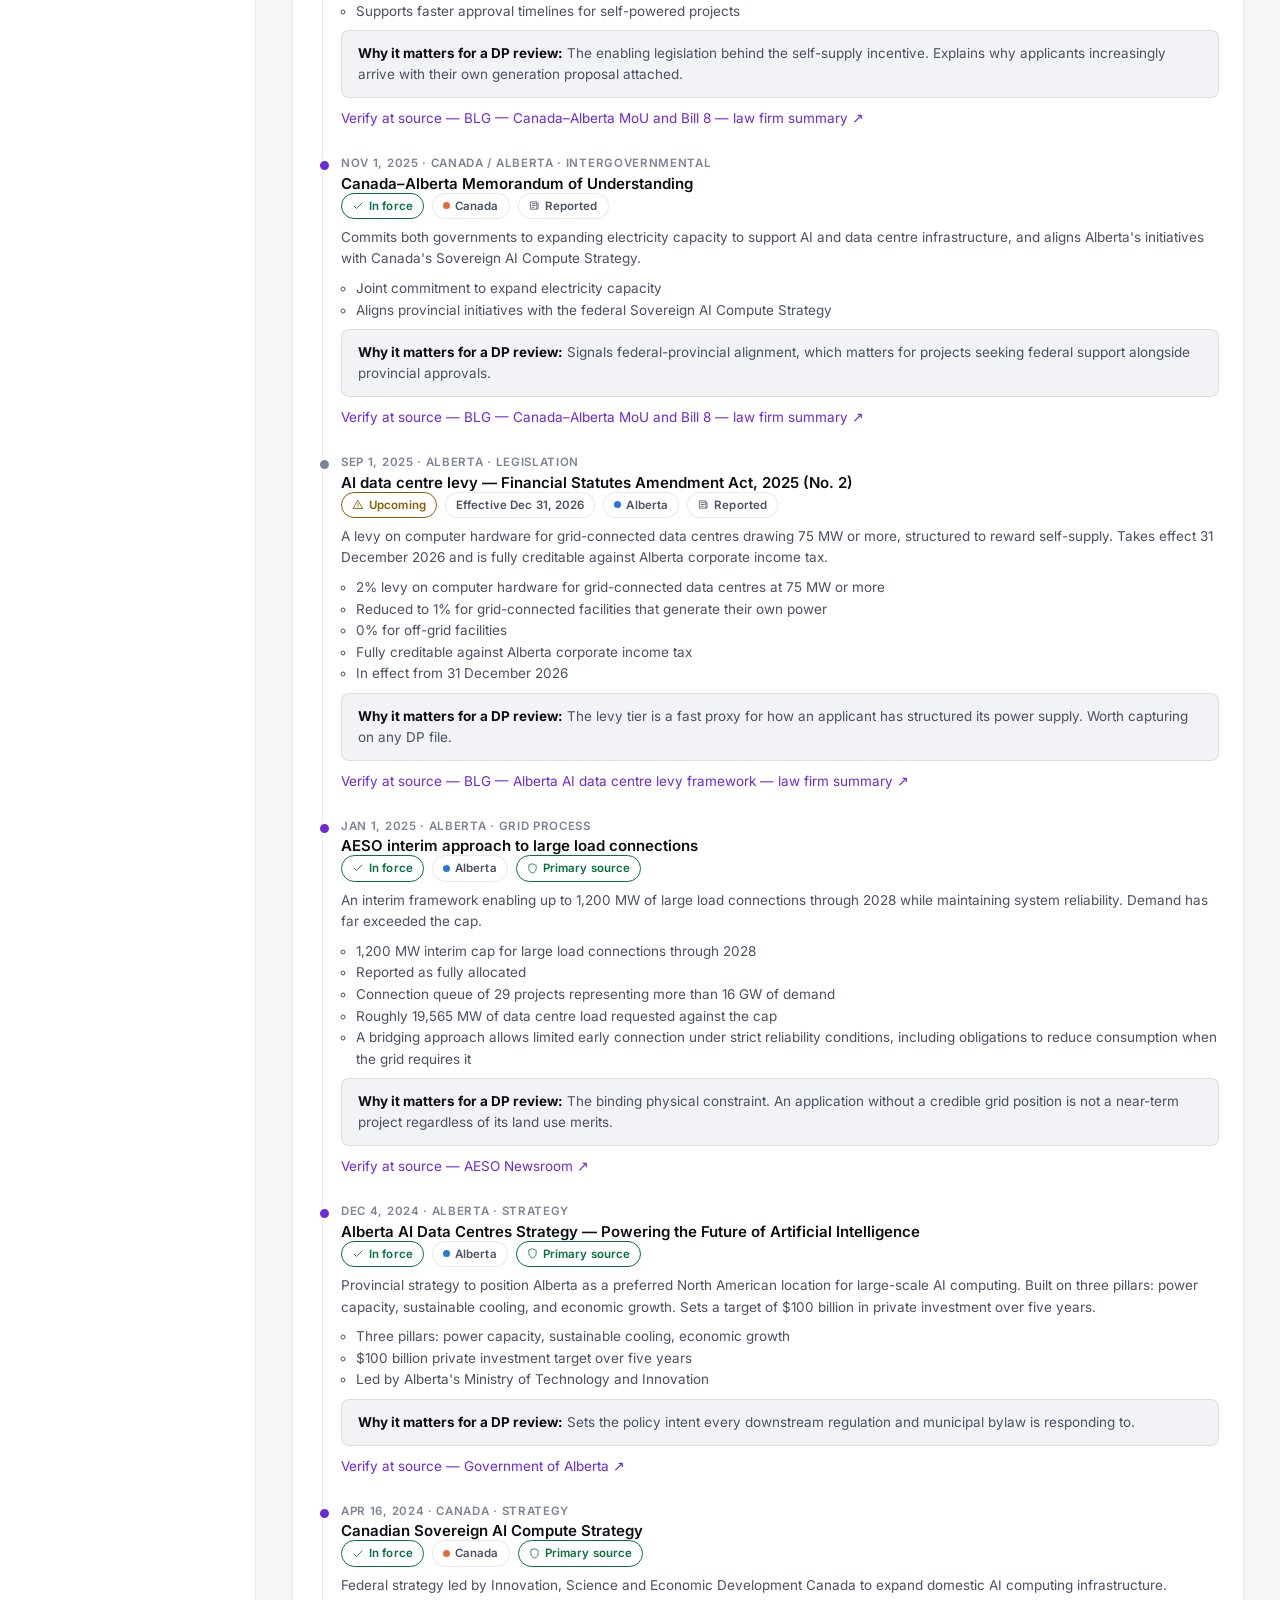
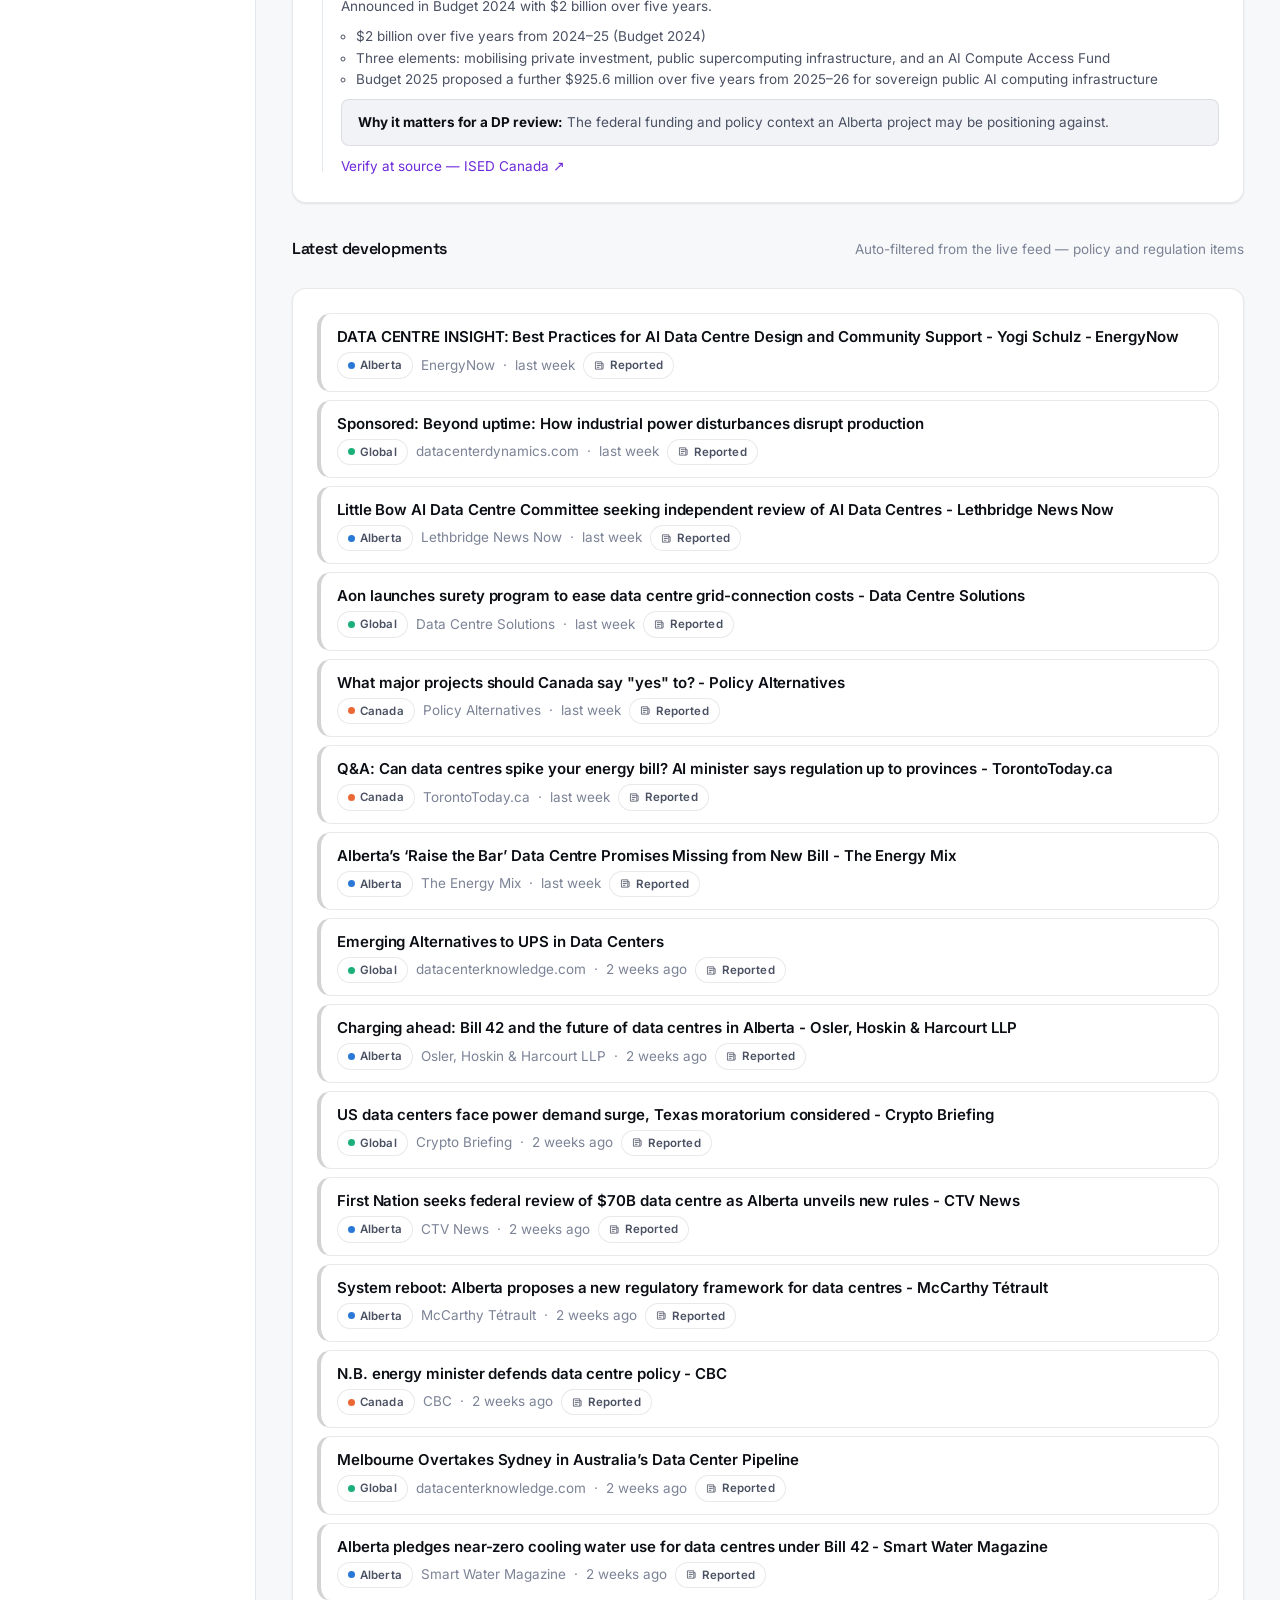
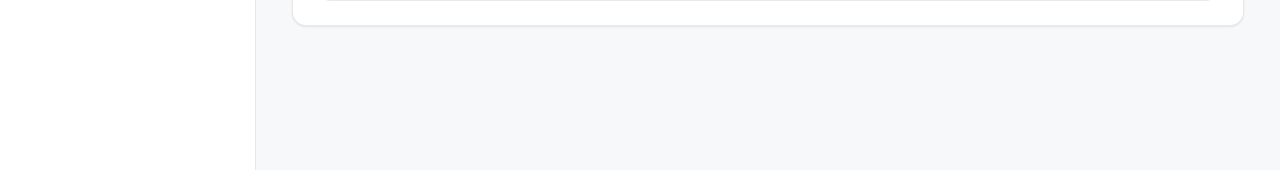
<file: site/rules.html>
<!doctype html>
<html lang="en-CA">
<head>
<meta charset="utf-8">
<meta name="viewport" content="width=device-width, initial-scale=1">
<title>Rules &amp; requirements — Alberta Data Centre Hub</title>
<meta name="description" content="The regulatory framework governing data centre development in Alberta: legislation, regulation, the AESO grid process, and municipal bylaws.">
<link rel="stylesheet" href="assets/fonts.css">
<link rel="stylesheet" href="assets/tokens.css">
<link rel="stylesheet" href="assets/style.css">
<link rel="icon" href="data:image/svg+xml,<svg xmlns='http://www.w3.org/2000/svg' viewBox='0 0 100 100'><rect width='100' height='100' rx='18' fill='%232a78d6'/><text y='70' x='50' text-anchor='middle' font-size='54' font-family='system-ui' font-weight='700' fill='white'>AB</text></svg>">
</head>
<body data-page="rules">
<a class="skip-link" href="#main">Skip to content</a>
<div class="app">
  <aside class="sidebar" id="sidebar"></aside>
  <div class="main">
    <header class="topbar" id="topbar"></header>
    <main class="content" id="main">

      <div class="page-head">
        <h1>Rules &amp; requirements</h1>
        <p class="page-purpose">Everything that constrains a data centre application, from the Act down to your own land use bylaw. Start here when you need to know what a rule actually says.</p>
      </div>

      <nav class="page-toc" aria-label="On this page">
        <a href="#framework">The framework in force</a>
        <a href="#municipal">Municipal comparison</a>
      </nav>

      <section class="section subsection" id="framework">
        <div class="subsection-head"><h2>The framework in force</h2></div>
        <p class="subsection-purpose">Four layers govern a data centre in Alberta, each
           administered by a different body. An application can satisfy one and fail another.</p>
        <div class="section" data-photo="grid"></div>
        <div id="stack-slot"></div>
<!-- The province's own stated test — a useful frame to assess against -->
      <section class="section">
        <div class="card">
          <div class="card-head">
            <h3 id="commit-title">Alberta's four commitments</h3>
            <div class="card-action small" id="commit-src"></div>
          </div>
          <p class="secondary small" id="commit-note"></p>
          <div class="grid grid-4" id="commit-slot"></div>
        </div>
      </section>

      <section class="section">
        <div class="section-head">
          <h3>Approvals pathway</h3>
          <span class="section-note" id="pathway-src"></span>
        </div>
        <div class="card">
          <p class="secondary small" id="pathway-note"></p>
          <div id="pathway-slot"></div>
        </div>
      </section>

      <section class="section">
        <div class="section-head"><h3>Regulatory timeline</h3></div>
        <div class="filterbar">
          <input class="search-input" id="q" type="search" placeholder="Search records…" aria-label="Search records">
          <span id="region-chips"></span>
          <span class="spacer"></span>
          <span class="small muted" id="count"></span>
        </div>
        <div class="card">
          <ol class="timeline" id="timeline-slot"></ol>
        </div>
      </section>

      <section class="section">
        <div class="section-head">
          <h3>Latest developments</h3>
          <span class="section-note">Auto-filtered from the live feed — policy and regulation items</span>
        </div>
        <div class="card"><div id="policy-live-slot"><div class="empty-state">Loading…</div></div></div>
      </section>
      </section>

      <section class="section subsection" id="municipal">
        <div class="subsection-head"><h2>Municipal comparison</h2></div>
        <p class="subsection-purpose">What each municipality&rsquo;s bylaw requires. A blank cell means not yet verified against the current bylaw &mdash; never that the requirement is absent.</p>
<div class="notice">
        <strong>Regulatory frameworks only.</strong> This page records what each bylaw requires. It never
        records live applications or named proponents. Blank cells mean <em>not yet verified</em> — they are
        deliberately left empty rather than guessed.
      </div>

      <div class="filterbar">
        <input class="search-input" id="q" type="search" placeholder="Search municipalities…" aria-label="Search municipalities">
        <span class="spacer"></span>
        <span class="small muted" id="count"></span>
      </div>

      <div class="table-wrap section">
        <table class="data responsive-cards" id="matrix">
          <thead><tr id="matrix-head"></tr></thead>
          <tbody id="matrix-body"></tbody>
        </table>
      </div>

      <section class="section">
        <div class="section-head"><h3>Detail by municipality</h3></div>
        <div class="grid grid-2" id="municipal-detail-slot"></div>
      </section>

      <section class="section">
        <div class="section-head">
          <h3>Latest municipal developments</h3>
          <span class="section-note">Auto-filtered from the live feed</span>
        </div>
        <div class="card"><div id="municipal-live-slot"><div class="empty-state">Loading…</div></div></div>
      </section>
      </section>


      

    </main>
  </div>
</div>


<script src="assets/app.js"></script>
<script src="assets/charts.js"></script>
<script src="assets/photos.js"></script>
<script src="assets/figures.js"></script>
<script src="assets/framework.js"></script>
<script src="assets/page-policy.js"></script>
<script src="assets/page-municipal.js"></script>
<script src="assets/toc.js"></script>
</body>
</html>
</file>
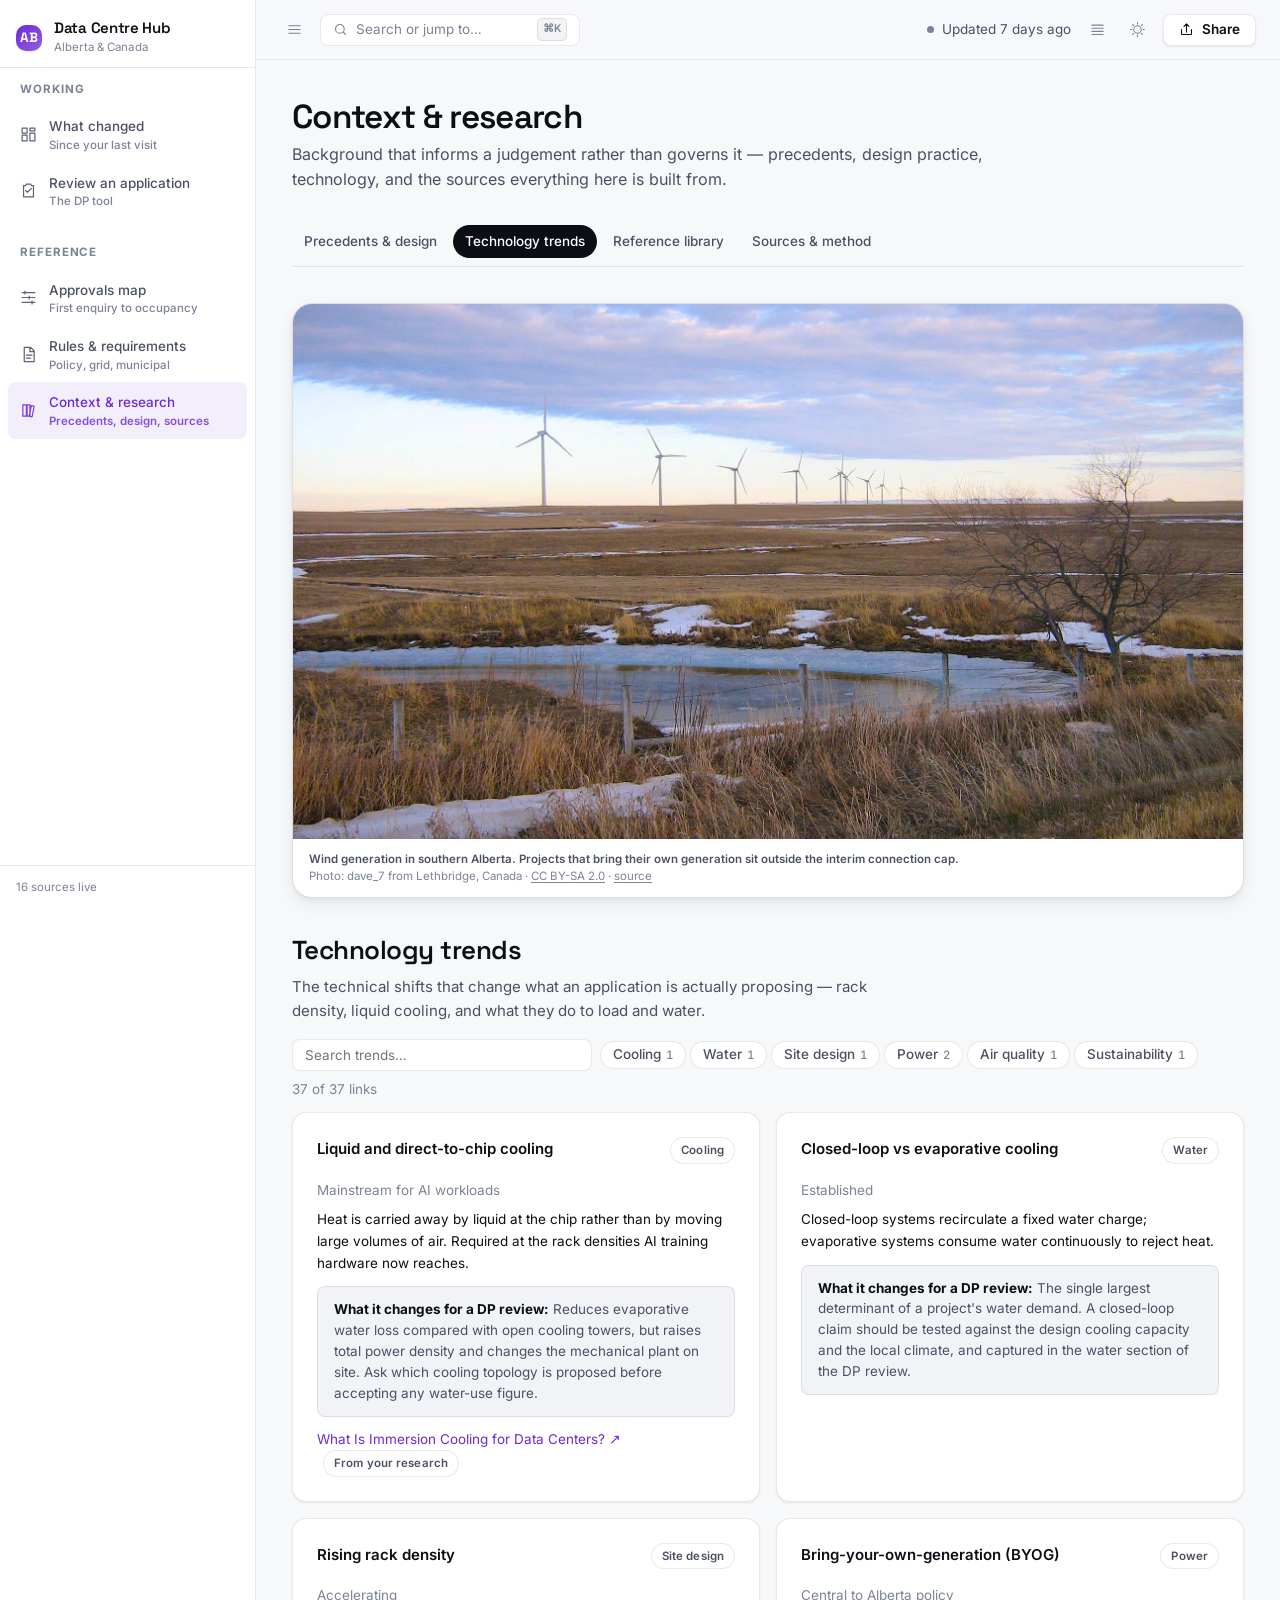
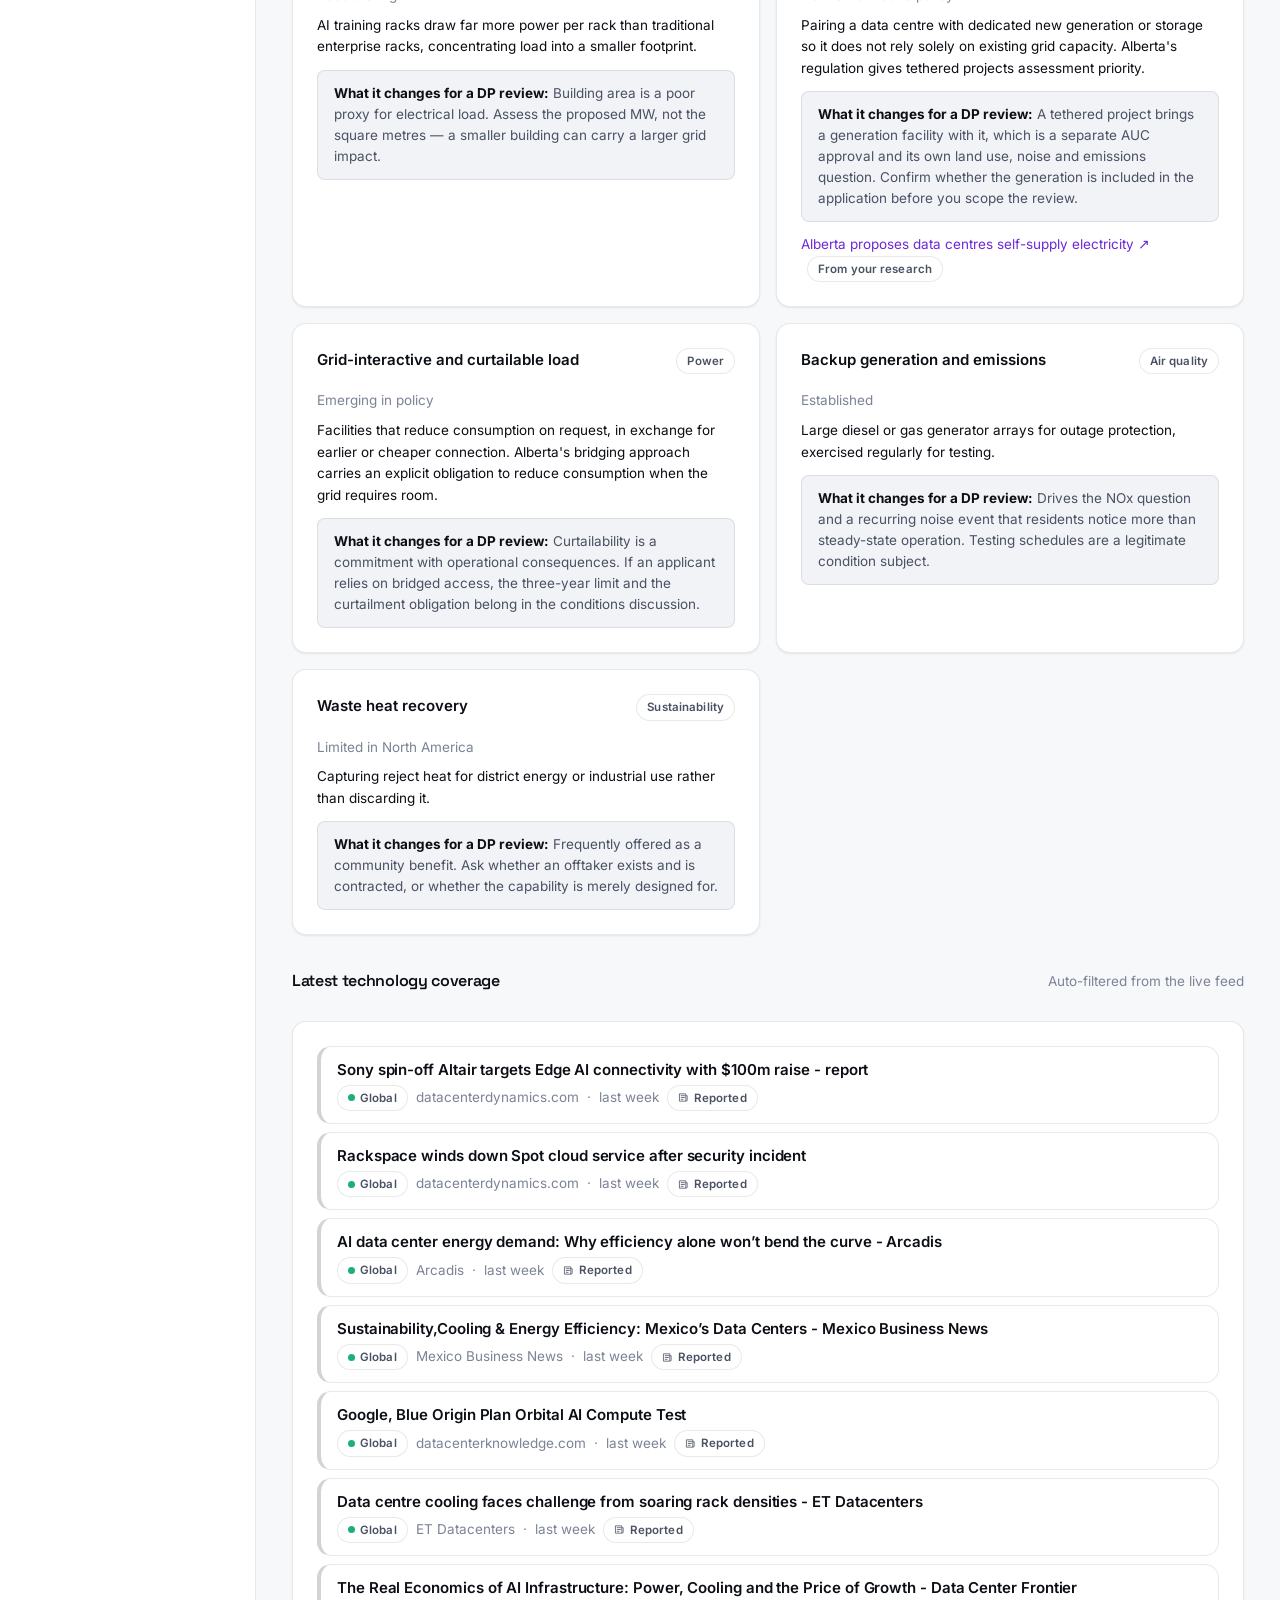
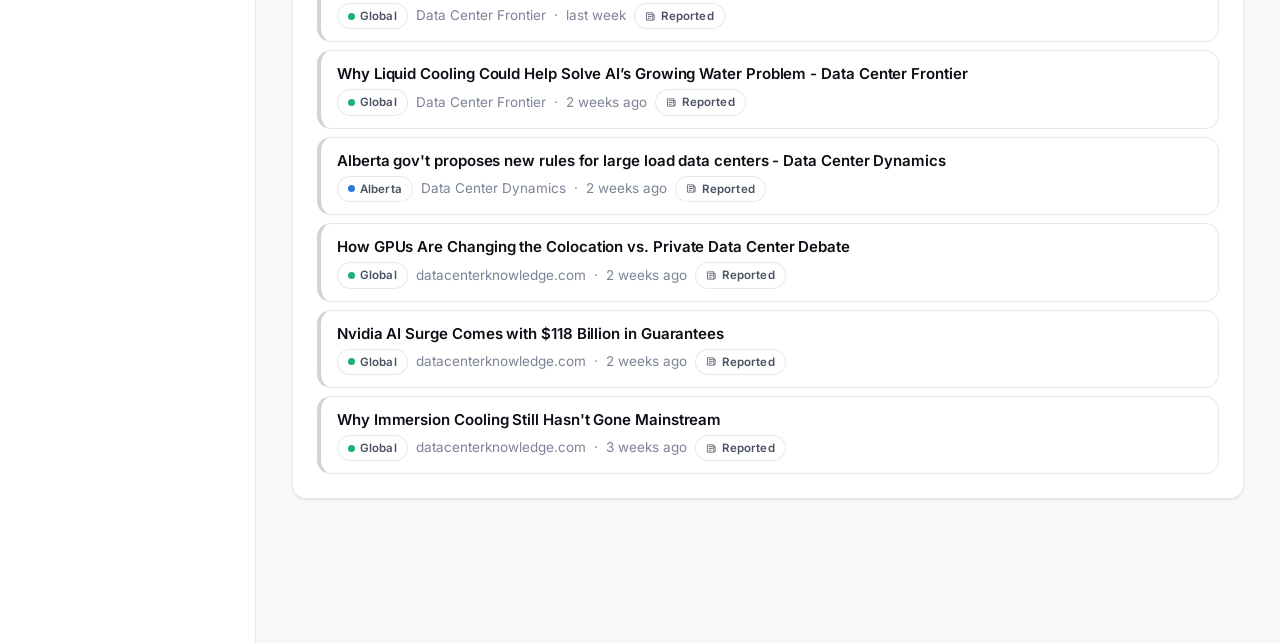
<file: site/tech.html>
<!doctype html>
<html lang="en-CA">
<head>
<meta charset="utf-8">
<meta http-equiv="refresh" content="0; url=context.html#tech">
<link rel="canonical" href="context.html#tech">
<title>Moved — Alberta Data Centre Hub</title>
<meta name="robots" content="noindex">
<link rel="stylesheet" href="assets/fonts.css">
<link rel="stylesheet" href="assets/tokens.css">
<link rel="stylesheet" href="assets/style.css">
</head>
<body>
<main style="max-width:44ch;margin:18vh auto;padding:0 var(--s-4);font-family:var(--font);color:var(--ink)">
  <h1 style="font-size:var(--t-h2)">This page moved</h1>
  <p style="color:var(--ink-secondary);line-height:1.6">
    The site was reorganised into four sections. This content now lives under
    <strong>Context & research</strong>.
  </p>
  <p><a href="context.html#tech">Continue to Context & research →</a></p>
</main>
<script>location.replace('context.html#tech');</script>
</body>
</html>
</file>
<file: site/assets/fonts.css>
/* ============================================================================
   Self-hosted interface typefaces.

   Generated by scripts/fetch-fonts.mjs — do not edit by hand.

   Inter and Space Grotesk are both licensed under the SIL Open Font License
   1.1, which permits redistribution with the font files. See fonts/OFL.txt.
   ========================================================================= */

@font-face {
  font-family: 'Inter';
  font-style: normal;
  font-weight: 400;
  font-display: swap;
  src: url('fonts/inter-400-latin-ext.woff2') format('woff2');
  unicode-range: U+0100-02BA, U+02BD-02C5, U+02C7-02CC, U+02CE-02D7, U+02DD-02FF, U+0304, U+0308, U+0329, U+1D00-1DBF, U+1E00-1E9F, U+1EF2-1EFF, U+2020, U+20A0-20AB, U+20AD-20C0, U+2113, U+2C60-2C7F, U+A720-A7FF;
}

@font-face {
  font-family: 'Inter';
  font-style: normal;
  font-weight: 400;
  font-display: swap;
  src: url('fonts/inter-400-latin.woff2') format('woff2');
  unicode-range: U+0000-00FF, U+0131, U+0152-0153, U+02BB-02BC, U+02C6, U+02DA, U+02DC, U+0304, U+0308, U+0329, U+2000-206F, U+20AC, U+2122, U+2191, U+2193, U+2212, U+2215, U+FEFF, U+FFFD;
}

@font-face {
  font-family: 'Inter';
  font-style: normal;
  font-weight: 500;
  font-display: swap;
  src: url('fonts/inter-500-latin-ext.woff2') format('woff2');
  unicode-range: U+0100-02BA, U+02BD-02C5, U+02C7-02CC, U+02CE-02D7, U+02DD-02FF, U+0304, U+0308, U+0329, U+1D00-1DBF, U+1E00-1E9F, U+1EF2-1EFF, U+2020, U+20A0-20AB, U+20AD-20C0, U+2113, U+2C60-2C7F, U+A720-A7FF;
}

@font-face {
  font-family: 'Inter';
  font-style: normal;
  font-weight: 500;
  font-display: swap;
  src: url('fonts/inter-500-latin.woff2') format('woff2');
  unicode-range: U+0000-00FF, U+0131, U+0152-0153, U+02BB-02BC, U+02C6, U+02DA, U+02DC, U+0304, U+0308, U+0329, U+2000-206F, U+20AC, U+2122, U+2191, U+2193, U+2212, U+2215, U+FEFF, U+FFFD;
}

@font-face {
  font-family: 'Inter';
  font-style: normal;
  font-weight: 600;
  font-display: swap;
  src: url('fonts/inter-600-latin-ext.woff2') format('woff2');
  unicode-range: U+0100-02BA, U+02BD-02C5, U+02C7-02CC, U+02CE-02D7, U+02DD-02FF, U+0304, U+0308, U+0329, U+1D00-1DBF, U+1E00-1E9F, U+1EF2-1EFF, U+2020, U+20A0-20AB, U+20AD-20C0, U+2113, U+2C60-2C7F, U+A720-A7FF;
}

@font-face {
  font-family: 'Inter';
  font-style: normal;
  font-weight: 600;
  font-display: swap;
  src: url('fonts/inter-600-latin.woff2') format('woff2');
  unicode-range: U+0000-00FF, U+0131, U+0152-0153, U+02BB-02BC, U+02C6, U+02DA, U+02DC, U+0304, U+0308, U+0329, U+2000-206F, U+20AC, U+2122, U+2191, U+2193, U+2212, U+2215, U+FEFF, U+FFFD;
}

@font-face {
  font-family: 'Inter';
  font-style: normal;
  font-weight: 700;
  font-display: swap;
  src: url('fonts/inter-700-latin-ext.woff2') format('woff2');
  unicode-range: U+0100-02BA, U+02BD-02C5, U+02C7-02CC, U+02CE-02D7, U+02DD-02FF, U+0304, U+0308, U+0329, U+1D00-1DBF, U+1E00-1E9F, U+1EF2-1EFF, U+2020, U+20A0-20AB, U+20AD-20C0, U+2113, U+2C60-2C7F, U+A720-A7FF;
}

@font-face {
  font-family: 'Inter';
  font-style: normal;
  font-weight: 700;
  font-display: swap;
  src: url('fonts/inter-700-latin.woff2') format('woff2');
  unicode-range: U+0000-00FF, U+0131, U+0152-0153, U+02BB-02BC, U+02C6, U+02DA, U+02DC, U+0304, U+0308, U+0329, U+2000-206F, U+20AC, U+2122, U+2191, U+2193, U+2212, U+2215, U+FEFF, U+FFFD;
}

@font-face {
  font-family: 'Space Grotesk';
  font-style: normal;
  font-weight: 500;
  font-display: swap;
  src: url('fonts/space-grotesk-500-latin-ext.woff2') format('woff2');
  unicode-range: U+0100-02BA, U+02BD-02C5, U+02C7-02CC, U+02CE-02D7, U+02DD-02FF, U+0304, U+0308, U+0329, U+1D00-1DBF, U+1E00-1E9F, U+1EF2-1EFF, U+2020, U+20A0-20AB, U+20AD-20C0, U+2113, U+2C60-2C7F, U+A720-A7FF;
}

@font-face {
  font-family: 'Space Grotesk';
  font-style: normal;
  font-weight: 500;
  font-display: swap;
  src: url('fonts/space-grotesk-500-latin.woff2') format('woff2');
  unicode-range: U+0000-00FF, U+0131, U+0152-0153, U+02BB-02BC, U+02C6, U+02DA, U+02DC, U+0304, U+0308, U+0329, U+2000-206F, U+20AC, U+2122, U+2191, U+2193, U+2212, U+2215, U+FEFF, U+FFFD;
}

@font-face {
  font-family: 'Space Grotesk';
  font-style: normal;
  font-weight: 600;
  font-display: swap;
  src: url('fonts/space-grotesk-600-latin-ext.woff2') format('woff2');
  unicode-range: U+0100-02BA, U+02BD-02C5, U+02C7-02CC, U+02CE-02D7, U+02DD-02FF, U+0304, U+0308, U+0329, U+1D00-1DBF, U+1E00-1E9F, U+1EF2-1EFF, U+2020, U+20A0-20AB, U+20AD-20C0, U+2113, U+2C60-2C7F, U+A720-A7FF;
}

@font-face {
  font-family: 'Space Grotesk';
  font-style: normal;
  font-weight: 600;
  font-display: swap;
  src: url('fonts/space-grotesk-600-latin.woff2') format('woff2');
  unicode-range: U+0000-00FF, U+0131, U+0152-0153, U+02BB-02BC, U+02C6, U+02DA, U+02DC, U+0304, U+0308, U+0329, U+2000-206F, U+20AC, U+2122, U+2191, U+2193, U+2212, U+2215, U+FEFF, U+FFFD;
}

@font-face {
  font-family: 'Space Grotesk';
  font-style: normal;
  font-weight: 700;
  font-display: swap;
  src: url('fonts/space-grotesk-700-latin-ext.woff2') format('woff2');
  unicode-range: U+0100-02BA, U+02BD-02C5, U+02C7-02CC, U+02CE-02D7, U+02DD-02FF, U+0304, U+0308, U+0329, U+1D00-1DBF, U+1E00-1E9F, U+1EF2-1EFF, U+2020, U+20A0-20AB, U+20AD-20C0, U+2113, U+2C60-2C7F, U+A720-A7FF;
}

@font-face {
  font-family: 'Space Grotesk';
  font-style: normal;
  font-weight: 700;
  font-display: swap;
  src: url('fonts/space-grotesk-700-latin.woff2') format('woff2');
  unicode-range: U+0000-00FF, U+0131, U+0152-0153, U+02BB-02BC, U+02C6, U+02DA, U+02DC, U+0304, U+0308, U+0329, U+2000-206F, U+20AC, U+2122, U+2191, U+2193, U+2212, U+2215, U+FEFF, U+FFFD;
}
</file>
<file: site/assets/tokens.css>
/* ============================================================================
   Design tokens.

   A modern-product visual language: near-black neutrals with a cool cast, one
   confident accent, generous type, soft elevation. Everything below is derived
   from a small set of decisions so the system stays coherent as it grows.

   TYPE
   Space Grotesk for display — geometric with enough character to read as
   authored rather than default. Inter for everything else, because it was
   drawn for interfaces and its tabular figures keep numeric columns honest.
   Both are self-hosted (assets/fonts.css); the stacks below fall back to
   system faces so nothing collapses if a file is missing.

   COLOUR
   The categorical region palette (Alberta / Canada / Global) is VALIDATED for
   CVD and normal-vision separation on both surfaces — do not change those
   hues, in either mode. They were re-hued once during a redesign and had to be
   put back; scripts in the dataviz skill will tell you if you break them.

   The accent is violet and is NOT a fourth categorical hue. Run it through the
   palette validator alongside the three region hues and it fails CVD
   separation against Alberta blue, because blue and violet converge under
   deuteranopia. That is acceptable here, and only here, because:
     - the accent marks INTERACTION (buttons, links, focus, active nav), never
       a data category, so it never competes with a region mark for meaning;
     - every region mark carries its label as text — see regionChip() — so
       colour is never the sole carrier of "this is Alberta".
   If the accent is ever used to encode a category, this reasoning collapses
   and it has to move to a hue that passes all-pairs.

   Dark mode is a selected set of steps, declared under both
   `@media (prefers-color-scheme: dark)` guarded with
   `:root:not([data-theme="light"])`, and `:root[data-theme="dark"]`.
   ========================================================================= */

:root {
  /* --- type ------------------------------------------------------------- */
  --font:         'Inter', -apple-system, BlinkMacSystemFont, 'Segoe UI', Roboto, sans-serif;
  --font-display: 'Space Grotesk', 'Inter', -apple-system, 'Segoe UI', Roboto, sans-serif;
  --font-mono:    ui-monospace, 'SF Mono', Menlo, Consolas, monospace;

  /* A modular scale, not arbitrary numbers. */
  --t-hero:  clamp(38px, 4.6vw, 60px);
  --t-h1:    clamp(28px, 2.6vw, 36px);
  --t-h2:    22px;
  --t-h3:    16px;
  --t-body:  15px;
  --t-small: 13.5px;
  --t-micro: 11.5px;

  --lh-tight: 1.15;
  --lh-head:  1.25;
  --lh-body:  1.6;

  --track-tight: -0.02em;   /* display sizes need negative tracking */
  --track-wide:   0.08em;   /* small caps and eyebrows need the opposite */

  /* --- neutrals. Cool cast: pure grey reads cheap at these sizes. ------- */
  --page:            #f7f8fa;
  --surface:         #ffffff;
  --surface-sunken:  #f1f3f7;
  --surface-hover:   #eaedf4;
  --surface-raised:  #ffffff;

  --ink:             #0b0e14;
  --ink-secondary:   #4a5163;
  --ink-muted:       #7b8396;

  --hairline:        #e4e8ef;
  --border:          rgba(11, 14, 20, 0.09);
  --border-strong:   rgba(11, 14, 20, 0.18);
  --baseline:        #c4cad6;

  /* --- accent ----------------------------------------------------------- */
  --accent:        #6d28d9;
  --accent-hover:  #5b21b6;
  --accent-wash:   rgba(109, 40, 217, 0.08);
  --accent-track:  #ddd3f7;
  --accent-ink:    #ffffff;

  /* --- categorical region palette. Validated — do not re-hue. ----------- */
  --region-alberta: #2a78d6;
  --region-canada:  #eb6834;
  --region-global:  #1baf7a;

  /* --- status. Reserved for state; always icon + label + colour. -------- */
  --status-good:      #0f9d58;
  --status-good-text: #05713c;
  --status-warning:   #d98207;
  --status-serious:   #e0662f;
  --status-critical:  #d92d43;
  --status-good-bg:     rgba(15, 157, 88, 0.10);
  --status-warning-bg:  rgba(217, 130, 7, 0.13);
  --status-critical-bg: rgba(217, 45, 67, 0.10);

  /* --- sequential ramp, one hue -------------------------------------- */
  --seq-100: #e6dbfa;
  --seq-250: #bfa3ef;
  --seq-400: #9061e0;
  --seq-550: #6d28d9;
  --seq-700: #3f1585;

  /* --- space. A 4px base, used strictly. ------------------------------- */
  --s-1: 4px;  --s-2: 8px;  --s-3: 12px; --s-4: 16px;
  --s-5: 24px; --s-6: 36px; --s-7: 56px; --s-8: 88px;

  /* --- shape ------------------------------------------------------------ */
  --r-chip:  8px;
  --r-card:  14px;
  --r-lg:    20px;
  --r-pill:  999px;

  /* --- elevation. Layered, low-opacity: one shadow reads flat. --------- */
  --shadow-sm: 0 1px 2px rgba(11, 14, 20, 0.05),
               0 1px 3px rgba(11, 14, 20, 0.04);
  --shadow-md: 0 2px 4px rgba(11, 14, 20, 0.04),
               0 6px 16px rgba(11, 14, 20, 0.07);
  --shadow-lg: 0 8px 20px rgba(11, 14, 20, 0.08),
               0 24px 48px rgba(11, 14, 20, 0.12);
  --shadow-overlay: var(--shadow-lg);
  --ring: 0 0 0 3px rgba(109, 40, 217, 0.22);

  /* --- motion ----------------------------------------------------------- */
  --dur:      150ms;
  --dur-slow: 320ms;
  --ease:     cubic-bezier(0.2, 0, 0.2, 1);
  --ease-out: cubic-bezier(0.16, 1, 0.3, 1);

  --focus: var(--accent);

  /* --- layout ----------------------------------------------------------- */
  --sidebar-w:  256px;
  --rail-w:     64px;
  --topbar-h:   60px;
  --content-max: 1280px;
  --row-h:      44px;
  --cell-pad-y: 12px;
}

/* Comfortable is the default; compact is the opt-in for dense tables. */
:root[data-density="compact"] {
  --row-h: 34px;
  --cell-pad-y: 7px;
  --t-body: 14px;
  --s-5: 18px;
  --s-6: 26px;
}

/* ------------------------------------------------------------------ dark */
/* Selected steps, not an inversion. Surfaces lift as they come forward. */
@media (prefers-color-scheme: dark) {
  :root:not([data-theme="light"]) {
    --page:            #0a0c11;
    --surface:         #12151c;
    --surface-sunken:  #0e1117;
    --surface-hover:   #1a1f29;
    --surface-raised:  #171b24;

    --ink:             #f2f4f8;
    --ink-secondary:   #a7b0c2;
    --ink-muted:       #6e788c;

    --hairline:        #232936;
    --border:          rgba(255, 255, 255, 0.09);
    --border-strong:   rgba(255, 255, 255, 0.20);
    --baseline:        #39414f;

    --accent:        #c084fc;
    --accent-hover:  #d0a5ff;
    --accent-wash:   rgba(192, 132, 252, 0.14);
    --accent-track:  #3a2a5c;
    --accent-ink:    #0a0c11;

    --region-alberta: #3987e5;   /* validated dark steps — do not re-hue */
    --region-canada:  #d95926;
    --region-global:  #199e70;

    --status-good:      #35c07a;
    --status-good-text: #57d494;
    --status-warning:   #f0a92e;
    --status-serious:   #ff8a5c;
    --status-critical:  #f2647b;
    --status-good-bg:     rgba(53, 192, 122, 0.15);
    --status-warning-bg:  rgba(240, 169, 46, 0.16);
    --status-critical-bg: rgba(242, 100, 123, 0.16);

    --seq-100: #2a2660;
    --seq-250: #453da0;
    --seq-400: #6b60d8;
    --seq-550: #9b91f0;
    --seq-700: #cfc9ff;

    --shadow-sm: 0 1px 2px rgba(0, 0, 0, 0.5);
    --shadow-md: 0 2px 6px rgba(0, 0, 0, 0.5), 0 8px 20px rgba(0, 0, 0, 0.45);
    --shadow-lg: 0 12px 28px rgba(0, 0, 0, 0.55), 0 28px 60px rgba(0, 0, 0, 0.5);
    --ring: 0 0 0 3px rgba(192, 132, 252, 0.30);
  }
}

:root[data-theme="dark"] {
  --page:            #0a0c11;
  --surface:         #12151c;
  --surface-sunken:  #0e1117;
  --surface-hover:   #1a1f29;
  --surface-raised:  #171b24;

  --ink:             #f2f4f8;
  --ink-secondary:   #a7b0c2;
  --ink-muted:       #6e788c;

  --hairline:        #232936;
  --border:          rgba(255, 255, 255, 0.09);
  --border-strong:   rgba(255, 255, 255, 0.20);
  --baseline:        #39414f;

  --accent:        #c084fc;
  --accent-hover:  #d0a5ff;
  --accent-wash:   rgba(192, 132, 252, 0.14);
  --accent-track:  #3a2a5c;
  --accent-ink:    #0a0c11;

  --region-alberta: #3987e5;   /* validated dark steps — do not re-hue */
  --region-canada:  #d95926;
  --region-global:  #199e70;

  --status-good:      #35c07a;
  --status-good-text: #57d494;
  --status-warning:   #f0a92e;
  --status-serious:   #ff8a5c;
  --status-critical:  #f2647b;
  --status-good-bg:     rgba(53, 192, 122, 0.15);
  --status-warning-bg:  rgba(240, 169, 46, 0.16);
  --status-critical-bg: rgba(242, 100, 123, 0.16);

  --seq-100: #2a2660;
  --seq-250: #453da0;
  --seq-400: #6b60d8;
  --seq-550: #9b91f0;
  --seq-700: #cfc9ff;

  --shadow-sm: 0 1px 2px rgba(0, 0, 0, 0.5);
  --shadow-md: 0 2px 6px rgba(0, 0, 0, 0.5), 0 8px 20px rgba(0, 0, 0, 0.45);
  --shadow-lg: 0 12px 28px rgba(0, 0, 0, 0.55), 0 28px 60px rgba(0, 0, 0, 0.5);
  --ring: 0 0 0 3px rgba(192, 132, 252, 0.30);
}

/* Motion here is decorative — every transition has a static resting state. */
@media (prefers-reduced-motion: reduce) {
  :root { --dur: 0ms; --dur-slow: 0ms; }
  *, *::before, *::after {
    animation-duration: .001ms !important; animation-iteration-count: 1 !important;
    transition-duration: .001ms !important; scroll-behavior: auto !important;
  }
}
</file>
<file: site/assets/style.css>
/* ============================================================================
   Alberta Data Centre Hub — app shell & components
   Density comes from tight components inside generous structure.
   Structure is carried by hairlines, never drop shadows.
   ========================================================================= */

*, *::before, *::after { box-sizing: border-box; }

html { -webkit-text-size-adjust: 100%; }

body {
  margin: 0;
  font-family: var(--font);
  font-size: var(--t-body);
  line-height: 1.45;
  color: var(--ink);
  background: var(--page);
  -webkit-font-smoothing: antialiased;
}

h1, h2, h3, h4 { line-height: 1.2; margin: 0; font-weight: 600; }
h1 { font-size: var(--t-h1); letter-spacing: -0.01em; }
h2 { font-size: var(--t-h2); letter-spacing: -0.005em; }
h3 { font-size: var(--t-h3); }
p { margin: 0 0 var(--s-3); }

a { color: var(--accent); text-decoration: none; }
a:hover { text-decoration: underline; }

:focus-visible {
  outline: 2px solid var(--accent);
  outline-offset: 2px;
  border-radius: 2px;
}

.eyebrow {
  font-size: var(--t-micro);
  text-transform: uppercase;
  letter-spacing: 0.06em;
  font-weight: 600;
  color: var(--ink-muted);
}

.muted     { color: var(--ink-muted); }
.secondary { color: var(--ink-secondary); }
.small     { font-size: var(--t-small); }

.skip-link {
  position: absolute; left: -9999px; top: 0; z-index: 100;
  background: var(--surface); color: var(--ink);
  padding: var(--s-2) var(--s-4); border: 1px solid var(--border);
}
.skip-link:focus { left: var(--s-3); top: var(--s-3); }

/* ============================================================ App shell === */

.app {
  display: grid;
  grid-template-columns: var(--sidebar-w) 1fr;
  min-height: 100vh;
}

/* --- Sidebar ------------------------------------------------------------- */

/* The sidebar element fills its grid column so the surface colour runs the
   whole page height; the inner wrapper is what actually sticks. */
.sidebar {
  grid-row: 1 / -1;
  background: var(--surface);
  border-right: 1px solid var(--hairline);
  position: relative;
}
.sidebar-sticky {
  position: sticky;
  top: 0;
  height: 100vh;
  display: flex;
  flex-direction: column;
  overflow-y: auto;
}

.brand {
  display: flex;
  align-items: center;
  gap: var(--s-3);
  height: var(--topbar-h);
  padding: 0 var(--s-4);
  border-bottom: 1px solid var(--hairline);
  flex-shrink: 0;
}
.brand-mark {
  width: 26px; height: 26px; flex-shrink: 0;
  border-radius: var(--r-chip);
  background: var(--accent);
  display: grid; place-items: center;
  color: #fff; font-weight: 700; font-size: var(--t-small);
}
.brand-text { min-width: 0; }
.brand-name {
  font-weight: 650; font-size: var(--t-small);
  white-space: nowrap; overflow: hidden; text-overflow: ellipsis;
}
.brand-sub {
  font-size: var(--t-micro); color: var(--ink-muted);
  white-space: nowrap; overflow: hidden; text-overflow: ellipsis;
}

.nav { padding: var(--s-4) var(--s-2); flex: 1; }
.nav-group + .nav-group { margin-top: var(--s-5); }
.nav-group-label {
  font-size: var(--t-micro);
  text-transform: uppercase;
  letter-spacing: 0.06em;
  font-weight: 600;
  color: var(--ink-muted);
  padding: 0 var(--s-3) var(--s-2);
}
.nav-link {
  display: flex; align-items: center; gap: var(--s-3);
  padding: var(--s-2) var(--s-3);
  border-radius: var(--r-chip);
  color: var(--ink-secondary);
  font-size: var(--t-small);
  font-weight: 500;
  text-decoration: none;
  white-space: nowrap;
}
.nav-link:hover { background: var(--surface-hover); color: var(--ink); text-decoration: none; }
.nav-link[aria-current="page"] {
  background: var(--accent-wash);
  color: var(--accent);
  font-weight: 600;
}
.nav-link svg { width: 16px; height: 16px; flex-shrink: 0; }
.nav-count {
  margin-left: auto;
  font-size: var(--t-micro);
  color: var(--ink-muted);
  font-variant-numeric: tabular-nums;
}

.sidebar-foot {
  padding: var(--s-3) var(--s-4);
  border-top: 1px solid var(--hairline);
  font-size: var(--t-micro);
  color: var(--ink-muted);
}
.sidebar-foot:empty { display: none; }

/* --- Top bar ------------------------------------------------------------- */

.topbar {
  height: var(--topbar-h);
  background: var(--surface);
  border-bottom: 1px solid var(--hairline);
  display: flex;
  align-items: center;
  gap: var(--s-3);
  padding: 0 var(--s-5);
  position: sticky;
  top: 0;
  z-index: 20;
}

.cmdk-trigger {
  display: flex; align-items: center; gap: var(--s-2);
  height: 32px; min-width: 260px;
  padding: 0 var(--s-3);
  background: var(--surface-sunken);
  border: 1px solid var(--border);
  border-radius: var(--r-chip);
  color: var(--ink-muted);
  font: inherit; font-size: var(--t-small);
  cursor: pointer; text-align: left;
}
.cmdk-trigger:hover { background: var(--surface-hover); }
.cmdk-trigger svg { width: 15px; height: 15px; flex-shrink: 0; }
.cmdk-trigger span { white-space: nowrap; overflow: hidden; text-overflow: ellipsis; }
.cmdk-trigger kbd {
  margin-left: auto;
  font: inherit; font-size: var(--t-micro);
  border: 1px solid var(--border);
  border-radius: 3px;
  padding: 1px 5px;
  color: var(--ink-muted);
  background: var(--surface);
}

.topbar-spacer { flex: 1; }

.live-status {
  display: flex; align-items: center; gap: var(--s-2);
  font-size: var(--t-small); color: var(--ink-secondary);
  white-space: nowrap;
}
.live-dot {
  width: 7px; height: 7px; border-radius: 50%;
  background: var(--status-good);
  flex-shrink: 0;
  position: relative;
}
.live-dot::after {
  content: ""; position: absolute; inset: -3px;
  border-radius: 50%;
  border: 1px solid var(--status-good);
  opacity: 0.4;
  animation: live-pulse 2.4s ease-out infinite;
}
@keyframes live-pulse {
  0%   { transform: scale(0.7); opacity: 0.5; }
  70%  { transform: scale(1.4); opacity: 0; }
  100% { transform: scale(1.4); opacity: 0; }
}
.live-dot.is-stale { background: var(--ink-muted); }
.live-dot.is-stale::after { display: none; }

.icon-btn {
  width: 32px; height: 32px;
  display: grid; place-items: center;
  background: transparent;
  border: 1px solid transparent;
  border-radius: var(--r-chip);
  color: var(--ink-secondary);
  cursor: pointer;
}
.icon-btn:hover { background: var(--surface-hover); color: var(--ink); }
.icon-btn svg { width: 16px; height: 16px; }

.btn {
  display: inline-flex; align-items: center; gap: var(--s-2);
  height: 32px; padding: 0 var(--s-3);
  border-radius: var(--r-chip);
  border: 1px solid var(--border);
  background: var(--surface);
  color: var(--ink);
  font: inherit; font-size: var(--t-small); font-weight: 500;
  cursor: pointer;
  white-space: nowrap;
}
.btn:hover { background: var(--surface-hover); text-decoration: none; }
.btn svg { width: 15px; height: 15px; }
.btn-primary {
  background: var(--accent); border-color: var(--accent); color: #fff;
}
.btn-primary:hover { background: var(--accent-hover); }

/* --- Main ---------------------------------------------------------------- */

.main { min-width: 0; display: flex; flex-direction: column; }

.content {
  max-width: var(--content-max);
  width: 100%;
  margin: 0 auto;
  padding: var(--s-5);
  flex: 1;
}

.page-head { margin-bottom: var(--s-5); }
.page-head h1 { margin-bottom: var(--s-1); }
.page-head p { color: var(--ink-secondary); margin: 0; max-width: 76ch; }

.section { margin-bottom: var(--s-6); }
.section-head {
  display: flex; align-items: baseline; gap: var(--s-3);
  margin-bottom: var(--s-3);
}
.section-head h2 { margin: 0; }
.section-head .section-note {
  font-size: var(--t-small); color: var(--ink-muted);
  margin-left: auto;
}

/* --- Grid ---------------------------------------------------------------- */

.grid { display: grid; gap: var(--s-4); }
.grid-2 { grid-template-columns: repeat(2, minmax(0, 1fr)); }
.grid-3 { grid-template-columns: repeat(3, minmax(0, 1fr)); }
.grid-4 { grid-template-columns: repeat(4, minmax(0, 1fr)); }
.grid-main-aside { grid-template-columns: minmax(0, 2fr) minmax(0, 1fr); align-items: start; }

/* --- Card ---------------------------------------------------------------- */

.card {
  background: var(--surface);
  border: 1px solid var(--hairline);
  border-radius: var(--r-card);
  padding: var(--s-4);
}
.card-head {
  display: flex; align-items: baseline; gap: var(--s-2);
  margin-bottom: var(--s-3);
  flex-wrap: wrap;
}
.card-head h2, .card-head h3 { margin: 0; min-width: 0; }
.card-head .card-action { margin-left: auto; flex-shrink: 0; }

/* ============================================================= Alerts ==== */

/* Breaking band — restrained: a rule and an eyebrow, not a red banner. */
.breaking {
  background: var(--surface);
  border: 1px solid var(--hairline);
  border-left: 3px solid var(--status-critical);
  border-radius: var(--r-card);
  padding: var(--s-3) var(--s-4);
  margin-bottom: var(--s-5);
}
.breaking-head {
  display: flex; align-items: center; gap: var(--s-2);
  margin-bottom: var(--s-2);
}
.breaking-head .eyebrow { color: var(--status-critical); }
.breaking-list { list-style: none; margin: 0; padding: 0; }
.breaking-item {
  display: flex; align-items: baseline; gap: var(--s-3);
  padding: var(--s-2) 0;
}
.breaking-item + .breaking-item { border-top: 1px solid var(--hairline); }
.breaking-item .headline { font-weight: 550; color: var(--ink); flex: 1; min-width: 0; }
.breaking-item .headline:hover { color: var(--accent); }

/* Regulatory change strip */
.alert-strip {
  display: flex; align-items: flex-start; gap: var(--s-3);
  background: var(--surface);
  border: 1px solid var(--hairline);
  border-left: 3px solid var(--status-warning);
  border-radius: var(--r-card);
  padding: var(--s-3) var(--s-4);
  margin-bottom: var(--s-4);
}
.alert-strip svg { width: 16px; height: 16px; flex-shrink: 0; margin-top: 2px; color: var(--ink-secondary); }
.alert-strip .alert-body { flex: 1; min-width: 0; }

/* ========================================================= Stat tiles ==== */

.stat {
  background: var(--surface);
  border: 1px solid var(--hairline);
  border-radius: var(--r-card);
  padding: var(--s-4);
  display: flex; flex-direction: column; gap: var(--s-2);
  min-width: 0;
}
.stat-label { font-size: var(--t-small); color: var(--ink-secondary); }
.stat-value {
  font-size: 28px; font-weight: 650; line-height: 1.1;
  letter-spacing: -0.02em;
  /* proportional figures on purpose — tabular makes big numbers look loose */
}
.stat-value .unit {
  font-size: var(--t-body); font-weight: 500;
  color: var(--ink-secondary); margin-left: 3px;
  letter-spacing: 0;
}
.stat-foot { font-size: var(--t-small); color: var(--ink-muted); margin-top: auto; }
.stat-delta { font-weight: 600; }
.stat-delta.is-up   { color: var(--status-good-text); }
.stat-delta.is-down { color: var(--status-critical); }

/* Hero figure — exactly one per view */
.hero-figure {
  background: var(--surface);
  border: 1px solid var(--hairline);
  border-radius: var(--r-card);
  padding: var(--s-5);
}
.hero-value {
  font-size: var(--t-hero);
  font-weight: 680;
  line-height: 1;
  letter-spacing: -0.03em;
  margin: var(--s-2) 0;
}
.hero-value .unit {
  font-size: var(--t-h1); font-weight: 550;
  color: var(--ink-secondary); margin-left: var(--s-2);
  letter-spacing: 0;
}
.hero-caption { color: var(--ink-secondary); max-width: 62ch; margin: 0; }

/* ============================================================== Meter ==== */

.meter { display: flex; flex-direction: column; gap: var(--s-2); }
.meter-track {
  height: 14px;
  border-radius: 3px;
  background: var(--accent-track);   /* lighter step of the same ramp */
  overflow: hidden;
  display: flex;
}
.meter-fill {
  height: 100%;
  background: var(--accent);
  border-radius: 0 3px 3px 0;        /* rounded data-end, square at baseline */
  min-width: 3px;
}
.meter-fill.is-full { border-radius: 3px; }
.meter-fill.sev-warning  { background: var(--status-warning); }
.meter-fill.sev-critical { background: var(--status-critical); }
.meter-scale {
  display: flex; justify-content: space-between;
  font-size: var(--t-micro); color: var(--ink-muted);
  font-variant-numeric: tabular-nums;
}
.meter-legend {
  display: flex; flex-wrap: wrap; gap: var(--s-3);
  font-size: var(--t-small); color: var(--ink-secondary);
}

/* =============================================================== Bars ==== */

.barchart { display: flex; flex-direction: column; gap: var(--s-2); }
.bar-row {
  display: grid;
  grid-template-columns: minmax(90px, 27%) 1fr auto;
  align-items: center;
  gap: var(--s-3);
  min-height: 24px;
}
.bar-label {
  font-size: var(--t-small);
  color: var(--ink-secondary);
  overflow: hidden; text-overflow: ellipsis; white-space: nowrap;
}
.bar-track { position: relative; height: 100%; display: flex; align-items: center; }
.bar-fill {
  height: 16px;                       /* thin marks, capped well under 24px */
  background: var(--accent);          /* one hue for every bar */
  border-radius: 0 4px 4px 0;         /* 4px rounded data-end, square at base */
  min-width: 2px;
}
.bar-value {
  font-size: var(--t-small);
  font-variant-numeric: tabular-nums;
  color: var(--ink-secondary);
  min-width: 3ch; text-align: right;
}

/* Sparkline */
.sparkline { display: block; width: 100%; height: 28px; overflow: visible; }
.sparkline .spark-line { fill: none; stroke: var(--baseline); stroke-width: 2; stroke-linejoin: round; stroke-linecap: round; }
.sparkline .spark-recent { fill: none; stroke: var(--accent); stroke-width: 2; stroke-linejoin: round; stroke-linecap: round; }
.sparkline .spark-dot { fill: var(--accent); stroke: var(--surface); stroke-width: 2; }

/* Table-view twin toggle */
.viz-toggle {
  display: inline-flex;
  border: 1px solid var(--border);
  border-radius: var(--r-chip);
  overflow: hidden;
}
.viz-toggle button {
  font: inherit; font-size: var(--t-micro); font-weight: 600;
  text-transform: uppercase; letter-spacing: 0.05em;
  padding: 3px var(--s-2);
  background: var(--surface); color: var(--ink-muted);
  border: 0; cursor: pointer;
}
.viz-toggle button[aria-pressed="true"] { background: var(--accent-wash); color: var(--accent); }
[hidden] { display: none !important; }

/* ============================================================== Chips ==== */

.chip {
  display: inline-flex; align-items: center; gap: 5px;
  font-size: var(--t-micro); font-weight: 600;
  padding: 2px var(--s-2);
  border-radius: var(--r-chip);
  border: 1px solid var(--border);
  color: var(--ink-secondary);
  background: var(--surface);
  white-space: nowrap;
}
.chip svg { width: 11px; height: 11px; flex-shrink: 0; }

/* Source tier — the backbone of the no-misinformation rule.
   Always icon + text. Never colour alone. */
.chip-primary  { color: var(--status-good-text); border-color: currentColor; }
.chip-reported { color: var(--ink-secondary); }

.chip-region::before {
  content: ""; width: 7px; height: 7px; border-radius: 50%;
  background: var(--dot, var(--ink-muted)); flex-shrink: 0;
}
.chip-alberta { --dot: var(--region-alberta); }
.chip-canada  { --dot: var(--region-canada); }
.chip-global  { --dot: var(--region-global); }

/* Status badge — icon + label + colour, in that order of importance */
.badge {
  display: inline-flex; align-items: center; gap: 5px;
  font-size: var(--t-micro); font-weight: 600;
  padding: 2px var(--s-2);
  border-radius: var(--r-chip);
  border: 1px solid currentColor;
  white-space: nowrap;
}
.badge svg { width: 11px; height: 11px; flex-shrink: 0; }
.badge-good     { color: var(--status-good-text); }
.badge-warning  { color: #8a5d00; }
.badge-serious  { color: #a04a22; }
.badge-critical { color: var(--status-critical); }
.badge-neutral  { color: var(--ink-muted); }
:root[data-theme="dark"] .badge-warning,
:root[data-theme="dark"] .badge-serious { color: var(--status-warning); }
@media (prefers-color-scheme: dark) {
  :root:not([data-theme="light"]) .badge-warning { color: var(--status-warning); }
  :root:not([data-theme="light"]) .badge-serious { color: var(--status-serious); }
}

/* =============================================================== Table === */

.table-wrap {
  border: 1px solid var(--hairline);
  border-radius: var(--r-card);
  background: var(--surface);
  overflow-x: auto;
}

table.data {
  width: 100%;
  border-collapse: collapse;
  font-size: var(--t-small);
}
table.data th, table.data td {
  padding: var(--cell-pad-y) var(--s-3);
  text-align: left;
  vertical-align: top;
  border-bottom: 1px solid var(--hairline);
}
/* Not sticky: .table-wrap is a horizontal scroll container, so a
   viewport-sticky header cannot work inside it and overlaps the first row. */
table.data thead th {
  background: var(--surface);
  font-size: var(--t-micro);
  text-transform: uppercase;
  letter-spacing: 0.06em;
  color: var(--ink-muted);
  font-weight: 600;
  white-space: nowrap;
  border-bottom: 1px solid var(--baseline);
}
table.data tbody tr:last-child td { border-bottom: 0; }
table.data tbody tr:hover { background: var(--surface-hover); }
table.data td.num { font-variant-numeric: tabular-nums; text-align: right; white-space: nowrap; }
table.data th.sortable { cursor: pointer; user-select: none; }
table.data th.sortable:hover { color: var(--ink); }
table.data th.sortable::after {
  content: "";
  display: inline-block; width: 0; height: 0;
  margin-left: 5px; vertical-align: middle;
  border-left: 4px solid transparent;
  border-right: 4px solid transparent;
  opacity: 0;
}
table.data th[aria-sort="ascending"]::after  { opacity: 1; border-bottom: 5px solid currentColor; }
table.data th[aria-sort="descending"]::after { opacity: 1; border-top: 5px solid currentColor; }

/* One filter row above everything it scopes — never inside the table */
.filterbar {
  display: flex; flex-wrap: wrap; align-items: center; gap: var(--s-2);
  margin-bottom: var(--s-3);
}
.filterbar .spacer { flex: 1; }
.search-input, .select-input {
  height: 32px;
  padding: 0 var(--s-3);
  border: 1px solid var(--border);
  border-radius: var(--r-chip);
  background: var(--surface);
  color: var(--ink);
  font: inherit; font-size: var(--t-small);
  min-width: 0;
}
.search-input { min-width: 220px; flex: 0 1 300px; }

.filter-chip {
  display: inline-flex; align-items: center; gap: 5px;
  height: 28px; padding: 0 var(--s-3);
  border: 1px solid var(--border);
  border-radius: 14px;
  background: var(--surface);
  color: var(--ink-secondary);
  font: inherit; font-size: var(--t-small); font-weight: 500;
  cursor: pointer; white-space: nowrap;
}
.filter-chip:hover { background: var(--surface-hover); }
.filter-chip[aria-pressed="true"] {
  background: var(--accent-wash); color: var(--accent);
  border-color: var(--accent);
}
.filter-chip .count {
  font-size: var(--t-micro); color: var(--ink-muted);
  font-variant-numeric: tabular-nums;
}
.filter-chip[aria-pressed="true"] .count { color: var(--accent); }

/* ============================================================ Feed list == */

.feed { list-style: none; margin: 0; padding: 0; }
.feed-item {
  display: flex; flex-direction: column; gap: 5px;
  padding: var(--s-3) 0;
  border-bottom: 1px solid var(--hairline);
}
.feed-item:last-child { border-bottom: 0; }
.feed-item .headline {
  font-weight: 550; color: var(--ink);
  font-size: var(--t-body);
}
.feed-item .headline:hover { color: var(--accent); }
.feed-meta {
  display: flex; flex-wrap: wrap; align-items: center; gap: var(--s-2);
  font-size: var(--t-small); color: var(--ink-muted);
}
.feed-item .summary {
  color: var(--ink-secondary); font-size: var(--t-small);
  margin: 0;
  display: -webkit-box; -webkit-line-clamp: 2; -webkit-box-orient: vertical;
  overflow: hidden;
}
.is-new::before {
  content: "NEW";
  font-size: 9px; font-weight: 700; letter-spacing: 0.08em;
  color: var(--accent);
  border: 1px solid currentColor;
  border-radius: 2px; padding: 0 3px;
  margin-right: 5px; vertical-align: 1px;
}

/* =========================================================== Timeline ==== */

.timeline { list-style: none; margin: 0; padding: 0 0 0 var(--s-5); position: relative; }
.timeline::before {
  content: ""; position: absolute; left: 5px; top: 6px; bottom: 6px;
  width: 1px; background: var(--hairline);
}
.timeline-item { position: relative; padding-bottom: var(--s-5); }
.timeline-item:last-child { padding-bottom: 0; }
.timeline-item::before {
  content: ""; position: absolute; left: calc(-1 * var(--s-5) + 1px); top: 5px;
  width: 9px; height: 9px; border-radius: 50%;
  background: var(--accent);
  border: 2px solid var(--surface);
  box-sizing: content-box;
}
.timeline-item.is-upcoming::before { background: var(--ink-muted); }
.timeline-date {
  font-size: var(--t-micro); text-transform: uppercase; letter-spacing: 0.06em;
  font-weight: 600; color: var(--ink-muted); margin-bottom: 2px;
}
.timeline-item h3 { margin-bottom: var(--s-1); }
.timeline-item p { color: var(--ink-secondary); font-size: var(--t-small); margin-bottom: var(--s-2); }

/* ======================================================= Definition ====== */

.deflist { margin: 0; font-size: var(--t-small); }
.deflist div { display: flex; gap: var(--s-3); padding: var(--s-2) 0; border-bottom: 1px solid var(--hairline); }
.deflist div:last-child { border-bottom: 0; }
.deflist dt { color: var(--ink-muted); flex: 0 0 40%; margin: 0; }
.deflist dd { margin: 0; flex: 1; min-width: 0; }

/* ==================================================== Command palette ==== */

.cmdk-backdrop {
  position: fixed; inset: 0; z-index: 50;
  background: rgba(11, 11, 11, 0.4);
  display: grid; place-items: start center;
  padding-top: 12vh;
}
.cmdk-panel {
  width: min(560px, calc(100vw - var(--s-6)));
  background: var(--surface);
  border: 1px solid var(--border);
  border-radius: var(--r-card);
  box-shadow: var(--shadow-overlay);
  overflow: hidden;
}
.cmdk-input {
  width: 100%; height: 46px;
  padding: 0 var(--s-4);
  border: 0; border-bottom: 1px solid var(--hairline);
  background: transparent; color: var(--ink);
  font: inherit; font-size: var(--t-h3);
}
.cmdk-input:focus { outline: none; }
.cmdk-results { list-style: none; margin: 0; padding: var(--s-2); max-height: 46vh; overflow-y: auto; }
.cmdk-result {
  display: flex; align-items: center; gap: var(--s-3);
  padding: var(--s-2) var(--s-3);
  border-radius: var(--r-chip);
  cursor: pointer;
  font-size: var(--t-small);
}
.cmdk-result[aria-selected="true"] { background: var(--accent-wash); color: var(--accent); }
.cmdk-result .kind {
  margin-left: auto; font-size: var(--t-micro);
  color: var(--ink-muted); text-transform: uppercase; letter-spacing: 0.05em;
}
.cmdk-empty { padding: var(--s-4); color: var(--ink-muted); font-size: var(--t-small); text-align: center; }

/* ======================================================= Review tool ===== */

.field { display: flex; flex-direction: column; gap: var(--s-1); min-width: 0; }
.field .search-input { width: 100%; flex: none; min-width: 0; }

.crit-list { list-style: none; margin: 0; padding: 0; }

.crit {
  display: grid;
  grid-template-columns: minmax(0, 1fr) minmax(300px, 340px);
  gap: var(--s-4);
  padding: var(--s-3) 0;
  border-bottom: 1px solid var(--hairline);
  align-items: start;
}
.crit:last-child { border-bottom: 0; }
.crit-text { font-size: var(--t-body); display: flex; gap: var(--s-2); align-items: baseline; flex-wrap: wrap; }
.crit-help {
  font-size: var(--t-small); color: var(--ink-muted);
  margin: var(--s-1) 0 var(--s-1); max-width: 72ch;
}
.crit-controls { display: flex; flex-direction: column; gap: var(--s-2); }

.status-group { display: flex; gap: var(--s-1); flex-wrap: wrap; }
.status-opt {
  font: inherit; font-size: var(--t-micro); font-weight: 600;
  padding: 3px var(--s-2);
  border: 1px solid var(--border);
  border-radius: var(--r-chip);
  background: var(--surface);
  color: var(--ink-secondary);
  cursor: pointer; white-space: nowrap;
}
.status-opt:hover { background: var(--surface-hover); }
/* Selected state carries a check glyph as well as colour, so status is never
   colour-alone — including in print and forced-colours. */
.status-opt[aria-checked="true"]::before { content: "✓ "; }
.status-opt[aria-checked="true"][data-badge="good"]     { color: var(--status-good-text); border-color: currentColor; background: var(--surface); }
.status-opt[aria-checked="true"][data-badge="critical"] { color: var(--status-critical); border-color: currentColor; }
.status-opt[aria-checked="true"][data-badge="warning"]  { color: #8a5d00; border-color: currentColor; }
.status-opt[aria-checked="true"][data-badge="neutral"]  { color: var(--ink); border-color: currentColor; }
:root[data-theme="dark"] .status-opt[aria-checked="true"][data-badge="warning"] { color: var(--status-warning); }
@media (prefers-color-scheme: dark) {
  :root:not([data-theme="light"]) .status-opt[aria-checked="true"][data-badge="warning"] { color: var(--status-warning); }
}

.crit-note {
  width: 100%;
  min-height: 32px;
  padding: var(--s-2) var(--s-3);
  border: 1px solid var(--border);
  border-radius: var(--r-chip);
  background: var(--surface);
  color: var(--ink);
  font: inherit; font-size: var(--t-small);
  resize: vertical;
  overflow: hidden;
}
.crit-note:placeholder-shown { background: var(--surface-sunken); }

/* Print-only mirror of the note (a textarea can't grow to content on paper) */
.crit-note-print { display: none; }

@media (max-width: 900px) {
  .crit { grid-template-columns: 1fr; gap: var(--s-2); }
  .crit-controls { min-width: 0; }
}

/* ============================================================= States ==== */

/* Refetch holds the previous render at reduced opacity — never a skeleton
   flash. The page silently refetches every 5 minutes. */
.is-refreshing { opacity: 0.55; transition: opacity 180ms ease; }

.empty-state {
  padding: var(--s-6) var(--s-4);
  text-align: center;
  color: var(--ink-muted);
  font-size: var(--t-small);
}

.notice {
  background: var(--surface-sunken);
  border: 1px solid var(--hairline);
  border-radius: var(--r-card);
  padding: var(--s-3) var(--s-4);
  font-size: var(--t-small);
  color: var(--ink-secondary);
  margin-bottom: var(--s-4);
}
.notice strong { color: var(--ink); }

/* ========================================================= Responsive ==== */

.drawer-toggle { display: none; }

@media (max-width: 1180px) {
  .grid-4 { grid-template-columns: repeat(2, minmax(0, 1fr)); }
  .grid-main-aside { grid-template-columns: 1fr; }
}

@media (max-width: 1024px) {
  .app { grid-template-columns: var(--rail-w) 1fr; }
  .brand-text, .nav-group-label, .nav-link span, .nav-count, .sidebar-foot { display: none; }
  .brand { justify-content: center; padding: 0; }
  .nav-link { justify-content: center; padding: var(--s-2); }
  .grid-3 { grid-template-columns: repeat(2, minmax(0, 1fr)); }
  .cmdk-trigger { min-width: 0; width: 32px; padding: 0; justify-content: center; }
  .cmdk-trigger span, .cmdk-trigger kbd { display: none; }
}

@media (max-width: 768px) {
  .app { grid-template-columns: 1fr; }
  .sidebar {
    position: fixed; z-index: 40; left: 0; top: 0; bottom: 0;
    width: var(--sidebar-w);
    transform: translateX(-100%);
    transition: transform 180ms ease;
    height: 100dvh;
  }
  .sidebar.is-open { transform: none; box-shadow: var(--shadow-overlay); }
  .brand-text, .nav-group-label, .nav-link span, .nav-count, .sidebar-foot { display: revert; }
  .brand { justify-content: flex-start; padding: 0 var(--s-4); }
  .nav-link { justify-content: flex-start; padding: var(--s-2) var(--s-3); }
  .drawer-toggle { display: grid; }
  .content { padding: var(--s-4) var(--s-3); }
  .grid-2, .grid-3, .grid-4 { grid-template-columns: 1fr; }

  /* A card action can hold a long source link; let it drop to its own line
     and wrap rather than pushing the page sideways. */
  .card-head { row-gap: var(--s-2); }
  .card-head .card-action {
    margin-left: 0; flex-shrink: 1; min-width: 0;
    overflow-wrap: anywhere;
  }
  .section-head { flex-wrap: wrap; row-gap: var(--s-1); }
  .section-head .section-note { margin-left: 0; }
  .topbar { padding: 0 var(--s-3); }
  .live-status .live-text { display: none; }

  /* Tables become stacked cards — three key fields visible, rest disclosed */
  table.responsive-cards thead { display: none; }
  table.responsive-cards, table.responsive-cards tbody,
  table.responsive-cards tr, table.responsive-cards td { display: block; width: 100%; }
  table.responsive-cards tr {
    border-bottom: 1px solid var(--hairline);
    padding: var(--s-3) var(--s-3) var(--s-2);
  }
  table.responsive-cards tr:last-child { border-bottom: 0; }
  /* Label above value, not beside it: a cell can hold several elements
     (a name, a chip, a sub-line) and side-by-side layout clips them. */
  table.responsive-cards td {
    border: 0; padding: var(--s-1) 0;
    display: block; min-width: 0;
  }
  table.responsive-cards td::before {
    content: attr(data-label);
    display: block; margin-bottom: 1px;
    font-size: var(--t-micro); text-transform: uppercase;
    letter-spacing: 0.06em; color: var(--ink-muted); font-weight: 600;
  }
  table.responsive-cards td:empty { display: none; }
  table.responsive-cards td.num { text-align: left; }
  table.responsive-cards td.is-secondary { display: none; }
  table.responsive-cards tr.is-expanded td.is-secondary { display: flex; }
}

@media (prefers-reduced-motion: reduce) {
  *, *::before, *::after {
    animation-duration: 0.01ms !important;
    animation-iteration-count: 1 !important;
    transition-duration: 0.01ms !important;
  }
}

/* ============================================================== Print ==== */

@media print {
  .sidebar, .topbar, .filterbar, .viz-toggle, .btn, .icon-btn,
  .cmdk-backdrop, .breaking, .alert-strip, .skip-link { display: none !important; }
  .app { display: block; }
  body { background: #fff; color: #000; font-size: 10pt; }
  .content { max-width: none; padding: 0; }
  .card, .table-wrap { border: 1px solid #999; break-inside: avoid; }
  a { color: #000; text-decoration: underline; }
  .badge { border-color: #000; color: #000; }
  .muted, .secondary, .stat-foot { color: #333 !important; }

  /* Review tool: one section per page, statuses legible in black and white */
  .review-section { break-before: page; break-inside: auto; page-break-before: always; }
  .review-section:first-of-type { break-before: auto; page-break-before: auto; }
  .crit { break-inside: avoid; page-break-inside: avoid; grid-template-columns: 1fr 250px; }
  .crit-help { display: none; }        /* guidance is for the screen, not the record */
  .status-opt { display: none; }
  .status-opt[aria-checked="true"] {
    display: inline-block; border: 1px solid #000; color: #000 !important; font-weight: 700;
  }
  .crit-note { display: none; }
  .crit-note-print {
    display: block;
    border-left: 2px solid #999;
    padding: 2px 0 2px 8px;
    font-size: 9pt;
    white-space: pre-wrap;
  }
  .crit-note-print:empty { display: none; }
  #no-review, #meta-slot input { border: 0; }
}

/* ==========================================================================
   DP review tool
   Components added for the project-based review: progress rings, project
   cards, regulatory findings, segmented status controls, area accordions.
   Status is always icon + label + colour, never colour alone.
   ========================================================================== */

/* --- progress ring -------------------------------------------------------- */
.ring { flex: none; }
.ring-track { stroke: var(--border); }
.ring-value { stroke: var(--accent); transition: stroke-dashoffset var(--dur-slow) var(--ease); }
.ring-good  .ring-value { stroke: var(--status-good); }
.ring-warn  .ring-value { stroke: var(--status-warning); }
.ring-text  { font: 600 11px/1 var(--font); fill: var(--ink); }

/* --- project strip -------------------------------------------------------- */
.proj-strip {
  display: grid; gap: var(--s-3);
  grid-template-columns: repeat(auto-fill, minmax(268px, 1fr));
}
.proj-card {
  display: flex; align-items: center; gap: var(--s-3);
  padding: var(--s-3); border: 1px solid var(--border); border-radius: var(--r-card);
  background: var(--surface); cursor: pointer;
  transition: border-color var(--dur) var(--ease), box-shadow var(--dur) var(--ease),
              transform var(--dur) var(--ease);
}
.proj-card:hover { border-color: var(--border-strong); box-shadow: var(--shadow-sm); }
.proj-card:active { transform: translateY(1px); }
.proj-card:focus-visible { outline: 2px solid var(--focus); outline-offset: 2px; }
.proj-card.is-active { border-color: var(--accent); box-shadow: inset 3px 0 0 var(--accent); }
.proj-body { min-width: 0; flex: 1; }
.proj-name {
  font-weight: 600; font-size: var(--t-h3); color: var(--ink);
  overflow: hidden; text-overflow: ellipsis; white-space: nowrap;
}
.proj-meta { overflow: hidden; text-overflow: ellipsis; white-space: nowrap; }
.proj-actions { display: flex; gap: 2px; opacity: 0; transition: opacity var(--dur) var(--ease); }
.proj-card:hover .proj-actions,
.proj-card:focus-within .proj-actions { opacity: 1; }
@media (hover: none) { .proj-actions { opacity: 1; } }

.icon-btn {
  display: grid; place-items: center; width: 28px; height: 28px;
  border: 1px solid transparent; border-radius: var(--r-chip);
  background: none; color: var(--ink-muted); cursor: pointer;
  transition: background var(--dur) var(--ease), color var(--dur) var(--ease);
}
.icon-btn:hover { background: var(--surface-sunken); color: var(--ink); }
.icon-btn:focus-visible { outline: 2px solid var(--focus); outline-offset: 1px; }
.icon-btn svg { width: 15px; height: 15px; }
.icon-btn-danger:hover { background: var(--status-critical-bg); color: var(--status-critical); }

.proj-new {
  display: flex; align-items: center; justify-content: center; gap: var(--s-2);
  min-height: 76px; padding: var(--s-3);
  border: 1px dashed var(--border-strong); border-radius: var(--r-card);
  background: none; color: var(--ink-secondary); font: inherit; font-weight: 500;
  cursor: pointer; transition: border-color var(--dur) var(--ease), color var(--dur) var(--ease),
                               background var(--dur) var(--ease);
}
.proj-new:hover { border-color: var(--accent); color: var(--accent); background: var(--accent-wash); }
.proj-new:focus-visible { outline: 2px solid var(--focus); outline-offset: 2px; }
.proj-new svg { width: 16px; height: 16px; }

/* --- parameter form ------------------------------------------------------- */
.params-grid {
  display: grid; gap: var(--s-3);
  grid-template-columns: repeat(auto-fit, minmax(210px, 1fr));
}
.field { display: flex; flex-direction: column; gap: 6px; min-width: 0; }
.field-label { font-size: var(--t-micro); font-weight: 600; color: var(--ink-secondary); }
.field-help { font-size: var(--t-micro); color: var(--ink-muted); line-height: 1.4; }
.input {
  width: 100%; padding: 7px 10px; font: inherit; font-size: var(--t-body);
  color: var(--ink); background: var(--surface);
  border: 1px solid var(--border); border-radius: var(--r-chip);
  transition: border-color var(--dur) var(--ease), box-shadow var(--dur) var(--ease);
}
.input:hover { border-color: var(--border-strong); }
.input:focus { outline: none; border-color: var(--accent); box-shadow: 0 0 0 3px var(--accent-wash); }
textarea.input { resize: vertical; line-height: 1.5; }

.save-state {
  font-size: var(--t-micro); color: var(--status-good);
  opacity: 0; transition: opacity var(--dur) var(--ease);
}
.save-state.is-on { opacity: 1; }

/* --- regulatory findings -------------------------------------------------- */
.card-accent { border-left: 3px solid var(--accent); }
.findings-head {
  display: flex; flex-wrap: wrap; gap: var(--s-3);
  align-items: flex-start; justify-content: space-between;
}
.sev-chips { display: flex; flex-wrap: wrap; gap: var(--s-2); }
.sev-chip {
  padding: 0; border: 0; background: none; cursor: pointer; border-radius: var(--r-chip);
  transition: transform var(--dur) var(--ease);
}
.sev-chip:hover { transform: translateY(-1px); }
.sev-chip:focus-visible { outline: 2px solid var(--focus); outline-offset: 2px; }

.findings-list { display: grid; gap: var(--s-2); margin-bottom: var(--s-4); }
.finding {
  padding: var(--s-3); border: 1px solid var(--border); border-left-width: 3px;
  border-radius: var(--r-chip); background: var(--surface-sunken);
}
.finding-critical { border-left-color: var(--status-critical); }
.finding-serious  { border-left-color: var(--status-serious); }
.finding-warning  { border-left-color: var(--status-warning); }
.finding-info     { border-left-color: var(--border-strong); }
.finding-question { border-left-color: var(--border-strong); }
.finding-head { display: flex; flex-wrap: wrap; align-items: center; gap: var(--s-2); }
.finding-title { font-weight: 600; color: var(--ink); }
.finding-detail { margin: var(--s-2) 0 0; color: var(--ink-secondary); font-size: var(--t-body); }
.finding-ask { margin: var(--s-2) 0 0; font-size: var(--t-body); color: var(--ink); }
.finding-foot {
  display: flex; flex-wrap: wrap; align-items: center; gap: var(--s-2);
  margin-top: var(--s-2); font-size: var(--t-micro);
}

/* --- toolbar & segmented controls ---------------------------------------- */
.toolbar {
  display: flex; flex-wrap: wrap; gap: var(--s-3);
  align-items: center; justify-content: space-between;
}
.toolbar-right { display: flex; flex-wrap: wrap; gap: var(--s-2); }
.seg {
  display: inline-flex; padding: 2px; gap: 2px;
  background: var(--surface-sunken); border: 1px solid var(--border); border-radius: var(--r-chip);
}
.seg .seg-btn {
  padding: 5px 11px; border: 0; border-radius: calc(var(--r-chip) - 1px);
  background: none; color: var(--ink-secondary); font: inherit; font-size: var(--t-micro);
  font-weight: 500; cursor: pointer; transition: background var(--dur) var(--ease),
                                                 color var(--dur) var(--ease);
}
.seg .seg-btn:hover { color: var(--ink); }
.seg .seg-btn.is-on { background: var(--surface); color: var(--ink); box-shadow: var(--shadow-sm); }
.seg .seg-btn:focus-visible { outline: 2px solid var(--focus); outline-offset: 1px; }

.status-seg { display: flex; flex-wrap: wrap; gap: 4px; }
.status-seg .seg-btn {
  display: inline-flex; align-items: center; gap: 5px;
  padding: 5px 9px; font-size: var(--t-micro); font-weight: 500;
  border: 1px solid var(--border); border-radius: var(--r-chip);
  background: var(--surface); color: var(--ink-secondary); cursor: pointer;
  transition: all var(--dur) var(--ease);
}
.status-seg .seg-btn svg { width: 13px; height: 13px; }
.status-seg .seg-btn:hover { border-color: var(--border-strong); color: var(--ink); }
.status-seg .seg-btn:focus-visible { outline: 2px solid var(--focus); outline-offset: 1px; }
.status-seg .seg-good.is-on     { background: var(--status-good-bg);     border-color: var(--status-good);     color: var(--status-good); }
.status-seg .seg-critical.is-on { background: var(--status-critical-bg); border-color: var(--status-critical); color: var(--status-critical); }
.status-seg .seg-warning.is-on  { background: var(--status-warning-bg);  border-color: var(--status-warning);  color: var(--status-warning); }
.status-seg .seg-neutral.is-on  { background: var(--surface-sunken);          border-color: var(--border-strong);   color: var(--ink); }

/* --- area accordions ------------------------------------------------------ */
.area {
  border: 1px solid var(--border); border-radius: var(--r-card);
  background: var(--surface); margin-bottom: var(--s-3); overflow: hidden;
}
.area.is-flash { animation: flash var(--dur-slow) var(--ease) 2; }
@keyframes flash { 50% { border-color: var(--accent); box-shadow: 0 0 0 3px var(--accent-wash); } }
.area-head {
  display: flex; align-items: center; gap: var(--s-3); width: 100%;
  padding: var(--s-3); border: 0; background: none; text-align: left; cursor: pointer;
  transition: background var(--dur) var(--ease);
}
.area-head:hover { background: var(--surface-sunken); }
.area-head:focus-visible { outline: 2px solid var(--focus); outline-offset: -2px; }
.area-icon { display: grid; place-items: center; color: var(--ink-muted); }
.area-icon svg { width: 17px; height: 17px; }
.area-titles { flex: 1; min-width: 0; display: flex; flex-direction: column; gap: 2px; }
.area-title { font-weight: 600; font-size: var(--t-h3); color: var(--ink); }
.area-chev {
  display: grid; place-items: center; color: var(--ink-muted);
  transition: transform var(--dur) var(--ease);
}
.area-chev svg { width: 15px; height: 15px; }
.area.is-collapsed .area-chev { transform: rotate(-90deg); }
.area-body { padding: 0 var(--s-3) var(--s-3); }
.area-intro { margin: 0 0 var(--s-3); font-size: var(--t-body); }

.crit-list { list-style: none; margin: 0; padding: 0; display: grid; gap: var(--s-2); }
.crit {
  display: grid; gap: var(--s-2);
  grid-template-columns: 1fr auto; align-items: start;
  padding: var(--s-3); border: 1px solid var(--border); border-radius: var(--r-chip);
  background: var(--surface); transition: border-color var(--dur) var(--ease);
}
.crit:hover { border-color: var(--border-strong); }
.crit[data-status="notmet"] { border-left: 3px solid var(--status-critical); }
.crit[data-status="info"]   { border-left: 3px solid var(--status-warning); }
.crit[data-status="met"]    { border-left: 3px solid var(--status-good); }
.crit-main { min-width: 0; }
.crit-text { margin: 0; font-size: var(--t-body); color: var(--ink); }
.crit-help { margin: 4px 0 0; }
.crit-note { grid-column: 1 / -1; min-height: 34px; font-size: var(--t-micro); }
.crit-empty { padding: var(--s-3); }

.summary-row { display: flex; align-items: center; gap: var(--s-4); flex-wrap: wrap; }
.summary-figs { display: grid; gap: 2px; }

/* --- undo bar ------------------------------------------------------------- */
.undo-bar {
  position: fixed; left: 50%; bottom: var(--s-4); transform: translateX(-50%);
  z-index: 60; display: flex; align-items: center; gap: var(--s-3);
  padding: var(--s-2) var(--s-3);
  background: var(--ink); color: var(--surface);
  border-radius: var(--r-card); box-shadow: var(--shadow-lg);
  font-size: var(--t-micro);
}
.undo-bar .btn {
  background: none; border-color: currentColor; color: inherit; padding: 4px 10px;
}
.undo-bar .icon-btn { color: inherit; }
.undo-bar .icon-btn:hover { background: rgba(255,255,255,.15); color: inherit; }

@media (max-width: 720px) {
  .crit { grid-template-columns: 1fr; }
  .toolbar { flex-direction: column; align-items: stretch; }
  .toolbar-right { justify-content: flex-start; }
}

@media print {
  .proj-actions, .proj-new, .toolbar, .undo-bar, .sev-chips { display: none !important; }
  .area { break-inside: avoid; page-break-inside: avoid; }
  .area-body { display: block !important; }
}
.area-chev svg { width: 15px; height: 15px; }

/* ==========================================================================
   Dashboard: regulatory stack, compliance areas, review tiles
   ========================================================================== */

.section-head {
  display: flex; align-items: baseline; justify-content: space-between;
  gap: var(--s-3); margin-bottom: var(--s-2);
}
.section-head h2 { margin: 0; font-size: var(--t-h2); }
.section-note { margin: 0 0 var(--s-3); font-size: var(--t-body); max-width: 68ch; }

/* --- the four-layer stack ------------------------------------------------- */
.stack { list-style: none; margin: 0; padding: 0; display: grid; gap: var(--s-2); }
.stack-layer {
  display: flex; gap: var(--s-3); padding: var(--s-3);
  border: 1px solid var(--border); border-radius: var(--r-card);
  background: var(--surface);
  transition: border-color var(--dur) var(--ease), box-shadow var(--dur) var(--ease);
}
.stack-layer:hover { border-color: var(--border-strong); box-shadow: var(--shadow-sm); }
.stack-rank {
  flex: none; display: grid; place-items: center; width: 26px; height: 26px;
  border-radius: 50%; background: var(--accent-wash); color: var(--accent);
  font-size: var(--t-micro); font-weight: 700;
}
.stack-body { min-width: 0; flex: 1; }
.stack-head { display: flex; flex-wrap: wrap; align-items: baseline; gap: var(--s-2); }
.stack-label { font-weight: 600; font-size: var(--t-h3); color: var(--ink); }
.stack-note { margin: 4px 0 0; }
.stack-items { list-style: none; margin: var(--s-2) 0 0; padding: 0; display: grid; gap: 5px; }
.stack-items li {
  display: flex; flex-wrap: wrap; align-items: center; gap: var(--s-2);
  font-size: var(--t-small);
}

/* --- compliance area tiles ------------------------------------------------ */
.area-tile {
  display: flex; flex-direction: column; gap: 5px; padding: var(--s-3);
  border: 1px solid var(--border); border-radius: var(--r-card);
  background: var(--surface); color: inherit; text-decoration: none;
  transition: border-color var(--dur) var(--ease), transform var(--dur) var(--ease),
              box-shadow var(--dur) var(--ease);
}
.area-tile:hover {
  border-color: var(--accent); transform: translateY(-2px); box-shadow: var(--shadow-sm);
}
.area-tile:focus-visible { outline: 2px solid var(--focus); outline-offset: 2px; }
.area-tile-icon { color: var(--ink-muted); }
.area-tile-icon svg { width: 18px; height: 18px; }
.area-tile:hover .area-tile-icon { color: var(--accent); }
.area-tile-title { font-weight: 600; font-size: var(--t-body); color: var(--ink); }

/* --- review tiles --------------------------------------------------------- */
.review-tile {
  display: grid; gap: 6px; padding: var(--s-3);
  border: 1px solid var(--border); border-radius: var(--r-card);
  background: var(--surface); color: inherit; text-decoration: none;
  transition: border-color var(--dur) var(--ease), box-shadow var(--dur) var(--ease);
}
.review-tile:hover { border-color: var(--accent); box-shadow: var(--shadow-sm); }
.review-tile:focus-visible { outline: 2px solid var(--focus); outline-offset: 2px; }
.review-tile-head { display: flex; align-items: center; justify-content: space-between; gap: var(--s-2); }
.review-tile-name {
  font-weight: 600; color: var(--ink); overflow: hidden;
  text-overflow: ellipsis; white-space: nowrap;
}
.review-bar {
  height: 5px; border-radius: 3px; background: var(--surface-sunken); overflow: hidden;
}
.review-bar span {
  display: block; height: 100%; background: var(--accent); border-radius: 3px;
  transition: width var(--dur-slow) var(--ease);
}

.feed-compact .feed-item { padding-top: var(--s-2); padding-bottom: var(--s-2); }
.grid-3 { display: grid; gap: var(--s-3); grid-template-columns: repeat(auto-fit, minmax(240px, 1fr)); }

@media (max-width: 720px) {
  .stack-layer { flex-direction: row; }
  .section-head { flex-direction: column; align-items: flex-start; gap: var(--s-1); }
}

/* ==========================================================================
   Site layout & urban design guidelines
   Card grid with inline SVG schematics. Diagram strokes and fills come from
   tokens so they invert correctly in dark mode without a second asset.
   ========================================================================== */

.sd-audience { display: flex; align-items: center; gap: 6px; margin: 0 0 var(--s-4); }
.sd-audience svg { width: 13px; height: 13px; }

.sd-grid {
  display: grid; gap: var(--s-3);
  grid-template-columns: 1fr;
  align-items: stretch;
}
/* Four cards read as a 2x2 block; three-up leaves an orphan on the second row. */
@media (min-width: 900px) { .sd-grid { grid-template-columns: repeat(2, 1fr); } }

.sd-card {
  display: flex; flex-direction: column;
  border: 1px solid var(--border); border-radius: var(--r-card);
  background: var(--surface); overflow: hidden;
  transition: border-color var(--dur) var(--ease), box-shadow var(--dur) var(--ease),
              transform var(--dur) var(--ease);
}
.sd-card:hover { border-color: var(--border-strong); box-shadow: var(--shadow-sm); transform: translateY(-2px); }
.sd-card.is-open { border-color: var(--accent); }
.sd-card.is-open:hover { transform: none; }

/* --- diagram -------------------------------------------------------------- */
.sd-figure {
  padding: var(--s-3) var(--s-3) 0;
  background: var(--surface-sunken);
  border-bottom: 1px solid var(--border);
}
.sd-figure svg { display: block; width: 100%; height: auto; }

.sd-figure .dg-solid,
.sd-figure .dg-dashed,
.sd-figure .dg-faint,
.sd-figure .dg-accent,
.sd-figure .dg-plant { fill: none; stroke-linecap: round; stroke-linejoin: round; }
.sd-figure .dg-solid  { stroke: var(--ink); stroke-width: 1.6; }
.sd-figure .dg-dashed { stroke: var(--ink-muted); stroke-width: 1.4; stroke-dasharray: 5 4; }
.sd-figure .dg-faint  { stroke: var(--baseline); stroke-width: 1.2; }
.sd-figure .dg-accent { stroke: var(--accent); stroke-width: 1.6; }
.sd-figure .dg-accent circle { fill: var(--accent); stroke: none; }
.sd-figure .dg-plant  { stroke: var(--status-serious); stroke-width: 1.6; fill: var(--status-warning-bg); }
.sd-figure .dg-fill        { fill: var(--accent-wash); stroke: none; }
.sd-figure .dg-fill-muted  { fill: var(--surface-hover); stroke: none; }
.sd-figure .dg-berm        { fill: var(--region-global); opacity: .35; stroke: none; }
.sd-figure .dg-berm-plan   { fill: var(--region-global); opacity: .3; stroke: none; }
.sd-figure .dg-water       { fill: var(--seq-250); opacity: .55; stroke: none; }
.sd-figure .dg-label text {
  font: 500 7px/1 var(--font); fill: var(--ink-muted); letter-spacing: .02em;
}

/* --- body ----------------------------------------------------------------- */
.sd-body { display: flex; flex-direction: column; padding: var(--s-4); flex: 1; }
.sd-head { display: flex; align-items: baseline; gap: var(--s-2); }
.sd-num {
  font-size: var(--t-micro); font-weight: 700; letter-spacing: .1em;
  color: var(--accent); font-variant-numeric: tabular-nums;
}
.sd-title { margin: 0; font-size: var(--t-h2); line-height: 1.25; }
.sd-tagline {
  margin: var(--s-2) 0 0; font-size: var(--t-body); font-weight: 600;
  color: var(--ink); line-height: 1.45;
}
.sd-lede {
  margin: var(--s-2) 0 var(--s-3); font-size: var(--t-small);
  color: var(--ink-secondary); line-height: 1.6;
}

.sd-toggle {
  display: flex; align-items: center; justify-content: space-between; gap: var(--s-2);
  width: 100%; margin-top: auto; padding: 7px 11px;
  font: inherit; font-size: var(--t-small); font-weight: 500;
  color: var(--accent); background: none; cursor: pointer;
  border: 1px solid var(--border); border-radius: var(--r-chip);
  transition: border-color var(--dur) var(--ease), background var(--dur) var(--ease);
}
.sd-toggle:hover { border-color: var(--accent); background: var(--accent-wash); }
.sd-toggle:focus-visible { outline: 2px solid var(--focus); outline-offset: 2px; }
.sd-chev { display: grid; place-items: center; transition: transform var(--dur) var(--ease); }
.sd-chev svg { width: 14px; height: 14px; }
.sd-card.is-open .sd-chev { transform: rotate(180deg); }

.sd-detail { margin-top: var(--s-3); }
.sd-moves { list-style: none; margin: 0; padding: 0; display: grid; gap: var(--s-3); }
.sd-moves li { display: grid; gap: 3px; }
.sd-move-label {
  font-size: var(--t-micro); font-weight: 700; letter-spacing: .05em;
  text-transform: uppercase; color: var(--ink);
}
.sd-move-text { font-size: var(--t-small); color: var(--ink-secondary); line-height: 1.55; }

.sd-asks {
  margin-top: var(--s-4); padding: var(--s-3);
  border-radius: var(--r-chip); background: var(--surface-sunken);
  border-left: 3px solid var(--accent);
}
.sd-asks h4 {
  display: flex; align-items: center; gap: 6px; margin: 0 0 var(--s-2);
  font-size: var(--t-micro); text-transform: uppercase; letter-spacing: .05em;
  color: var(--ink-secondary);
}
.sd-asks h4 svg { width: 12px; height: 12px; }
.sd-asks ul { margin: 0; padding-left: var(--s-4); display: grid; gap: 5px; }
.sd-asks li { font-size: var(--t-small); color: var(--ink-secondary); line-height: 1.5; }

.sd-caution {
  display: flex; align-items: flex-start; gap: 6px;
  margin: var(--s-4) 0 0; color: var(--ink-muted);
}
.sd-caution svg { width: 13px; height: 13px; flex: none; margin-top: 2px; }

@media (max-width: 720px) {
  .sd-grid { grid-template-columns: 1fr; }
}
@media print {
  .sd-toggle, #sd-all { display: none !important; }
  .sd-detail { display: block !important; }
  .sd-card { break-inside: avoid; page-break-inside: avoid; }
}

/* ==========================================================================
   Navigation: four destinations, each stating its job
   ========================================================================== */
.nav-text { display: flex; flex-direction: column; gap: 1px; min-width: 0; }
.nav-label { font-weight: 500; }
.nav-blurb {
  font-size: var(--t-micro); color: var(--ink-muted); line-height: 1.2;
  white-space: nowrap; overflow: hidden; text-overflow: ellipsis;
}
.nav-link[aria-current="page"] .nav-blurb { color: var(--accent); opacity: .8; }
.nav-link { align-items: center; }

/* ==========================================================================
   "What changed" front door
   Short by design. The digest answers the page's question in one line; every
   section below it is progressively less urgent.
   ========================================================================== */

.page-purpose { max-width: 62ch; color: var(--ink-secondary); }

.digest {
  display: flex; flex-wrap: wrap; gap: var(--s-3);
  align-items: center; justify-content: space-between;
  padding: var(--s-4);
  border: 1px solid var(--accent); border-left-width: 3px;
  border-radius: var(--r-card); background: var(--accent-wash);
}
.digest.is-quiet { border-color: var(--border); border-left-color: var(--border-strong); background: var(--surface); }
.digest-main { min-width: 0; }
.digest-line { margin: 4px 0 0; font-size: var(--t-h3); color: var(--ink); line-height: 1.5; }
.digest-alert { color: var(--status-critical); }

/* --- needs a look --------------------------------------------------------- */
.attention-list { display: grid; gap: var(--s-2); }
.attention-item {
  display: flex; align-items: center; gap: var(--s-3);
  padding: var(--s-3); border-radius: var(--r-card);
  border: 1px solid var(--status-warning); background: var(--status-warning-bg);
}
.attention-mark { flex: none; display: grid; place-items: center; color: var(--status-serious); }
.attention-mark svg { width: 17px; height: 17px; }
.attention-body { flex: 1; min-width: 0; }
.attention-title { font-weight: 600; color: var(--ink); }

/* --- grouped feed --------------------------------------------------------- */
.feed-block { margin-bottom: var(--s-5); }
.feed-block-title {
  display: flex; align-items: center; gap: var(--s-2);
  margin: 0 0 2px; font-size: var(--t-h3); color: var(--ink);
}
.feed-block-title svg { width: 15px; height: 15px; color: var(--ink-muted); }
.feed-block-count {
  font-size: var(--t-micro); font-weight: 600; padding: 1px 7px;
  border-radius: 999px; background: var(--surface-sunken); color: var(--ink-secondary);
}
.feed-block-note { margin: 0 0 var(--s-2); }

/* --- standing constraints ------------------------------------------------- */
.standing-row {
  display: grid; gap: var(--s-2);
  grid-template-columns: repeat(auto-fit, minmax(190px, 1fr));
}
.standing-tile {
  padding: var(--s-3); border-radius: var(--r-card);
  border: 1px solid var(--border); background: var(--surface);
}
.standing-tile.is-primary { border-color: var(--accent); background: var(--accent-wash); }
.standing-tile.is-muted { background: var(--surface-sunken); }
.standing-value {
  font-size: 28px; font-weight: 700; line-height: 1.1; color: var(--ink);
  font-variant-numeric: tabular-nums;
}
.standing-value .unit { font-size: var(--t-small); font-weight: 500; color: var(--ink-muted); margin-left: 3px; }
.standing-label { margin-top: 4px; font-size: var(--t-small); font-weight: 600; color: var(--ink); }
.standing-foot {
  margin-top: 6px; display: flex; flex-wrap: wrap; align-items: center; gap: 6px;
  font-size: var(--t-micro); color: var(--ink-muted);
}

/* --- go to ---------------------------------------------------------------- */
.next-grid { display: grid; gap: var(--s-3); grid-template-columns: repeat(auto-fit, minmax(240px, 1fr)); }
.next-card {
  display: flex; flex-direction: column; gap: 6px; padding: var(--s-4);
  border: 1px solid var(--border); border-radius: var(--r-card);
  background: var(--surface); color: inherit; text-decoration: none;
  transition: border-color var(--dur) var(--ease), transform var(--dur) var(--ease),
              box-shadow var(--dur) var(--ease);
}
.next-card:hover { border-color: var(--accent); transform: translateY(-2px); box-shadow: var(--shadow-sm); }
.next-card:focus-visible { outline: 2px solid var(--focus); outline-offset: 2px; }
.next-icon { color: var(--accent); }
.next-icon svg { width: 20px; height: 20px; }
.next-title { font-weight: 600; font-size: var(--t-h3); color: var(--ink); }
.next-blurb { font-size: var(--t-small); color: var(--ink-secondary); line-height: 1.5; }

/* ==========================================================================
   Merged reference pages: sticky in-page contents
   ========================================================================== */
.page-toc {
  position: sticky; top: var(--topbar-h); z-index: 20;
  display: flex; flex-wrap: wrap; gap: var(--s-1);
  margin: 0 0 var(--s-5); padding: var(--s-2) 0;
  background: var(--page); border-bottom: 1px solid var(--border);
}
.page-toc a {
  padding: 5px 11px; border-radius: 999px; text-decoration: none;
  font-size: var(--t-small); font-weight: 500; color: var(--ink-secondary);
  border: 1px solid transparent; transition: background var(--dur) var(--ease),
                                             color var(--dur) var(--ease);
}
.page-toc a:hover { background: var(--surface-sunken); color: var(--ink); }
.page-toc a.is-current { background: var(--ink); color: var(--surface); }
.page-toc a:focus-visible { outline: 2px solid var(--focus); outline-offset: 2px; }

/* Anchored sections must clear the sticky bar when jumped to. */
.section[id] { scroll-margin-top: calc(var(--topbar-h) + 56px); }

.subsection { margin-bottom: var(--s-7); }
.subsection-head { margin-bottom: var(--s-2); }
.subsection-head h2 { margin: 0 0 2px; font-size: var(--t-h1); }
.subsection-purpose { margin: 0 0 var(--s-4); max-width: 66ch; color: var(--ink-secondary); font-size: var(--t-body); }
.feed-more { margin: var(--s-2) 0 0; }
.feed-block-title .chip { margin-right: 2px; }

/* --- collapsed tracker on the front door ---------------------------------- */
.tracker-details { margin-top: var(--s-2); }
.tracker-summary-toggle {
  display: inline-flex; align-items: center; gap: 6px; cursor: pointer;
  padding: 7px 13px; border: 1px solid var(--border); border-radius: var(--r-chip);
  font-size: var(--t-small); font-weight: 500; color: var(--accent);
  list-style: none; transition: border-color var(--dur) var(--ease), background var(--dur) var(--ease);
}
.tracker-summary-toggle::-webkit-details-marker { display: none; }
.tracker-summary-toggle:hover { border-color: var(--accent); background: var(--accent-wash); }
.tracker-details[open] .tracker-summary-toggle { margin-bottom: var(--s-3); }
.tracker-tally {
  display: flex; flex-wrap: wrap; gap: var(--s-3);
  font-size: var(--t-body); color: var(--ink-secondary);
}
.tracker-tally strong { color: var(--ink); }

/* Switched sections: only one is in the document flow at a time. */
.page-toc a[aria-current="true"] { background: var(--ink); color: var(--surface); }

/* --- clustered coverage: one story, many outlets -------------------------- */
.also { margin-top: 6px; }
.also summary {
  display: inline-block; cursor: pointer; list-style: none;
  font-size: var(--t-micro); color: var(--accent);
}
.also summary::-webkit-details-marker { display: none; }
.also summary:hover { text-decoration: underline; }
.also-list {
  margin: 6px 0 0; padding-left: var(--s-4);
  display: grid; gap: 3px; font-size: var(--t-micro);
}

/* ==========================================================================
   Surface & colour pass
   The two complaints were "too grey" and "looks like a spreadsheet". Both come
   from the same cause: content sat in hairline-separated ROWS. Painting a
   banner does not fix that. So content becomes CARDS with a colour identity,
   dividers are replaced by gaps, and colour is used systematically to say
   which jurisdiction something belongs to.

   The region hues are the validated palette already in tokens.css; this pass
   changes how much surface they cover, not which hues they are. Status colours
   stay reserved for state and always ship with icon + label.
   ========================================================================== */

:root{
  --tint-alberta: color-mix(in srgb, var(--region-alberta) 8%, var(--surface));
  --tint-canada:  color-mix(in srgb, var(--region-canada)  8%, var(--surface));
  --tint-global:  color-mix(in srgb, var(--region-global)  8%, var(--surface));
  --edge-w: 4px;
}
@media (prefers-color-scheme: dark){
  :root:not([data-theme="light"]){
    --tint-alberta: color-mix(in srgb, var(--region-alberta) 16%, var(--surface));
    --tint-canada:  color-mix(in srgb, var(--region-canada)  16%, var(--surface));
    --tint-global:  color-mix(in srgb, var(--region-global)  16%, var(--surface));
  }
}
:root[data-theme="dark"]{
  --tint-alberta: color-mix(in srgb, var(--region-alberta) 16%, var(--surface));
  --tint-canada:  color-mix(in srgb, var(--region-canada)  16%, var(--surface));
  --tint-global:  color-mix(in srgb, var(--region-global)  16%, var(--surface));
}

/* --- feed: rows become cards --------------------------------------------- */
.feed{ display:grid; gap:var(--s-2); }
.feed .feed-item{
  position:relative; padding:var(--s-3) var(--s-4);
  border:1px solid var(--border); border-left:var(--edge-w) solid var(--border-strong);
  border-radius:var(--r-card); background:var(--surface);
  transition:transform var(--dur) var(--ease), box-shadow var(--dur) var(--ease),
             border-color var(--dur) var(--ease);
}
.feed .feed-item:hover{
  transform:translateY(-1px); box-shadow:var(--shadow-sm); border-color:var(--border-strong);
}
.feed .feed-item + .feed-item{ border-top:1px solid var(--border); }  /* override row rules */

/* One block per jurisdiction, so colour carries meaning rather than decoration. */
.feed-block[data-region="alberta"] .feed-item{ border-left-color:var(--region-alberta); background:var(--tint-alberta); }
.feed-block[data-region="canada"]  .feed-item{ border-left-color:var(--region-canada);  background:var(--tint-canada); }
.feed-block[data-region="global"]  .feed-item{ border-left-color:var(--region-global);  background:var(--tint-global); }

.feed-block{ margin-bottom:var(--s-5); }
.feed-block-title{
  display:flex; align-items:center; gap:var(--s-2);
  margin:0 0 2px; padding-bottom:var(--s-2);
  font-size:var(--t-h2); font-weight:700; color:var(--ink);
  border-bottom:2px solid var(--border);
}
.feed-block[data-region="alberta"] .feed-block-title{ border-bottom-color:var(--region-alberta); }
.feed-block[data-region="canada"]  .feed-block-title{ border-bottom-color:var(--region-canada); }
.feed-block[data-region="global"]  .feed-block-title{ border-bottom-color:var(--region-global); }
.feed-block-count{
  margin-left:auto; font-size:var(--t-small); font-weight:700; padding:2px 10px;
  border-radius:999px; background:var(--surface-sunken); color:var(--ink-secondary);
}
.feed-block[data-region="alberta"] .feed-block-count{ background:var(--region-alberta); color:#fff; }
.feed-block[data-region="canada"]  .feed-block-count{ background:var(--region-canada);  color:#fff; }
.feed-block[data-region="global"]  .feed-block-count{ background:var(--region-global);  color:#fff; }
.feed-block-note{ margin:var(--s-2) 0 var(--s-3); }

.feed .headline{ font-size:var(--t-h3); font-weight:600; line-height:1.4; }

/* --- digest: a real header, not a stripe --------------------------------- */
.digest{
  padding:var(--s-5); border:0; border-radius:calc(var(--r-card) * 2);
  background:
    radial-gradient(120% 140% at 0% 0%, color-mix(in srgb, var(--accent) 18%, transparent), transparent 60%),
    var(--surface);
  box-shadow:0 1px 0 var(--border), var(--shadow-sm);
  border-top:var(--edge-w) solid var(--accent);
}
.digest.is-quiet{ border-top-color:var(--border-strong); background:var(--surface); }
.digest-line{ font-size:var(--t-h2); line-height:1.45; }
.digest-line strong{ color:var(--accent); font-weight:700; }
.digest-alert{ color:var(--status-critical) !important; }

/* --- standing constraints: tinted, not white ----------------------------- */
.standing-tile{
  border-radius:calc(var(--r-card) * 2); border:1px solid var(--border);
  border-top:var(--edge-w) solid var(--border-strong); padding:var(--s-4);
}
.standing-tile.is-primary{
  border-top-color:var(--accent); background:var(--accent-wash); border-color:transparent;
}
.standing-tile:nth-child(2){ border-top-color:var(--seq-400); background:color-mix(in srgb, var(--seq-400) 7%, var(--surface)); }
.standing-tile:nth-child(3){ border-top-color:var(--region-global); background:color-mix(in srgb, var(--region-global) 7%, var(--surface)); }
.standing-tile.is-muted{ border-top-color:var(--status-warning); background:var(--status-warning-bg); }
.standing-value{ font-size:34px; }

/* --- destination cards: colour per destination --------------------------- */
.next-card{ border-radius:calc(var(--r-card) * 2); border-top:var(--edge-w) solid var(--accent); }
.next-card:nth-child(2){ border-top-color:var(--region-canada); }
.next-card:nth-child(3){ border-top-color:var(--region-global); }
.next-card:nth-child(2) .next-icon{ color:var(--region-canada); }
.next-card:nth-child(3) .next-icon{ color:var(--region-global); }
.next-icon svg{ width:22px; height:22px; }

/* --- attention: solid, not a tint ---------------------------------------- */
.attention-item{
  border-radius:calc(var(--r-card) * 2); border-left:var(--edge-w) solid var(--status-serious);
  padding:var(--s-4);
}

/* --- navigation: colour the active destination --------------------------- */
.nav-link{ border-radius:var(--r-card); margin-inline:6px; padding:9px 10px; }
.nav-link[aria-current="page"]{ background:var(--accent-wash); color:var(--accent); box-shadow:none; }
.nav-link[aria-current="page"] svg{ color:var(--accent); }

/* --- tables keep their grid, but lose the spreadsheet feel --------------- */
.table-wrap{ border:1px solid var(--border); border-radius:calc(var(--r-card) * 2); overflow:hidden; }
table.data thead th{
  background:var(--surface-sunken); border-bottom:2px solid var(--border-strong);
  font-weight:700; letter-spacing:.02em;
}
table.data tbody tr:hover{ background:var(--accent-wash); }

/* --- badges read as pills ------------------------------------------------ */
.badge, .chip{ border-radius:999px; padding:3px 10px; font-weight:600; }

@media (max-width:720px){
  .feed .feed-item{ padding:var(--s-3); }
  .digest{ padding:var(--s-4); }
}

/* ==========================================================================
   Explanatory figures & photographs
   Figures are drawn from theme tokens so they invert in dark mode. Photographs
   always carry a caption saying what they show and where they are from — an
   uncaptioned photo on a planning site invites the reader to assume it depicts
   a local project.
   ========================================================================== */

.fig { display:block; width:100%; height:auto; }
.fig text { font-family:var(--font); }
.fig-label { font-size:11px; font-weight:600; fill:var(--ink); }
.fig-note  { font-size:9.5px; fill:var(--ink-muted); }
.fig-big   { font-size:15px; font-weight:700; fill:var(--accent); }

/* locator map */
.fig-land    { fill:var(--surface-sunken); }
.fig-outline { fill:none; stroke:var(--border-strong); stroke-width:1.5; }
.fig-rockies { fill:var(--region-global); opacity:.18; }
.fig-place circle { fill:var(--ink-muted); }
.fig-place text   { font-size:9px; fill:var(--ink-secondary); }
.fig-place.is-major circle { fill:var(--region-alberta); }
.fig-place.is-major text   { font-weight:700; fill:var(--ink); font-size:10px; }
.fig-place.is-on circle {
  fill:var(--status-critical); stroke:var(--surface); stroke-width:2;
}
.fig-place.is-on text { font-weight:700; fill:var(--status-critical); }

/* load against cap */
.fig-track { fill:var(--surface-sunken); }
.fig-value { fill:var(--region-alberta); }
.fig-limit { stroke:var(--status-critical); stroke-width:2; stroke-dasharray:4 3; }
.fig-limit-label { fill:var(--status-critical); font-size:10px; }

/* cooling and water */
.fig-water { fill:var(--seq-400); }
.fig-row.is-on .fig-water { fill:var(--status-serious); }
.fig-row.is-on .fig-label { fill:var(--status-serious); }

.figure-card {
  border:1px solid var(--border); border-radius:calc(var(--r-card) * 2);
  background:var(--surface); padding:var(--s-4); overflow:hidden;
}
.figure-card h3 { margin:0 0 var(--s-1); font-size:var(--t-h3); }
.figure-card .figure-lede { margin:0 0 var(--s-3); font-size:var(--t-small); color:var(--ink-secondary); }

/* photographs */
.photo {
  margin:0; border-radius:calc(var(--r-card) * 2); overflow:hidden;
  border:1px solid var(--border); background:var(--surface-sunken);
}
.photo img {
  display:block; width:100%; height:100%; object-fit:cover;
  aspect-ratio:16 / 9; background:var(--surface-sunken);
}
.photo figcaption {
  padding:var(--s-2) var(--s-3);
  font-size:var(--t-micro); color:var(--ink-muted); line-height:1.5;
}
.photo figcaption strong { color:var(--ink-secondary); font-weight:600; }
.photo figcaption a { color:var(--ink-muted); text-decoration:underline; }
.photo-band {
  display:grid; gap:var(--s-3);
  grid-template-columns:repeat(auto-fit, minmax(240px, 1fr));
}
.photo-hero { position:relative; }
.photo-hero img { aspect-ratio:21 / 6; }

/* ==========================================================================
   Approvals process flow
   Five lanes (who decides) x five phases (when). Anything sharing a column
   runs concurrently; anything joined by an arrow does not. Connectors are
   drawn from real layout positions, so they are true rather than decorative.
   ========================================================================== */

.ap-head {
  display:flex; flex-wrap:wrap; gap:var(--s-4);
  align-items:flex-start; justify-content:space-between; margin-bottom:var(--s-3);
}
.ap-title { margin:0 0 var(--s-1); font-size:var(--t-h1); letter-spacing:-.01em; }
.ap-intro { margin:0; max-width:70ch; color:var(--ink-secondary); font-size:var(--t-body); line-height:1.6; }
.btn.is-on { background:var(--ink); color:var(--surface); border-color:var(--ink); }

/* --- legend --------------------------------------------------------------- */
.ap-legend {
  display:flex; flex-wrap:wrap; gap:var(--s-4);
  padding:var(--s-2) 0 var(--s-3); margin-bottom:var(--s-2);
  border-bottom:1px solid var(--border);
  font-size:var(--t-small); color:var(--ink-secondary);
}
.ap-legend span { display:inline-flex; align-items:center; gap:7px; }
.ap-key { width:18px; height:3px; border-radius:2px; background:var(--border-strong); flex:none; }
.ap-key-critical { background:var(--status-critical); height:4px; }
.ap-key-start { background:var(--status-good); height:10px; width:10px; border-radius:50%; }
.ap-key-arrow {
  height:0; border-top:2px solid var(--ink-muted); position:relative;
}
.ap-key-arrow::after {
  content:''; position:absolute; right:-1px; top:-4px;
  border-left:6px solid var(--ink-muted); border-top:4px solid transparent;
  border-bottom:4px solid transparent;
}
/* The badges on the cards needed a key of their own: four kinds of pill were
   being used and none of them was explained. */
.ap-legend-badges { border-top:1px dashed var(--border); margin-top:-2px; }
.ap-legend .ap-tag { flex:none; }
.ap-key-lane {
  width:auto; height:10px; border-radius:2px; padding:0 9px 0 0;
  background:linear-gradient(90deg,var(--region-alberta) 0 25%,var(--region-canada) 25% 50%,
             var(--region-global) 50% 75%,var(--ink-muted) 75% 100%);
}
.ap-key-pair {
  width:auto; height:auto; padding:0 5px; border-radius:4px;
  background:var(--status-warning-bg); color:var(--status-warning);
  font-size:var(--t-micro); font-weight:800; font-style:normal; line-height:1.5;
}
.ap-key-parallel {
  height:14px; width:14px; border-radius:3px; background:none;
  border:2px dashed var(--border-strong);
}

/* --- the grid ------------------------------------------------------------- */
.ap-scroll { overflow-x:auto; padding-bottom:var(--s-3); }
.ap-grid {
  position:relative; display:grid;
  grid-template-columns:30px 190px repeat(var(--phases), minmax(190px, 1fr));
  /* Row gap tight, column gap generous: the connectors run vertically through
     the column gutter, and they need room there to stay apart. */
  gap:var(--s-2) 20px; min-width:1130px;
}

.ap-corner { }
.ap-phase {
  display:flex; flex-direction:column; gap:1px;
  padding:var(--s-2) var(--s-3);
  border-radius:var(--r-card) var(--r-card) 0 0;
  background:var(--surface-sunken);
  border-bottom:3px solid var(--accent);
}
.ap-phase-label {
  font-size:var(--t-micro); font-weight:800; letter-spacing:.08em;
  text-transform:uppercase; color:var(--accent);
}
.ap-phase-name { font-size:var(--t-h3); font-weight:700; color:var(--ink); }
.ap-phase-sub { font-size:var(--t-micro); color:var(--ink-muted); }

.ap-lane-head {
  display:flex; flex-direction:column; gap:2px;
  padding:var(--s-3); border-radius:var(--r-card);
  background:var(--surface); border:1px solid var(--border);
  border-left:4px solid var(--border-strong);
}
.ap-lane-label { font-weight:700; font-size:var(--t-h3); color:var(--ink); line-height:1.2; }
.ap-lane-body { font-size:var(--t-micro); font-weight:600; color:var(--ink-secondary); }
.ap-lane-note { margin-top:4px; font-size:var(--t-micro); color:var(--ink-muted); line-height:1.4; }

.ap-cell.is-linked { gap:26px; }
.ap-cell {
  display:flex; flex-direction:column; gap:var(--s-2);
  padding:var(--s-2); border-radius:var(--r-card);
  border:1px dashed transparent;
}
.ap-cell:empty { border-color:var(--border); background:
  repeating-linear-gradient(135deg, transparent, transparent 7px,
    color-mix(in srgb, var(--border) 45%, transparent) 7px,
    color-mix(in srgb, var(--border) 45%, transparent) 8px); }

/* lane hues */
.ap-hue-alberta.ap-lane-head { border-left-color:var(--region-alberta); }
.ap-hue-canada.ap-lane-head  { border-left-color:var(--region-canada); }
.ap-hue-global.ap-lane-head  { border-left-color:var(--region-global); }
.ap-hue-accent.ap-lane-head  { border-left-color:var(--accent); }
.ap-hue-neutral.ap-lane-head { border-left-color:var(--ink-muted); }

/* --- nodes ---------------------------------------------------------------- */
.ap-node {
  position:relative; z-index:2;
  display:flex; flex-direction:column; gap:3px; width:100%;
  padding:var(--s-3); text-align:left; cursor:pointer; font:inherit;
  border:1px solid var(--border); border-radius:var(--r-card);
  background:var(--surface); box-shadow:var(--shadow-sm);
  transition:transform var(--dur) var(--ease), box-shadow var(--dur) var(--ease),
             border-color var(--dur) var(--ease), opacity var(--dur) var(--ease);
}
.ap-node:hover { transform:translateY(-2px); box-shadow:0 6px 18px rgba(0,0,0,.10); border-color:var(--border-strong); }
.ap-node:focus-visible { outline:2px solid var(--focus); outline-offset:2px; }
.ap-hue-alberta .ap-node { border-top:3px solid var(--region-alberta); }
.ap-hue-canada  .ap-node { border-top:3px solid var(--region-canada); }
.ap-hue-global  .ap-node { border-top:3px solid var(--region-global); }
.ap-hue-accent  .ap-node { border-top:3px solid var(--accent); }
.ap-hue-neutral .ap-node { border-top:3px solid var(--ink-muted); }

.ap-node.is-critical { box-shadow:0 0 0 1px var(--status-critical), var(--shadow-sm); }
.ap-node.is-end {
  background:var(--accent-wash);
  box-shadow:0 0 0 2px var(--accent), var(--shadow-sm);
}
/* Added as an execution or financial risk rather than as a filing: a dashed
   edge and a heavier title, so they read differently from the approvals. */
.ap-node.is-risk { border-style:dashed; border-width:1.5px; }
.ap-node.is-risk .ap-node-title { font-weight:800; }
.ap-node.is-dim { opacity:.32; }

.ap-node-authority {
  font-size:var(--t-micro); font-weight:700; letter-spacing:.03em;
  text-transform:uppercase; color:var(--ink-muted);
}
.ap-node-title { font-size:var(--t-small); font-weight:700; color:var(--ink); line-height:1.35; }
.ap-node-badges { display:flex; flex-wrap:wrap; gap:4px; margin-top:2px; }
.ap-tag {
  font-size:10px; font-weight:700; letter-spacing:.02em;
  padding:2px 7px; border-radius:999px;
}
.ap-tag-start { background:var(--status-good-bg); color:var(--status-good-text); }
.ap-tag-opt   { background:var(--surface-sunken); color:var(--ink-secondary); }
.ap-tag-block { background:var(--status-critical-bg); color:var(--status-critical); }

/* --- connectors ----------------------------------------------------------- */
.ap-wires { position:absolute; inset:0; z-index:1; pointer-events:none; overflow:visible; }
.ap-wire {
  fill:none; stroke:var(--ink-muted); stroke-width:1.6; opacity:.55;
  stroke-linecap:round;
}
.ap-wire.is-critical { stroke:var(--status-critical); stroke-width:2.4; opacity:.9; }
.ap-wire.is-dim { opacity:.12; }
.ap-arrowhead { fill:var(--ink-muted); }
.ap-arrowhead-crit { fill:var(--status-critical); }

/* --- insights ------------------------------------------------------------- */
.ap-insights {
  display:grid; gap:var(--s-3); margin-top:var(--s-5);
  grid-template-columns:repeat(auto-fit, minmax(280px, 1fr));
}
.ap-insight {
  display:flex; gap:var(--s-3); padding:var(--s-4);
  border-radius:calc(var(--r-card) * 2); border:1px solid var(--border);
  border-left:4px solid var(--border-strong); background:var(--surface);
}
.ap-insight-critical { border-left-color:var(--status-critical); background:var(--status-critical-bg); }
.ap-insight-good     { border-left-color:var(--status-good);     background:var(--status-good-bg); }
.ap-insight-warning  { border-left-color:var(--status-warning);  background:var(--status-warning-bg); }
.ap-insight-icon { flex:none; color:var(--ink-secondary); }
.ap-insight-icon svg { width:18px; height:18px; }
.ap-insight-title { font-weight:700; color:var(--ink); margin-bottom:3px; }
.ap-insight-text { margin:0; font-size:var(--t-small); color:var(--ink-secondary); line-height:1.55; }

.ap-caution { display:flex; gap:6px; margin-top:var(--s-4); color:var(--ink-muted); }
.ap-caution svg { width:13px; height:13px; flex:none; margin-top:2px; }

/* --- drawer relationships ------------------------------------------------- */
.ap-rel { list-style:none; margin:0; padding:0; display:grid; gap:6px; }
.ap-rel li { display:flex; flex-wrap:wrap; align-items:baseline; gap:var(--s-2); font-size:var(--t-small); }
.ap-rel-flat { flex-direction:row; display:flex; flex-wrap:wrap; gap:var(--s-2); }
.ap-jump {
  font:inherit; font-size:var(--t-small); font-weight:600; color:var(--accent);
  background:none; border:0; padding:0; cursor:pointer; text-align:left;
}
.ap-jump:hover { text-decoration:underline; }
.ap-start { margin-top:var(--s-4); }

/* --- responsive: lanes stack, one phase at a time ------------------------- */
@media (max-width:900px) {
  .ap-grid { min-width:760px; }
}
@media (max-width:640px) {
  .ap-scroll { overflow-x:auto; }
  .ap-grid { min-width:660px; }
  .ap-legend { gap:var(--s-3); font-size:var(--t-micro); }
}

/* --- how the site is powered ---------------------------------------------- */
/* Two supply routes, one diagram. The switch is a segmented control rather than
   a checkbox because neither route is the "off" state of the other. */
.ap-controls { display:flex; align-items:center; gap:var(--s-2); flex-wrap:wrap; }
.ap-routes { flex:none; }
.ap-route-note {
  margin:calc(var(--s-2) * -1) 0 var(--s-3); color:var(--ink-muted); max-width:80ch;
}
.ap-tag-req { background:var(--accent-wash); color:var(--accent); }
/* A pair is marked, not drawn. Two cards carrying the same letter are both
   required and neither authorises the other; there is no sequence between them,
   so there is nothing for an arrow to say. */
.ap-tag-pair { background:var(--status-warning-bg); color:var(--status-warning); font-weight:800; }

@media print {
  /* The arrows are the diagram. Only the controls come out. */
  .ap-controls { display:none !important; }
  .ap-grid { min-width:0; }
  .ap-node { box-shadow:none; }
}

/* --- order of government -------------------------------------------------- */
/* The first question on any file is "is this mine or theirs?". A rail down the
   left answers it for a block of lanes at once; the tag on each lane head
   answers it for anyone reading a single row. */
.ap-corner-2 { }
.ap-level {
  grid-column:1; position:relative;
  display:flex; align-items:center; justify-content:center;
  border-radius:var(--r-chip);
  background:var(--surface-sunken);
  border:1px solid var(--border);
}
.ap-level-text {
  writing-mode:vertical-rl; transform:rotate(180deg);
  font-size:var(--t-micro); font-weight:800; letter-spacing:.14em;
  text-transform:uppercase; color:var(--ink-secondary);
  white-space:nowrap; padding:var(--s-2) 0;
}
.ap-level-provincial {
  background:color-mix(in srgb, var(--region-canada) 12%, var(--surface));
  border-color:color-mix(in srgb, var(--region-canada) 40%, transparent);
}
.ap-level-provincial .ap-level-text { color:var(--region-canada); }
.ap-level-municipal {
  background:color-mix(in srgb, var(--accent) 12%, var(--surface));
  border-color:color-mix(in srgb, var(--accent) 40%, transparent);
}
.ap-level-municipal .ap-level-text { color:var(--accent); }
.ap-level-both {
  background:repeating-linear-gradient(135deg,
    color-mix(in srgb, var(--region-canada) 10%, var(--surface)) 0 6px,
    color-mix(in srgb, var(--accent) 10%, var(--surface)) 6px 12px);
  border-color:var(--border-strong);
}
.ap-level-both .ap-level-text { color:var(--ink-secondary); letter-spacing:.06em; }

.ap-lane-level {
  align-self:flex-start; margin:2px 0 1px;
  font-size:9.5px; font-weight:800; letter-spacing:.06em; text-transform:uppercase;
  padding:2px 7px; border-radius:999px;
}
.ap-level-tag-provincial { background:color-mix(in srgb, var(--region-canada) 16%, var(--surface)); color:var(--region-canada); }
.ap-level-tag-municipal  { background:var(--accent-wash); color:var(--accent); }
.ap-level-tag-both       { background:var(--surface-sunken); color:var(--ink-secondary); }
.ap-drawer-level {
  display:inline-block; margin-top:4px;
  font-size:var(--t-micro); font-weight:800; letter-spacing:.05em; text-transform:uppercase;
  padding:2px 8px; border-radius:999px;
}

/* --- paired approvals ----------------------------------------------------- */
/* Both required, neither authorising the other. Deliberately not an arrow:
   an arrow would imply a sequence that does not exist. */
.ap-pair {
  fill:none; stroke:var(--status-serious); stroke-width:2;
  stroke-dasharray:2 5; stroke-linecap:round; opacity:.85;
}
.ap-pair.is-dim { opacity:.12; }
.ap-pair-note {
  margin:0 0 var(--s-2) !important; font-size:var(--t-small);
  color:var(--ink-muted) !important;
}
.ap-watch { margin-top:var(--s-3); }

@media (max-width:900px) { .ap-grid { min-width:820px; } }
@media (max-width:640px) { .ap-grid { min-width:700px; } }

/* ============================================================================
   ===  DESIGN REFRESH  =======================================================
   A coherent product language applied over components that accreted across
   many sessions. Everything below derives from tokens.css: display face for
   headings, Inter for interface, one accent, layered elevation, generous
   space. Where an older rule conflicts, this layer wins — deliberately, and
   in one place, so the system stays legible.
   ========================================================================= */

/* --- foundations ---------------------------------------------------------- */
html { -webkit-text-size-adjust: 100%; }
body {
  font-family: var(--font);
  font-size: var(--t-body);
  line-height: var(--lh-body);
  color: var(--ink);
  background: var(--page);
  -webkit-font-smoothing: antialiased;
  -moz-osx-font-smoothing: grayscale;
  font-feature-settings: 'cv02','cv03','cv04','cv11';
}
/* Numbers must line up in every column, tile and figure. */
.stat-value, .standing-value, .digest-line strong, .ring-text, td.num, .num,
.feed-block-count, .ap-tag, table.data td { font-variant-numeric: tabular-nums; }

h1, h2, h3, .brand-name, .hero-value, .standing-value, .stat-value,
.ap-title, .ap-phase-name, .digest-line {
  font-family: var(--font-display);
  letter-spacing: var(--track-tight);
  line-height: var(--lh-head);
  font-weight: 600;
}
h1 { font-size: var(--t-h1); margin: 0; }
h2 { font-size: var(--t-h2); }
h3 { font-size: var(--t-h3); }
.eyebrow, .nav-group-label, .ap-phase-label, .ap-level-text,
.sd-move-label, .ap-node-authority {
  font-family: var(--font);
  letter-spacing: var(--track-wide);
  text-transform: uppercase;
  font-weight: 700;
  font-size: var(--t-micro);
}

a { color: var(--accent); text-underline-offset: 2px; }
a:hover { color: var(--accent-hover); }
:focus-visible { outline: 2px solid var(--focus); outline-offset: 2px; border-radius: 4px; }

/* --- shell ---------------------------------------------------------------- */
.sidebar {
  background: var(--surface);
  border-right: 1px solid var(--hairline);
  padding-top: var(--s-2);
}
.brand { padding: var(--s-4); border-bottom: 1px solid var(--hairline); }
.brand-mark {
  border-radius: 10px;
  background: linear-gradient(140deg, var(--accent), var(--seq-400));
  color: #fff; font-family: var(--font-display); font-weight: 700;
  box-shadow: var(--shadow-sm);
}
.brand-name { font-size: 15px; }
.brand-sub { font-size: var(--t-micro); color: var(--ink-muted); letter-spacing: 0.01em; }

.nav { padding: var(--s-3) var(--s-2); }
.nav-group + .nav-group { margin-top: var(--s-5); }
.nav-group-label { padding: 0 var(--s-3) var(--s-2); color: var(--ink-muted); }
.nav-link {
  gap: var(--s-3); padding: 10px var(--s-3); margin-inline: 0;
  border-radius: var(--r-chip); color: var(--ink-secondary);
  transition: background var(--dur) var(--ease), color var(--dur) var(--ease);
}
.nav-link:hover { background: var(--surface-hover); color: var(--ink); }
.nav-link[aria-current="page"] {
  background: var(--accent-wash); color: var(--accent); font-weight: 600;
}
.nav-link svg { width: 17px; height: 17px; opacity: .9; }
.nav-label { font-size: var(--t-small); }

.topbar {
  height: var(--topbar-h);
  background: color-mix(in srgb, var(--page) 82%, transparent);
  backdrop-filter: saturate(180%) blur(12px);
  -webkit-backdrop-filter: saturate(180%) blur(12px);
  border-bottom: 1px solid var(--hairline);
}
.cmdk-trigger {
  border-radius: var(--r-chip); border: 1px solid var(--border);
  background: var(--surface); color: var(--ink-muted);
  padding: 7px var(--s-3); transition: border-color var(--dur) var(--ease);
}
.cmdk-trigger:hover { border-color: var(--border-strong); }
.cmdk-trigger kbd {
  font-family: var(--font); font-size: 10.5px; font-weight: 600;
  border-radius: 5px; border: 1px solid var(--border);
  background: var(--surface-sunken); padding: 2px 5px; color: var(--ink-muted);
}

.content { max-width: var(--content-max); padding: var(--s-6) var(--s-6) var(--s-8); }
.section + .section { margin-top: var(--s-6); }
.page-head { margin-bottom: var(--s-5); }
.page-head h1 { font-size: var(--t-h1); }
.page-purpose { margin-top: var(--s-2); font-size: 16px; max-width: 62ch; color: var(--ink-secondary); }

/* --- surfaces ------------------------------------------------------------- */
.card, .figure-card, .next-card, .standing-tile, .attention-item, .ap-insight,
.sd-card, .area, .proj-card, .lub-panel {
  border-radius: var(--r-card);
  border: 1px solid var(--border);
  background: var(--surface);
  box-shadow: var(--shadow-sm);
}
.card { padding: var(--s-5); }
.card-head { margin-bottom: var(--s-4); align-items: baseline; }
.card-head h2, .card-head h3 { margin: 0; }

/* --- controls ------------------------------------------------------------- */
.btn {
  font-family: var(--font); font-weight: 600; font-size: var(--t-small);
  padding: 9px 15px; border-radius: var(--r-chip);
  border: 1px solid var(--border); background: var(--surface); color: var(--ink);
  box-shadow: var(--shadow-sm);
  transition: background var(--dur) var(--ease), border-color var(--dur) var(--ease),
              transform var(--dur) var(--ease), box-shadow var(--dur) var(--ease);
}
.btn:hover { background: var(--surface-hover); border-color: var(--border-strong); }
.btn:active { transform: translateY(1px); }
.btn-primary {
  background: var(--accent); border-color: transparent; color: var(--accent-ink);
  box-shadow: 0 1px 2px rgba(11,14,20,.12), 0 4px 12px var(--accent-wash);
}
.btn-primary:hover { background: var(--accent-hover); }
.btn-small { padding: 6px 12px; font-size: var(--t-micro); }

.input, .search-input {
  font-family: var(--font); font-size: var(--t-small);
  padding: 9px 12px; border-radius: var(--r-chip);
  border: 1px solid var(--border); background: var(--surface); color: var(--ink);
  transition: border-color var(--dur) var(--ease), box-shadow var(--dur) var(--ease);
}
.input:focus, .search-input:focus {
  outline: none; border-color: var(--accent); box-shadow: var(--ring);
}
.field-label { font-size: var(--t-micro); letter-spacing: .04em; text-transform: uppercase;
               font-weight: 700; color: var(--ink-muted); }

/* --- badges & chips ------------------------------------------------------- */
.badge, .chip, .lub-chip, .ap-tag, .feed-block-count {
  font-family: var(--font); font-weight: 600; letter-spacing: .01em;
  border-radius: var(--r-pill);
}
.badge { padding: 3px 10px; font-size: var(--t-micro); gap: 5px; }
.badge svg { width: 12px; height: 12px; }

/* --- tables --------------------------------------------------------------- */
.table-wrap { border-radius: var(--r-card); border: 1px solid var(--border);
              box-shadow: var(--shadow-sm); background: var(--surface); }
table.data thead th {
  font-family: var(--font); font-size: var(--t-micro); font-weight: 700;
  letter-spacing: .06em; text-transform: uppercase; color: var(--ink-muted);
  background: var(--surface-sunken); border-bottom: 1px solid var(--border);
}
table.data td { font-size: var(--t-small); }
table.data tbody tr:hover { background: var(--accent-wash); }

/* --- the diagram inherits the new language -------------------------------- */
.ap-title { font-size: var(--t-h1); }
.ap-node { border-radius: var(--r-chip); box-shadow: var(--shadow-sm); }
.ap-node:hover { box-shadow: var(--shadow-md); }
.ap-phase { border-radius: var(--r-chip) var(--r-chip) 0 0; }
.ap-lane-head, .ap-insight { border-radius: var(--r-card); }
.ap-node-title { font-size: var(--t-small); font-weight: 650; }

/* --- feed ----------------------------------------------------------------- */
.feed .feed-item { border-radius: var(--r-card); box-shadow: none; }
.feed .feed-item:hover { box-shadow: var(--shadow-md); }
.feed .headline { font-family: var(--font); font-weight: 600; font-size: 15px; letter-spacing: -.005em; }
.feed-block-title { font-family: var(--font-display); font-size: 20px; letter-spacing: var(--track-tight); }

/* --- photographs ---------------------------------------------------------- */
.photo { border-radius: var(--r-lg); box-shadow: var(--shadow-md); border: 1px solid var(--border); }
.photo figcaption { background: var(--surface); padding: var(--s-3) var(--s-4); font-size: var(--t-micro); }

/* --- drawer --------------------------------------------------------------- */
.sq-drawer { border-radius: var(--r-lg) 0 0 var(--r-lg); box-shadow: var(--shadow-lg); }
.sq-drawer-head { padding: var(--s-5); }
.sq-drawer-head h3 { font-size: 24px; }
.sq-drawer-body { padding: var(--s-5); }
.sq-scrim { backdrop-filter: blur(3px); -webkit-backdrop-filter: blur(3px); }

/* --- notices -------------------------------------------------------------- */
.notice {
  border-radius: var(--r-chip); border: 1px solid var(--border);
  background: var(--surface-sunken); padding: var(--s-3) var(--s-4);
  font-size: var(--t-small); line-height: 1.55;
}
.empty-state {
  border-radius: var(--r-card); border: 1px dashed var(--border-strong);
  background: var(--surface-sunken); color: var(--ink-muted);
  padding: var(--s-6); text-align: center; font-size: var(--t-small);
}

/* --- digest: the page's headline ------------------------------------------ */
/* An earlier pass made .digest a flex row; that fights the figure grid and
   stacks the numbers in a column. Reset it here rather than editing history. */
.digest {
  display: block;
  padding: var(--s-5) var(--s-6);
  border: 1px solid var(--border); border-radius: var(--r-lg);
  background:
    radial-gradient(90% 130% at 0% 0%, var(--accent-wash), transparent 62%),
    var(--surface);
  box-shadow: var(--shadow-sm);
}
.digest.is-quiet { background: var(--surface); }
.digest-top {
  display: flex; align-items: center; justify-content: space-between;
  gap: var(--s-3); margin-bottom: var(--s-4);
}
.digest-top .eyebrow { color: var(--ink-muted); }
.digest-quiet { margin: 0; color: var(--ink-secondary); font-size: 16px; }

.digest-figures {
  display: grid; gap: var(--s-5);
  grid-template-columns: repeat(auto-fit, minmax(150px, 1fr));
}
.digest-fig { display: flex; flex-direction: column; gap: 2px; }
.digest-n {
  font-family: var(--font-display); font-weight: 700;
  font-size: clamp(34px, 4vw, 46px); line-height: 1;
  letter-spacing: var(--track-tight); color: var(--ink);
  font-variant-numeric: tabular-nums;
}
.digest-l { font-size: var(--t-small); color: var(--ink-secondary); font-weight: 500; }
.digest-fig-accent   .digest-n { color: var(--accent); }
.digest-fig-alberta  .digest-n { color: var(--region-alberta); }
.digest-fig-warn     .digest-n { color: var(--status-warning); }
.digest-fig-critical .digest-n { color: var(--status-critical); }

/* --- hero: the photograph carries the page head --------------------------- */
.photo-hero { position: relative; border-radius: var(--r-lg); overflow: hidden; }
.photo-hero img { aspect-ratio: 24 / 7; }
@media (max-width: 720px) { .photo-hero img { aspect-ratio: 16 / 10; } }

/* --- feature block: a section that reads as its own object ---------------- */
.feature {
  padding: var(--s-6);
  border-radius: var(--r-lg);
  border: 1px solid var(--border);
  background: var(--surface);
  box-shadow: var(--shadow-sm);
}
.feature .ap-title { font-size: 28px; }
@media (max-width: 720px) { .feature { padding: var(--s-4); border-radius: var(--r-card); } }

/* --- section rhythm ------------------------------------------------------- */
.section-head {
  display: flex; align-items: baseline; justify-content: space-between;
  gap: var(--s-4); margin-bottom: var(--s-2);
  padding-bottom: var(--s-2);
}
.section-head h2 { font-size: var(--t-h2); }
.section-note { font-size: var(--t-small); color: var(--ink-muted); }
.subsection-head h2 { font-size: 26px; }
.subsection-purpose { font-size: 15px; max-width: 64ch; }

/* --- destination cards ---------------------------------------------------- */
.next-card { padding: var(--s-5); border-radius: var(--r-card); }
.next-card:hover { box-shadow: var(--shadow-md); border-color: var(--accent); }
.next-title { font-family: var(--font-display); font-size: 17px; letter-spacing: -.01em; }
.next-icon svg { width: 22px; height: 22px; }

/* --- standing tiles ------------------------------------------------------- */
.standing-tile { padding: var(--s-5); border-radius: var(--r-card); }
.standing-value { font-size: 36px; letter-spacing: var(--track-tight); }
.standing-label { font-size: var(--t-small); font-weight: 600; margin-top: var(--s-2); }


/* ============================================================================
   Front door and approvals map, second pass.

   The front page leads with what changed; the approvals map moved to a page of
   its own and is represented elsewhere by a summary card. On a narrow screen
   the map opens one phase at a time.
   ========================================================================= */

/* ---- digest: figures are links -------------------------------------------- */
a.digest-fig {
  text-decoration: none; color: inherit;
  padding: var(--s-2) var(--s-3); margin: calc(var(--s-2) * -1) calc(var(--s-3) * -1);
  border-radius: var(--r-card);
  transition: background var(--dur) var(--ease);
}
a.digest-fig:hover { background: var(--surface-sunken); }
a.digest-fig:focus-visible { outline: 2px solid var(--focus); outline-offset: 2px; }
.digest-go { color: var(--ink-muted); font-weight: 600; }
a.digest-fig:hover .digest-go { color: var(--accent); }
.digest-fig-serious .digest-n { color: var(--status-serious); }
.digest-start {
  display: flex; align-items: center; gap: var(--s-4); flex-wrap: wrap;
  margin-top: var(--s-4); padding-top: var(--s-4); border-top: 1px dashed var(--border);
}
.digest-start p { margin: 0; flex: 1 1 280px; color: var(--ink-secondary); font-size: var(--t-small); line-height: 1.55; }
#attention-slot, #feed-slot, .feed-block, #params, #findings, .anchor {
  scroll-margin-top: calc(var(--topbar-h) + 16px);
}
@media (max-width: 720px) {
  /* Four figures stacked filled the first screen and showed nothing else. */
  .digest-figures { grid-template-columns: 1fr 1fr; gap: var(--s-4) var(--s-3); }
  .digest-n { font-size: 34px; }
}

/* ---- attention: what changed, not just that it did ------------------------ */
.attention-what { margin-top: 2px; color: var(--ink-secondary); }
.attention-item.is-moved .attention-what { color: var(--ink); font-weight: 600; }
.attention-more { margin-top: var(--s-3); }

/* ---- feed filter ---------------------------------------------------------- */
.feed-filter { display: flex; gap: var(--s-2); flex-wrap: wrap; margin: 0 0 var(--s-4); }
.chip-btn {
  font: inherit; font-size: var(--t-small); font-weight: 600; cursor: pointer;
  padding: 6px 14px; border-radius: 999px;
  border: 1px solid var(--border); background: var(--surface); color: var(--ink-secondary);
}
.chip-btn:hover { border-color: var(--border-strong); color: var(--ink); }
.chip-btn.is-on { background: var(--ink); border-color: var(--ink); color: var(--surface); }
.chip-btn:focus-visible { outline: 2px solid var(--focus); outline-offset: 2px; }

/* ---- approvals: summary card ---------------------------------------------- */
.ap-compact {
  display: grid; gap: var(--s-4);
  padding: var(--s-5); border-radius: calc(var(--r-card) * 2);
  background: var(--surface); border: 1px solid var(--border);
  border-top: var(--edge-w, 3px) solid var(--accent);
}
.ap-compact .ap-title { font-size: var(--t-h2); margin-top: var(--s-1); }
.ap-compact-tally { margin: var(--s-3) 0 0; color: var(--ink-secondary); font-size: var(--t-small); }
.ap-compact-tally strong { color: var(--ink); font-variant-numeric: tabular-nums; }
.ap-compact-phases {
  list-style: none; margin: 0; padding: 0;
  display: grid; gap: var(--s-2); grid-template-columns: repeat(auto-fit, minmax(150px, 1fr));
}
.ap-compact-phase {
  display: grid; grid-template-columns: auto 1fr; column-gap: var(--s-2); align-items: center;
  padding: var(--s-3); border-radius: var(--r-card); text-decoration: none;
  background: var(--surface-sunken); border: 1px solid transparent; color: var(--ink);
  transition: border-color var(--dur) var(--ease), transform var(--dur) var(--ease);
}
.ap-compact-phase:hover { border-color: var(--accent); transform: translateY(-1px); }
.ap-compact-phase:focus-visible { outline: 2px solid var(--focus); outline-offset: 2px; }
.ap-compact-n {
  grid-row: span 2; width: 26px; height: 26px; border-radius: 50%;
  display: grid; place-items: center; font-size: var(--t-micro); font-weight: 800;
  background: var(--accent); color: var(--surface);
}
.ap-compact-name { font-weight: 700; font-size: var(--t-small); line-height: 1.25; }
.ap-compact-count { font-size: var(--t-micro); color: var(--ink-muted); }
.ap-compact-actions { display: flex; gap: var(--s-2); flex-wrap: wrap; }

/* ---- approvals: folded legend --------------------------------------------- */
.ap-howto { margin: var(--s-2) 0 var(--s-4); }
.ap-howto > summary {
  display: inline-flex; align-items: center; gap: 6px; cursor: pointer;
  font-size: var(--t-small); font-weight: 600; color: var(--accent);
  padding: 6px 0; list-style: none;
}
.ap-howto > summary::-webkit-details-marker { display: none; }
.ap-howto > summary::before { content: '+'; font-weight: 800; width: 1ch; }
.ap-howto[open] > summary::before { content: '\2212'; }
.ap-howto > summary:focus-visible { outline: 2px solid var(--focus); outline-offset: 2px; border-radius: 4px; }
@media print { .ap-howto > summary { display: none; } }

/* ---- approvals: phase by phase -------------------------------------------- */
.ap-steps { display: grid; gap: var(--s-4); scroll-margin-top: calc(var(--topbar-h) + 12px); }
.ap-steps-tabs {
  display: flex; gap: var(--s-2); overflow-x: auto; padding-bottom: 4px;
  scrollbar-width: thin;
}
.ap-steps-tab {
  flex: none; display: inline-flex; align-items: center; gap: 6px; cursor: pointer; font: inherit;
  padding: 7px 12px 7px 7px; border-radius: 999px;
  border: 1px solid var(--border); background: var(--surface); color: var(--ink-secondary);
  font-size: var(--t-small); font-weight: 600;
}
.ap-steps-tab-n {
  width: 22px; height: 22px; border-radius: 50%; display: grid; place-items: center;
  font-size: var(--t-micro); font-weight: 800; background: var(--surface-sunken); color: var(--ink);
}
.ap-steps-tab-count { font-size: var(--t-micro); color: var(--ink-muted); font-weight: 600; }
.ap-steps-tab.is-on { background: var(--ink); border-color: var(--ink); color: var(--surface); }
.ap-steps-tab.is-on .ap-steps-tab-n { background: var(--accent); color: var(--surface); }
.ap-steps-tab.is-on .ap-steps-tab-count { color: var(--surface); opacity: .7; }
.ap-steps-tab:focus-visible { outline: 2px solid var(--focus); outline-offset: 2px; }
.ap-steps-head { padding-bottom: var(--s-3); border-bottom: 3px solid var(--accent); }
.ap-steps-title { margin: 2px 0; font-size: var(--t-h2); }
.ap-steps-body { display: grid; gap: var(--s-4); grid-template-columns: repeat(auto-fit, minmax(260px, 1fr)); align-items: start; }
.ap-steps-lane { display: grid; gap: var(--s-2); align-content: start; }
.ap-steps-lane-head { display: flex; align-items: baseline; gap: var(--s-2); flex-wrap: wrap; margin-bottom: 2px; }
.ap-steps-dep {
  margin: -2px 0 var(--s-2) var(--s-3); padding-left: var(--s-3);
  border-left: 2px solid var(--border-strong);
  font-size: var(--t-micro); color: var(--ink-secondary); line-height: 1.45;
}
.ap-steps-nav { display: flex; justify-content: space-between; gap: var(--s-2); }
.ap-steps-nav .btn[disabled] { opacity: .4; cursor: default; }
@media (max-width: 760px) {
  /* Print and PDF are desktop jobs; on a phone they crowd out the two
     controls that matter, layout and route. */
  .ap-controls #ap-print, .ap-controls #ap-download { display: none; }
}

/* ---- review tool: the three steps ----------------------------------------- */
.steps-strip {
  display: grid; gap: var(--s-2); grid-template-columns: repeat(3, 1fr);
  margin: 0 0 var(--s-5);
}
.steps-strip-item {
  display: flex; gap: var(--s-3); align-items: flex-start;
  padding: var(--s-3) var(--s-4); border-radius: var(--r-card); text-decoration: none;
  background: var(--surface); border: 1px solid var(--border); color: var(--ink);
  font-size: var(--t-small); line-height: 1.35;
  transition: border-color var(--dur) var(--ease);
}
.steps-strip-item:hover { border-color: var(--accent); }
.steps-strip-item:focus-visible { outline: 2px solid var(--focus); outline-offset: 2px; }
.steps-strip-n {
  flex: none; width: 26px; height: 26px; border-radius: 50%; display: grid; place-items: center;
  background: var(--accent); color: var(--surface); font-weight: 800; font-size: var(--t-micro);
}
.steps-strip-sub { display: block; color: var(--ink-muted); font-size: var(--t-micro); font-weight: 500; margin-top: 2px; }
@media (max-width: 860px) { .steps-strip { grid-template-columns: 1fr; } }
@media print { .steps-strip, .ap-compact { display: none; } }

/* The page already has "Approvals map" as its h1; the map's own heading would
   say the same thing twice before any step is visible. */
body[data-page="approvals"] .ap-head .ap-title { display: none; }
body[data-page="approvals"] .page-head { margin-bottom: var(--s-3); }

/* ---- attention: identical bulk changes, set apart ------------------------- */
.attention-bulk { margin-top: var(--s-3); }
.attention-bulk > summary { cursor: pointer; font-size: var(--t-small); font-weight: 600; color: var(--ink-secondary); }
.attention-bulk > summary:focus-visible { outline: 2px solid var(--focus); outline-offset: 2px; border-radius: 4px; }
.attention-bulk p { margin: var(--s-2) 0; max-width: 70ch; }
.attention-bulk-list { margin: 0; padding-left: 1.1em; display: grid; gap: 4px; font-size: var(--t-small); }


/* ============================================================================
   Welcome — what the site is and how to use it. Open on a first visit, one
   line once the reader has started tracking or closed it.
   ========================================================================= */
.page-head h2.page-title { font-size: var(--t-h1); margin: 0 0 var(--s-1); letter-spacing: -.01em; }
#whats-new { scroll-margin-top: calc(var(--topbar-h) + 16px); }

.welcome {
  padding: var(--s-5); border-radius: calc(var(--r-card) * 2);
  background: linear-gradient(135deg, var(--accent-wash), transparent 55%), var(--surface);
  border: 1px solid var(--border);
}
.welcome-head { display: flex; gap: var(--s-4); align-items: flex-start; justify-content: space-between; flex-wrap: wrap; }
.welcome-headtext { flex: 1 1 420px; min-width: 0; }
.welcome-title { margin: var(--s-1) 0 var(--s-2); font-size: clamp(26px, 3.4vw, 38px); line-height: 1.15; letter-spacing: -.02em; max-width: 22ch; }
.welcome-lede { margin: 0; max-width: 68ch; color: var(--ink-secondary); font-size: var(--t-body); line-height: 1.6; }
.welcome-toggle { flex: none; }

/* Folded: the site still says what it is, in one line. */
.welcome.is-closed { padding: var(--s-3) var(--s-4); background: var(--surface); }
.welcome.is-closed .welcome-head { align-items: center; }
.welcome.is-closed .welcome-title { font-size: var(--t-h3); margin: 0; max-width: none; letter-spacing: 0; }
.welcome.is-closed .eyebrow, .welcome.is-closed .welcome-lede { display: none; }

.welcome-h {
  margin: var(--s-5) 0 var(--s-3); font-size: var(--t-micro); font-weight: 800;
  letter-spacing: .08em; text-transform: uppercase; color: var(--ink-muted);
}
.welcome-tasks { display: grid; gap: var(--s-3); grid-template-columns: repeat(auto-fit, minmax(210px, 1fr)); }
.welcome-task {
  display: flex; flex-direction: column; gap: 6px;
  padding: var(--s-4); border-radius: var(--r-card); text-decoration: none; color: var(--ink);
  background: var(--surface); border: 1px solid var(--border); box-shadow: var(--shadow-sm);
  transition: border-color var(--dur) var(--ease), transform var(--dur) var(--ease);
}
.welcome-task:hover { border-color: var(--accent); transform: translateY(-2px); }
.welcome-task:focus-visible { outline: 2px solid var(--focus); outline-offset: 2px; }
.welcome-task-icon { color: var(--accent); }
.welcome-task-icon svg { width: 22px; height: 22px; }
.welcome-task-title { font-weight: 700; font-size: var(--t-h3); line-height: 1.25; }
.welcome-task-text { color: var(--ink-secondary); font-size: var(--t-small); line-height: 1.5; flex: 1; }
.welcome-task-go { font-size: var(--t-small); font-weight: 700; color: var(--accent); }

.welcome-inside { display: grid; gap: var(--s-2); grid-template-columns: repeat(auto-fit, minmax(150px, 1fr)); }
.welcome-stat {
  display: flex; flex-direction: column; gap: 2px; text-decoration: none; color: inherit;
  padding: var(--s-3); border-radius: var(--r-card); background: var(--surface-sunken);
  border: 1px solid transparent; transition: border-color var(--dur) var(--ease);
}
.welcome-stat:hover { border-color: var(--accent); }
.welcome-stat:focus-visible { outline: 2px solid var(--focus); outline-offset: 2px; }
.welcome-stat-n { font-family: var(--font-display, inherit); font-size: 28px; font-weight: 700; line-height: 1.1; color: var(--ink); font-variant-numeric: tabular-nums; }
.welcome-stat-l { font-size: var(--t-micro); color: var(--ink-secondary); line-height: 1.35; }

.welcome-trust { list-style: none; margin: 0; padding: 0; display: grid; gap: var(--s-2); }
.welcome-trust li { display: grid; grid-template-columns: 150px 1fr; gap: var(--s-3); align-items: start; font-size: var(--t-small); color: var(--ink-secondary); line-height: 1.5; }
.welcome-trust .chip { justify-self: start; }
.welcome-note { display: flex; gap: var(--s-2); align-items: flex-start; margin: var(--s-3) 0 0; font-size: var(--t-small); color: var(--ink-secondary); max-width: 76ch; }
.welcome-note svg { flex: none; width: 16px; height: 16px; margin-top: 3px; }
.welcome-tips { margin: 0; padding-left: 1.3em; display: grid; gap: var(--s-2); font-size: var(--t-small); color: var(--ink-secondary); line-height: 1.5; max-width: 76ch; }
.welcome-tips strong { color: var(--ink); }
@media (max-width: 720px) {
  .welcome { padding: var(--s-4); }
  .welcome-trust li { grid-template-columns: 1fr; gap: 4px; }
  .welcome-inside { grid-template-columns: 1fr 1fr; }
}
@media print { .welcome-toggle { display: none; } }

.welcome-title { max-width: 26ch; }
@media (min-width: 1280px) { .welcome-tasks { grid-template-columns: repeat(5, 1fr); } }
.welcome-more { display: grid; gap: 0 var(--s-6, 32px); grid-template-columns: repeat(auto-fit, minmax(320px, 1fr)); align-items: start; }
.welcome-fold > summary { list-style: none; cursor: pointer; display: flex; align-items: center; gap: 6px; }
.welcome-fold > summary::-webkit-details-marker { display: none; }
.welcome-fold > summary::after { content: '+'; font-weight: 800; color: var(--accent); margin-top: var(--s-2); }
.welcome-fold[open] > summary::after { content: ''; }
.welcome-fold[open] > summary { cursor: default; pointer-events: none; }
.welcome-fold > summary:focus-visible { outline: 2px solid var(--focus); outline-offset: 2px; border-radius: 4px; }
.welcome-fold > summary .welcome-h { display: inline-block; }
.welcome-trust li { grid-template-columns: 130px 1fr; }
@media (max-width: 720px) {
  .welcome-fold > summary .welcome-h { margin: var(--s-4) 0 var(--s-2); color: var(--ink-secondary); }
  .welcome-fold[open] > summary { pointer-events: auto; cursor: pointer; }
  .welcome-fold[open] > summary::after { content: '\2212'; }
  .welcome-trust li { grid-template-columns: 1fr; }
}
@media (max-width: 720px) {
  /* Five full cards stacked is a screen and a half; as rows they fit in one. */
  .welcome-tasks { gap: var(--s-2); }
  .welcome-task { display: grid; grid-template-columns: 24px 1fr; column-gap: var(--s-3); row-gap: 2px; padding: var(--s-3); }
  .welcome-task-icon { grid-row: span 2; margin-top: 2px; }
  .welcome-task-title { font-size: var(--t-body); }
  .welcome-task-text { font-size: var(--t-micro); }
  .welcome-task-go { display: none; }
  .welcome-title { font-size: 25px; }
  .welcome-stat { padding: var(--s-2) var(--s-3); }
  .welcome-stat-n { font-size: 22px; }
}
</file>
